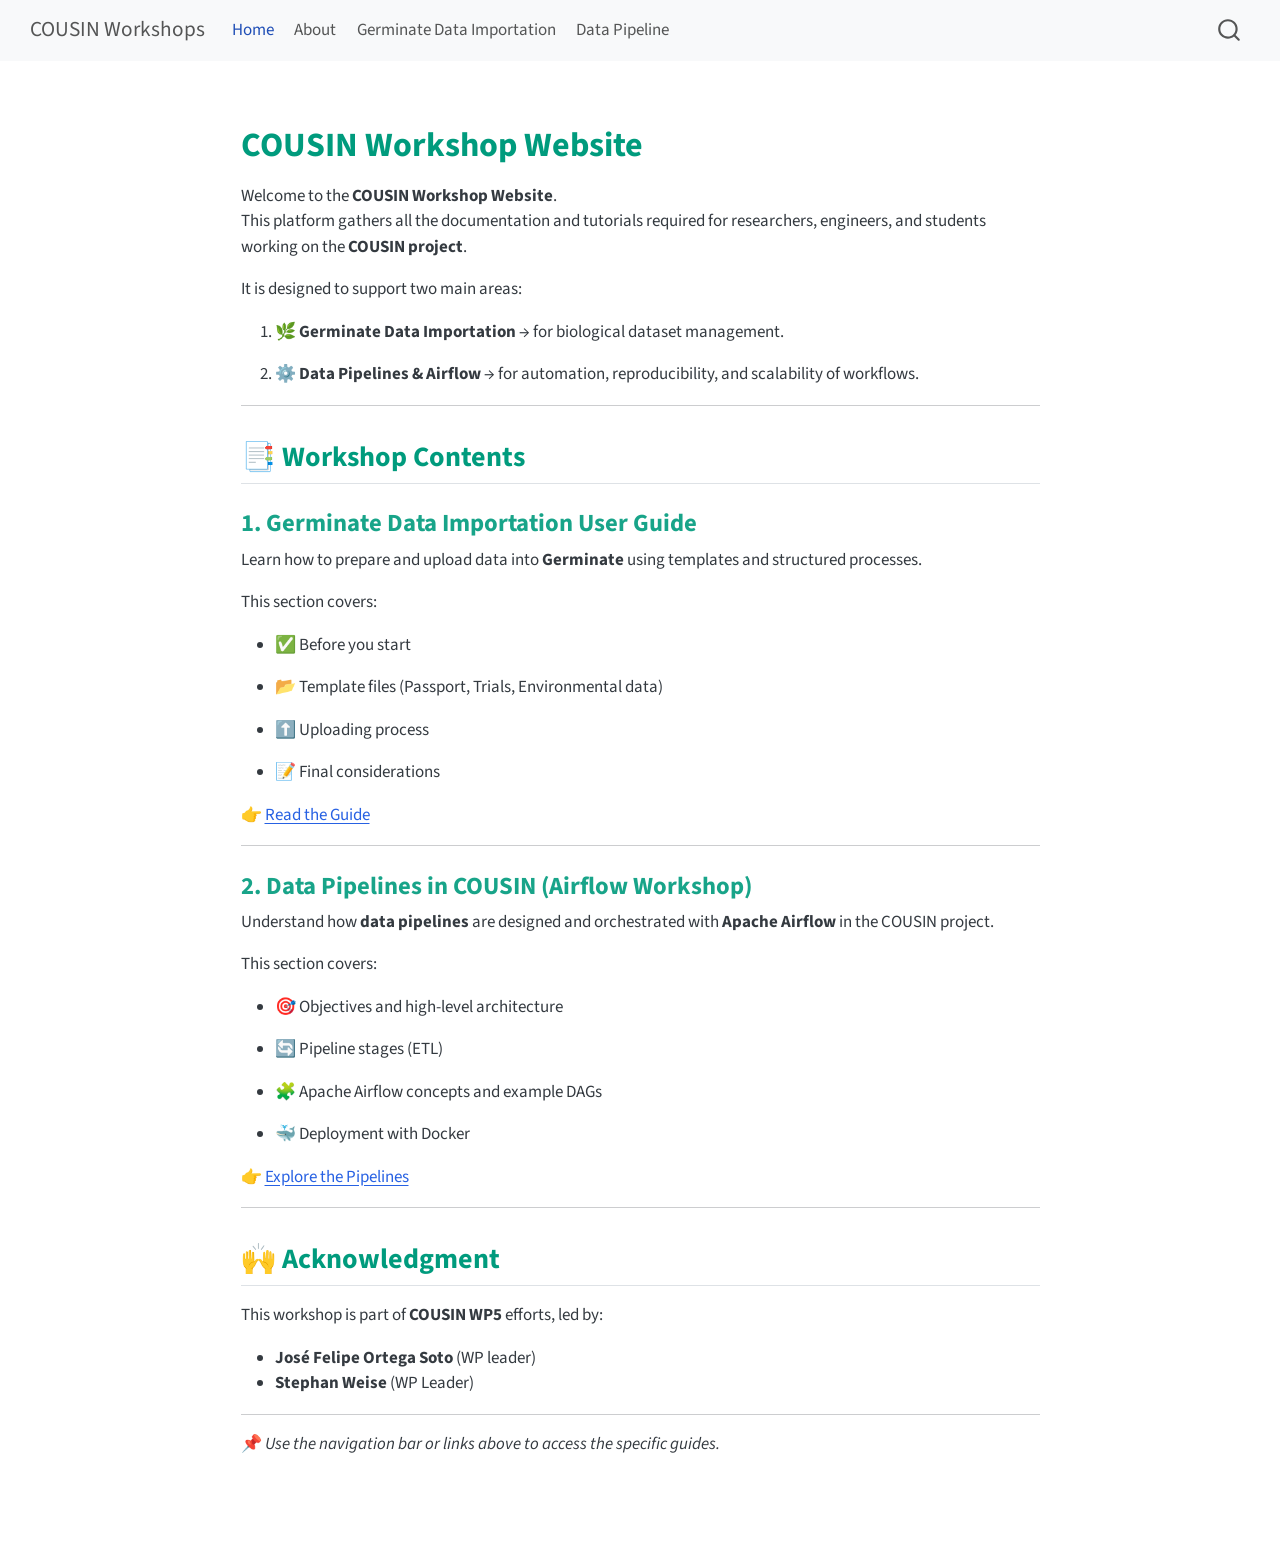
<file: index.html>
<!DOCTYPE html>
<html xmlns="http://www.w3.org/1999/xhtml" lang="en" xml:lang="en"><head>

<meta charset="utf-8">
<meta name="generator" content="quarto-1.4.554">

<meta name="viewport" content="width=device-width, initial-scale=1.0, user-scalable=yes">


<title>COUSIN Workshops -</title>
<style>
code{white-space: pre-wrap;}
span.smallcaps{font-variant: small-caps;}
div.columns{display: flex; gap: min(4vw, 1.5em);}
div.column{flex: auto; overflow-x: auto;}
div.hanging-indent{margin-left: 1.5em; text-indent: -1.5em;}
ul.task-list{list-style: none;}
ul.task-list li input[type="checkbox"] {
  width: 0.8em;
  margin: 0 0.8em 0.2em -1em; /* quarto-specific, see https://github.com/quarto-dev/quarto-cli/issues/4556 */ 
  vertical-align: middle;
}
</style>


<script src="site_libs/quarto-nav/quarto-nav.js"></script>
<script src="site_libs/quarto-nav/headroom.min.js"></script>
<script src="site_libs/clipboard/clipboard.min.js"></script>
<script src="site_libs/quarto-search/autocomplete.umd.js"></script>
<script src="site_libs/quarto-search/fuse.min.js"></script>
<script src="site_libs/quarto-search/quarto-search.js"></script>
<meta name="quarto:offset" content="./">
<script src="site_libs/quarto-html/quarto.js"></script>
<script src="site_libs/quarto-html/popper.min.js"></script>
<script src="site_libs/quarto-html/tippy.umd.min.js"></script>
<script src="site_libs/quarto-html/anchor.min.js"></script>
<link href="site_libs/quarto-html/tippy.css" rel="stylesheet">
<link href="site_libs/quarto-html/quarto-syntax-highlighting.css" rel="stylesheet" id="quarto-text-highlighting-styles">
<script src="site_libs/bootstrap/bootstrap.min.js"></script>
<link href="site_libs/bootstrap/bootstrap-icons.css" rel="stylesheet">
<link href="site_libs/bootstrap/bootstrap.min.css" rel="stylesheet" id="quarto-bootstrap" data-mode="light">
<script id="quarto-search-options" type="application/json">{
  "location": "navbar",
  "copy-button": false,
  "collapse-after": 3,
  "panel-placement": "end",
  "type": "overlay",
  "limit": 50,
  "keyboard-shortcut": [
    "f",
    "/",
    "s"
  ],
  "show-item-context": false,
  "language": {
    "search-no-results-text": "No results",
    "search-matching-documents-text": "matching documents",
    "search-copy-link-title": "Copy link to search",
    "search-hide-matches-text": "Hide additional matches",
    "search-more-match-text": "more match in this document",
    "search-more-matches-text": "more matches in this document",
    "search-clear-button-title": "Clear",
    "search-text-placeholder": "",
    "search-detached-cancel-button-title": "Cancel",
    "search-submit-button-title": "Submit",
    "search-label": "Search"
  }
}</script>


<link rel="stylesheet" href="styles.css">
</head>

<body class="nav-fixed fullcontent">

<div id="quarto-search-results"></div>
  <header id="quarto-header" class="headroom fixed-top">
    <nav class="navbar navbar-expand-lg " data-bs-theme="dark">
      <div class="navbar-container container-fluid">
      <div class="navbar-brand-container mx-auto">
    <a class="navbar-brand" href="./index.html">
    <span class="navbar-title">COUSIN Workshops</span>
    </a>
  </div>
            <div id="quarto-search" class="" title="Search"></div>
          <button class="navbar-toggler" type="button" data-bs-toggle="collapse" data-bs-target="#navbarCollapse" aria-controls="navbarCollapse" aria-expanded="false" aria-label="Toggle navigation" onclick="if (window.quartoToggleHeadroom) { window.quartoToggleHeadroom(); }">
  <span class="navbar-toggler-icon"></span>
</button>
          <div class="collapse navbar-collapse" id="navbarCollapse">
            <ul class="navbar-nav navbar-nav-scroll me-auto">
  <li class="nav-item">
    <a class="nav-link active" href="./index.html" aria-current="page"> 
<span class="menu-text">Home</span></a>
  </li>  
  <li class="nav-item">
    <a class="nav-link" href="./about.html"> 
<span class="menu-text">About</span></a>
  </li>  
  <li class="nav-item">
    <a class="nav-link" href="./germinate/index.html"> 
<span class="menu-text">Germinate Data Importation</span></a>
  </li>  
  <li class="nav-item">
    <a class="nav-link" href="./pipeline/index.html"> 
<span class="menu-text">Data Pipeline</span></a>
  </li>  
</ul>
          </div> <!-- /navcollapse -->
          <div class="quarto-navbar-tools">
</div>
      </div> <!-- /container-fluid -->
    </nav>
</header>
<!-- content -->
<div id="quarto-content" class="quarto-container page-columns page-rows-contents page-layout-article page-navbar">
<!-- sidebar -->
<!-- margin-sidebar -->
    
<!-- main -->
<main class="content" id="quarto-document-content">




<section id="cousin-workshop-website" class="level1">
<h1>COUSIN Workshop Website</h1>
<p>Welcome to the <strong>COUSIN Workshop Website</strong>.<br>
This platform gathers all the documentation and tutorials required for researchers, engineers, and students working on the <strong>COUSIN project</strong>.</p>
<p>It is designed to support two main areas:</p>
<ol type="1">
<li><p>🌿 <strong>Germinate Data Importation</strong> → for biological dataset management.</p></li>
<li><p>⚙️ <strong>Data Pipelines &amp; Airflow</strong> → for automation, reproducibility, and scalability of workflows.</p></li>
</ol>
<hr>
<section id="workshop-contents" class="level2">
<h2 class="anchored" data-anchor-id="workshop-contents">📑 Workshop Contents</h2>
<section id="germinate-data-importation-user-guide" class="level3">
<h3 class="anchored" data-anchor-id="germinate-data-importation-user-guide">1. Germinate Data Importation User Guide</h3>
<p>Learn how to prepare and upload data into <strong>Germinate</strong> using templates and structured processes.</p>
<p>This section covers:</p>
<ul>
<li><p>✅ Before you start</p></li>
<li><p>📂 Template files (Passport, Trials, Environmental data)</p></li>
<li><p>⬆️ Uploading process</p></li>
<li><p>📝 Final considerations</p></li>
</ul>
<p>👉 <a href="https://cousin-he.github.io/data-pipelines/germinate/">Read the Guide</a></p>
<hr>
</section>
<section id="data-pipelines-in-cousin-airflow-workshop" class="level3">
<h3 class="anchored" data-anchor-id="data-pipelines-in-cousin-airflow-workshop">2. Data Pipelines in COUSIN (Airflow Workshop)</h3>
<p>Understand how <strong>data pipelines</strong> are designed and orchestrated with <strong>Apache Airflow</strong> in the COUSIN project.</p>
<p>This section covers:</p>
<ul>
<li><p>🎯 Objectives and high-level architecture</p></li>
<li><p>🔄 Pipeline stages (ETL)</p></li>
<li><p>🧩 Apache Airflow concepts and example DAGs</p></li>
<li><p>🐳 Deployment with Docker</p></li>
</ul>
<p>👉 <a href="https://cousin-he.github.io/data-pipelines/pipeline/">Explore the Pipelines</a></p>
<hr>
</section>
</section>
<section id="acknowledgment" class="level2">
<h2 class="anchored" data-anchor-id="acknowledgment">🙌 Acknowledgment</h2>
<p>This workshop is part of <strong>COUSIN WP5</strong> efforts, led by:</p>
<ul>
<li><strong>José Felipe Ortega Soto</strong> (WP leader)</li>
<li><strong>Stephan Weise</strong> (WP Leader)</li>
</ul>
<hr>
<p>📌 <em>Use the navigation bar or links above to access the specific guides.</em></p>


</section>
</section>

</main> <!-- /main -->
<script id="quarto-html-after-body" type="application/javascript">
window.document.addEventListener("DOMContentLoaded", function (event) {
  const toggleBodyColorMode = (bsSheetEl) => {
    const mode = bsSheetEl.getAttribute("data-mode");
    const bodyEl = window.document.querySelector("body");
    if (mode === "dark") {
      bodyEl.classList.add("quarto-dark");
      bodyEl.classList.remove("quarto-light");
    } else {
      bodyEl.classList.add("quarto-light");
      bodyEl.classList.remove("quarto-dark");
    }
  }
  const toggleBodyColorPrimary = () => {
    const bsSheetEl = window.document.querySelector("link#quarto-bootstrap");
    if (bsSheetEl) {
      toggleBodyColorMode(bsSheetEl);
    }
  }
  toggleBodyColorPrimary();  
  const icon = "";
  const anchorJS = new window.AnchorJS();
  anchorJS.options = {
    placement: 'right',
    icon: icon
  };
  anchorJS.add('.anchored');
  const isCodeAnnotation = (el) => {
    for (const clz of el.classList) {
      if (clz.startsWith('code-annotation-')) {                     
        return true;
      }
    }
    return false;
  }
  const clipboard = new window.ClipboardJS('.code-copy-button', {
    text: function(trigger) {
      const codeEl = trigger.previousElementSibling.cloneNode(true);
      for (const childEl of codeEl.children) {
        if (isCodeAnnotation(childEl)) {
          childEl.remove();
        }
      }
      return codeEl.innerText;
    }
  });
  clipboard.on('success', function(e) {
    // button target
    const button = e.trigger;
    // don't keep focus
    button.blur();
    // flash "checked"
    button.classList.add('code-copy-button-checked');
    var currentTitle = button.getAttribute("title");
    button.setAttribute("title", "Copied!");
    let tooltip;
    if (window.bootstrap) {
      button.setAttribute("data-bs-toggle", "tooltip");
      button.setAttribute("data-bs-placement", "left");
      button.setAttribute("data-bs-title", "Copied!");
      tooltip = new bootstrap.Tooltip(button, 
        { trigger: "manual", 
          customClass: "code-copy-button-tooltip",
          offset: [0, -8]});
      tooltip.show();    
    }
    setTimeout(function() {
      if (tooltip) {
        tooltip.hide();
        button.removeAttribute("data-bs-title");
        button.removeAttribute("data-bs-toggle");
        button.removeAttribute("data-bs-placement");
      }
      button.setAttribute("title", currentTitle);
      button.classList.remove('code-copy-button-checked');
    }, 1000);
    // clear code selection
    e.clearSelection();
  });
    var localhostRegex = new RegExp(/^(?:http|https):\/\/localhost\:?[0-9]*\//);
    var mailtoRegex = new RegExp(/^mailto:/);
      var filterRegex = new RegExp("https:\/\/cousin-he\.github\.io\/data-templates-workshop\/");
    var isInternal = (href) => {
        return filterRegex.test(href) || localhostRegex.test(href) || mailtoRegex.test(href);
    }
    // Inspect non-navigation links and adorn them if external
 	var links = window.document.querySelectorAll('a[href]:not(.nav-link):not(.navbar-brand):not(.toc-action):not(.sidebar-link):not(.sidebar-item-toggle):not(.pagination-link):not(.no-external):not([aria-hidden]):not(.dropdown-item):not(.quarto-navigation-tool)');
    for (var i=0; i<links.length; i++) {
      const link = links[i];
      if (!isInternal(link.href)) {
        // undo the damage that might have been done by quarto-nav.js in the case of
        // links that we want to consider external
        if (link.dataset.originalHref !== undefined) {
          link.href = link.dataset.originalHref;
        }
      }
    }
  function tippyHover(el, contentFn, onTriggerFn, onUntriggerFn) {
    const config = {
      allowHTML: true,
      maxWidth: 500,
      delay: 100,
      arrow: false,
      appendTo: function(el) {
          return el.parentElement;
      },
      interactive: true,
      interactiveBorder: 10,
      theme: 'quarto',
      placement: 'bottom-start',
    };
    if (contentFn) {
      config.content = contentFn;
    }
    if (onTriggerFn) {
      config.onTrigger = onTriggerFn;
    }
    if (onUntriggerFn) {
      config.onUntrigger = onUntriggerFn;
    }
    window.tippy(el, config); 
  }
  const noterefs = window.document.querySelectorAll('a[role="doc-noteref"]');
  for (var i=0; i<noterefs.length; i++) {
    const ref = noterefs[i];
    tippyHover(ref, function() {
      // use id or data attribute instead here
      let href = ref.getAttribute('data-footnote-href') || ref.getAttribute('href');
      try { href = new URL(href).hash; } catch {}
      const id = href.replace(/^#\/?/, "");
      const note = window.document.getElementById(id);
      if (note) {
        return note.innerHTML;
      } else {
        return "";
      }
    });
  }
  const xrefs = window.document.querySelectorAll('a.quarto-xref');
  const processXRef = (id, note) => {
    // Strip column container classes
    const stripColumnClz = (el) => {
      el.classList.remove("page-full", "page-columns");
      if (el.children) {
        for (const child of el.children) {
          stripColumnClz(child);
        }
      }
    }
    stripColumnClz(note)
    if (id === null || id.startsWith('sec-')) {
      // Special case sections, only their first couple elements
      const container = document.createElement("div");
      if (note.children && note.children.length > 2) {
        container.appendChild(note.children[0].cloneNode(true));
        for (let i = 1; i < note.children.length; i++) {
          const child = note.children[i];
          if (child.tagName === "P" && child.innerText === "") {
            continue;
          } else {
            container.appendChild(child.cloneNode(true));
            break;
          }
        }
        if (window.Quarto?.typesetMath) {
          window.Quarto.typesetMath(container);
        }
        return container.innerHTML
      } else {
        if (window.Quarto?.typesetMath) {
          window.Quarto.typesetMath(note);
        }
        return note.innerHTML;
      }
    } else {
      // Remove any anchor links if they are present
      const anchorLink = note.querySelector('a.anchorjs-link');
      if (anchorLink) {
        anchorLink.remove();
      }
      if (window.Quarto?.typesetMath) {
        window.Quarto.typesetMath(note);
      }
      // TODO in 1.5, we should make sure this works without a callout special case
      if (note.classList.contains("callout")) {
        return note.outerHTML;
      } else {
        return note.innerHTML;
      }
    }
  }
  for (var i=0; i<xrefs.length; i++) {
    const xref = xrefs[i];
    tippyHover(xref, undefined, function(instance) {
      instance.disable();
      let url = xref.getAttribute('href');
      let hash = undefined; 
      if (url.startsWith('#')) {
        hash = url;
      } else {
        try { hash = new URL(url).hash; } catch {}
      }
      if (hash) {
        const id = hash.replace(/^#\/?/, "");
        const note = window.document.getElementById(id);
        if (note !== null) {
          try {
            const html = processXRef(id, note.cloneNode(true));
            instance.setContent(html);
          } finally {
            instance.enable();
            instance.show();
          }
        } else {
          // See if we can fetch this
          fetch(url.split('#')[0])
          .then(res => res.text())
          .then(html => {
            const parser = new DOMParser();
            const htmlDoc = parser.parseFromString(html, "text/html");
            const note = htmlDoc.getElementById(id);
            if (note !== null) {
              const html = processXRef(id, note);
              instance.setContent(html);
            } 
          }).finally(() => {
            instance.enable();
            instance.show();
          });
        }
      } else {
        // See if we can fetch a full url (with no hash to target)
        // This is a special case and we should probably do some content thinning / targeting
        fetch(url)
        .then(res => res.text())
        .then(html => {
          const parser = new DOMParser();
          const htmlDoc = parser.parseFromString(html, "text/html");
          const note = htmlDoc.querySelector('main.content');
          if (note !== null) {
            // This should only happen for chapter cross references
            // (since there is no id in the URL)
            // remove the first header
            if (note.children.length > 0 && note.children[0].tagName === "HEADER") {
              note.children[0].remove();
            }
            const html = processXRef(null, note);
            instance.setContent(html);
          } 
        }).finally(() => {
          instance.enable();
          instance.show();
        });
      }
    }, function(instance) {
    });
  }
      let selectedAnnoteEl;
      const selectorForAnnotation = ( cell, annotation) => {
        let cellAttr = 'data-code-cell="' + cell + '"';
        let lineAttr = 'data-code-annotation="' +  annotation + '"';
        const selector = 'span[' + cellAttr + '][' + lineAttr + ']';
        return selector;
      }
      const selectCodeLines = (annoteEl) => {
        const doc = window.document;
        const targetCell = annoteEl.getAttribute("data-target-cell");
        const targetAnnotation = annoteEl.getAttribute("data-target-annotation");
        const annoteSpan = window.document.querySelector(selectorForAnnotation(targetCell, targetAnnotation));
        const lines = annoteSpan.getAttribute("data-code-lines").split(",");
        const lineIds = lines.map((line) => {
          return targetCell + "-" + line;
        })
        let top = null;
        let height = null;
        let parent = null;
        if (lineIds.length > 0) {
            //compute the position of the single el (top and bottom and make a div)
            const el = window.document.getElementById(lineIds[0]);
            top = el.offsetTop;
            height = el.offsetHeight;
            parent = el.parentElement.parentElement;
          if (lineIds.length > 1) {
            const lastEl = window.document.getElementById(lineIds[lineIds.length - 1]);
            const bottom = lastEl.offsetTop + lastEl.offsetHeight;
            height = bottom - top;
          }
          if (top !== null && height !== null && parent !== null) {
            // cook up a div (if necessary) and position it 
            let div = window.document.getElementById("code-annotation-line-highlight");
            if (div === null) {
              div = window.document.createElement("div");
              div.setAttribute("id", "code-annotation-line-highlight");
              div.style.position = 'absolute';
              parent.appendChild(div);
            }
            div.style.top = top - 2 + "px";
            div.style.height = height + 4 + "px";
            div.style.left = 0;
            let gutterDiv = window.document.getElementById("code-annotation-line-highlight-gutter");
            if (gutterDiv === null) {
              gutterDiv = window.document.createElement("div");
              gutterDiv.setAttribute("id", "code-annotation-line-highlight-gutter");
              gutterDiv.style.position = 'absolute';
              const codeCell = window.document.getElementById(targetCell);
              const gutter = codeCell.querySelector('.code-annotation-gutter');
              gutter.appendChild(gutterDiv);
            }
            gutterDiv.style.top = top - 2 + "px";
            gutterDiv.style.height = height + 4 + "px";
          }
          selectedAnnoteEl = annoteEl;
        }
      };
      const unselectCodeLines = () => {
        const elementsIds = ["code-annotation-line-highlight", "code-annotation-line-highlight-gutter"];
        elementsIds.forEach((elId) => {
          const div = window.document.getElementById(elId);
          if (div) {
            div.remove();
          }
        });
        selectedAnnoteEl = undefined;
      };
        // Handle positioning of the toggle
    window.addEventListener(
      "resize",
      throttle(() => {
        elRect = undefined;
        if (selectedAnnoteEl) {
          selectCodeLines(selectedAnnoteEl);
        }
      }, 10)
    );
    function throttle(fn, ms) {
    let throttle = false;
    let timer;
      return (...args) => {
        if(!throttle) { // first call gets through
            fn.apply(this, args);
            throttle = true;
        } else { // all the others get throttled
            if(timer) clearTimeout(timer); // cancel #2
            timer = setTimeout(() => {
              fn.apply(this, args);
              timer = throttle = false;
            }, ms);
        }
      };
    }
      // Attach click handler to the DT
      const annoteDls = window.document.querySelectorAll('dt[data-target-cell]');
      for (const annoteDlNode of annoteDls) {
        annoteDlNode.addEventListener('click', (event) => {
          const clickedEl = event.target;
          if (clickedEl !== selectedAnnoteEl) {
            unselectCodeLines();
            const activeEl = window.document.querySelector('dt[data-target-cell].code-annotation-active');
            if (activeEl) {
              activeEl.classList.remove('code-annotation-active');
            }
            selectCodeLines(clickedEl);
            clickedEl.classList.add('code-annotation-active');
          } else {
            // Unselect the line
            unselectCodeLines();
            clickedEl.classList.remove('code-annotation-active');
          }
        });
      }
  const findCites = (el) => {
    const parentEl = el.parentElement;
    if (parentEl) {
      const cites = parentEl.dataset.cites;
      if (cites) {
        return {
          el,
          cites: cites.split(' ')
        };
      } else {
        return findCites(el.parentElement)
      }
    } else {
      return undefined;
    }
  };
  var bibliorefs = window.document.querySelectorAll('a[role="doc-biblioref"]');
  for (var i=0; i<bibliorefs.length; i++) {
    const ref = bibliorefs[i];
    const citeInfo = findCites(ref);
    if (citeInfo) {
      tippyHover(citeInfo.el, function() {
        var popup = window.document.createElement('div');
        citeInfo.cites.forEach(function(cite) {
          var citeDiv = window.document.createElement('div');
          citeDiv.classList.add('hanging-indent');
          citeDiv.classList.add('csl-entry');
          var biblioDiv = window.document.getElementById('ref-' + cite);
          if (biblioDiv) {
            citeDiv.innerHTML = biblioDiv.innerHTML;
          }
          popup.appendChild(citeDiv);
        });
        return popup.innerHTML;
      });
    }
  }
});
</script>
</div> <!-- /content -->




</body></html>
</file>
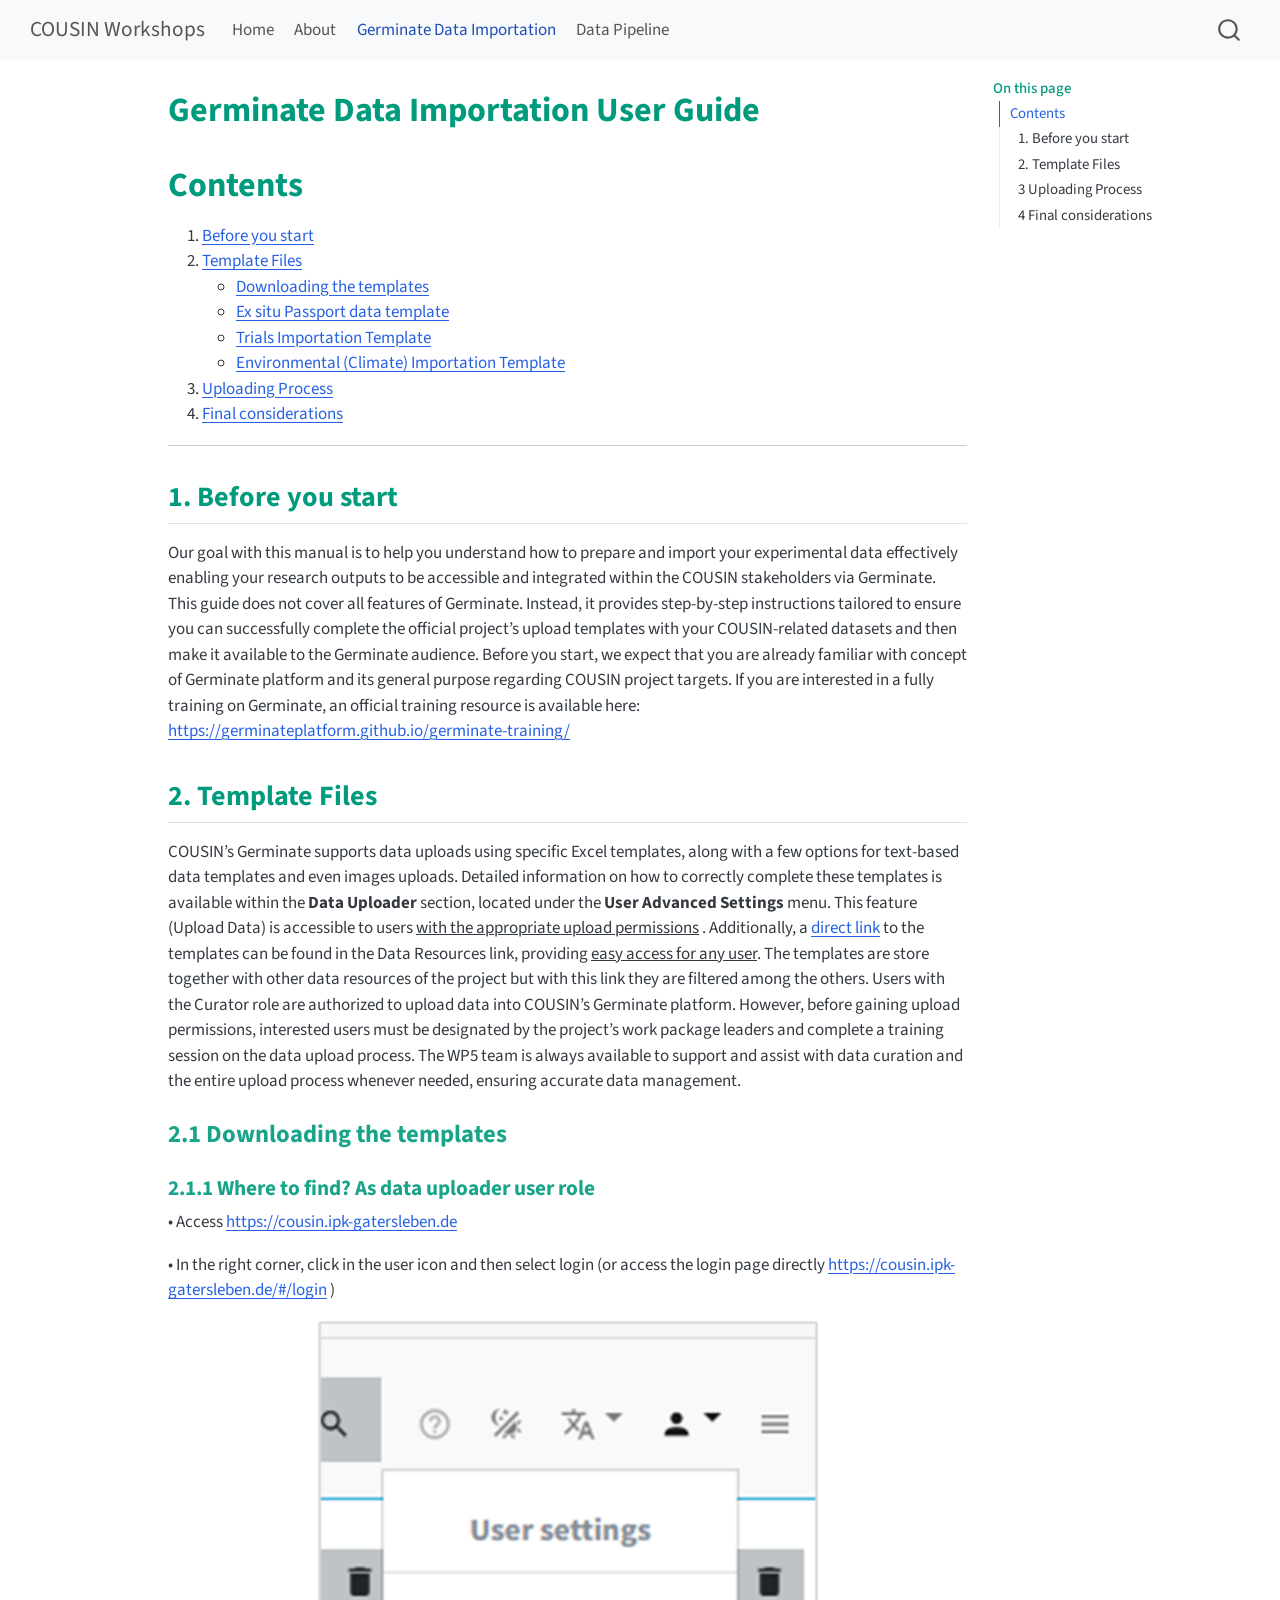
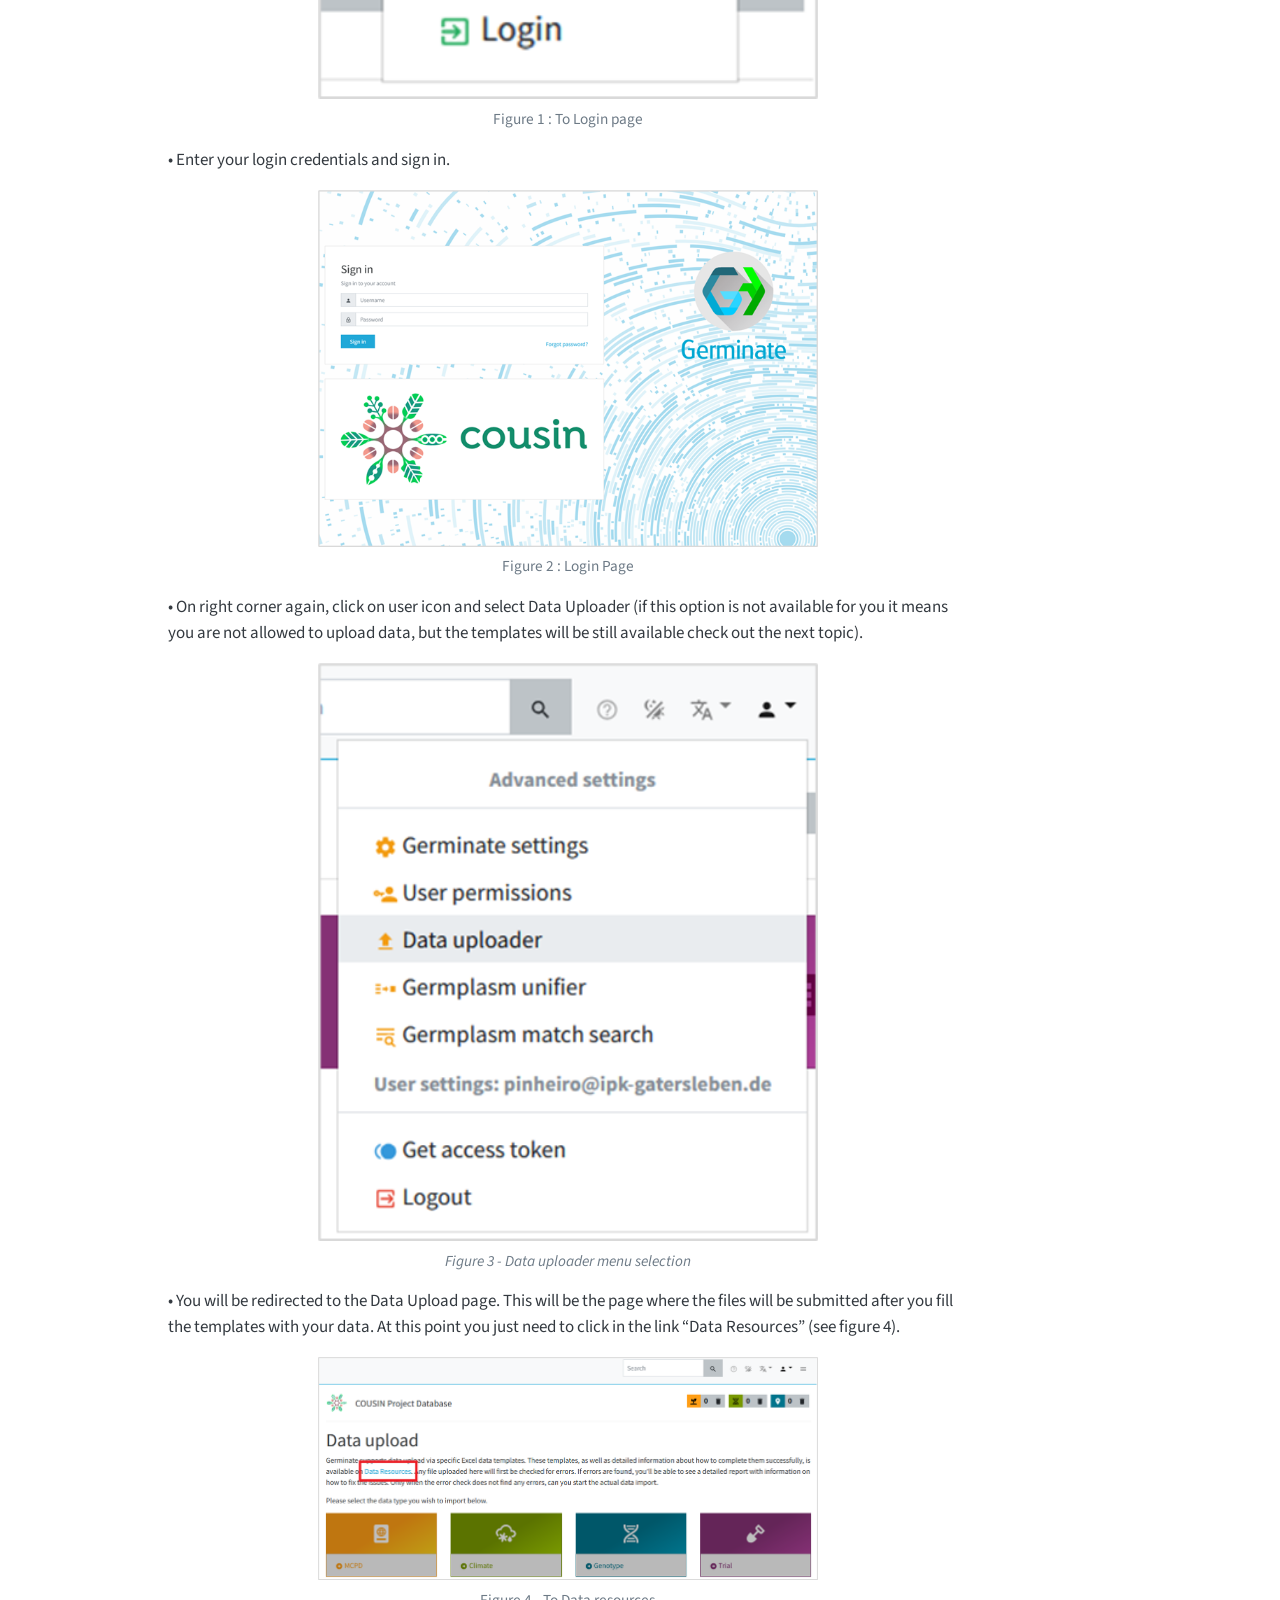
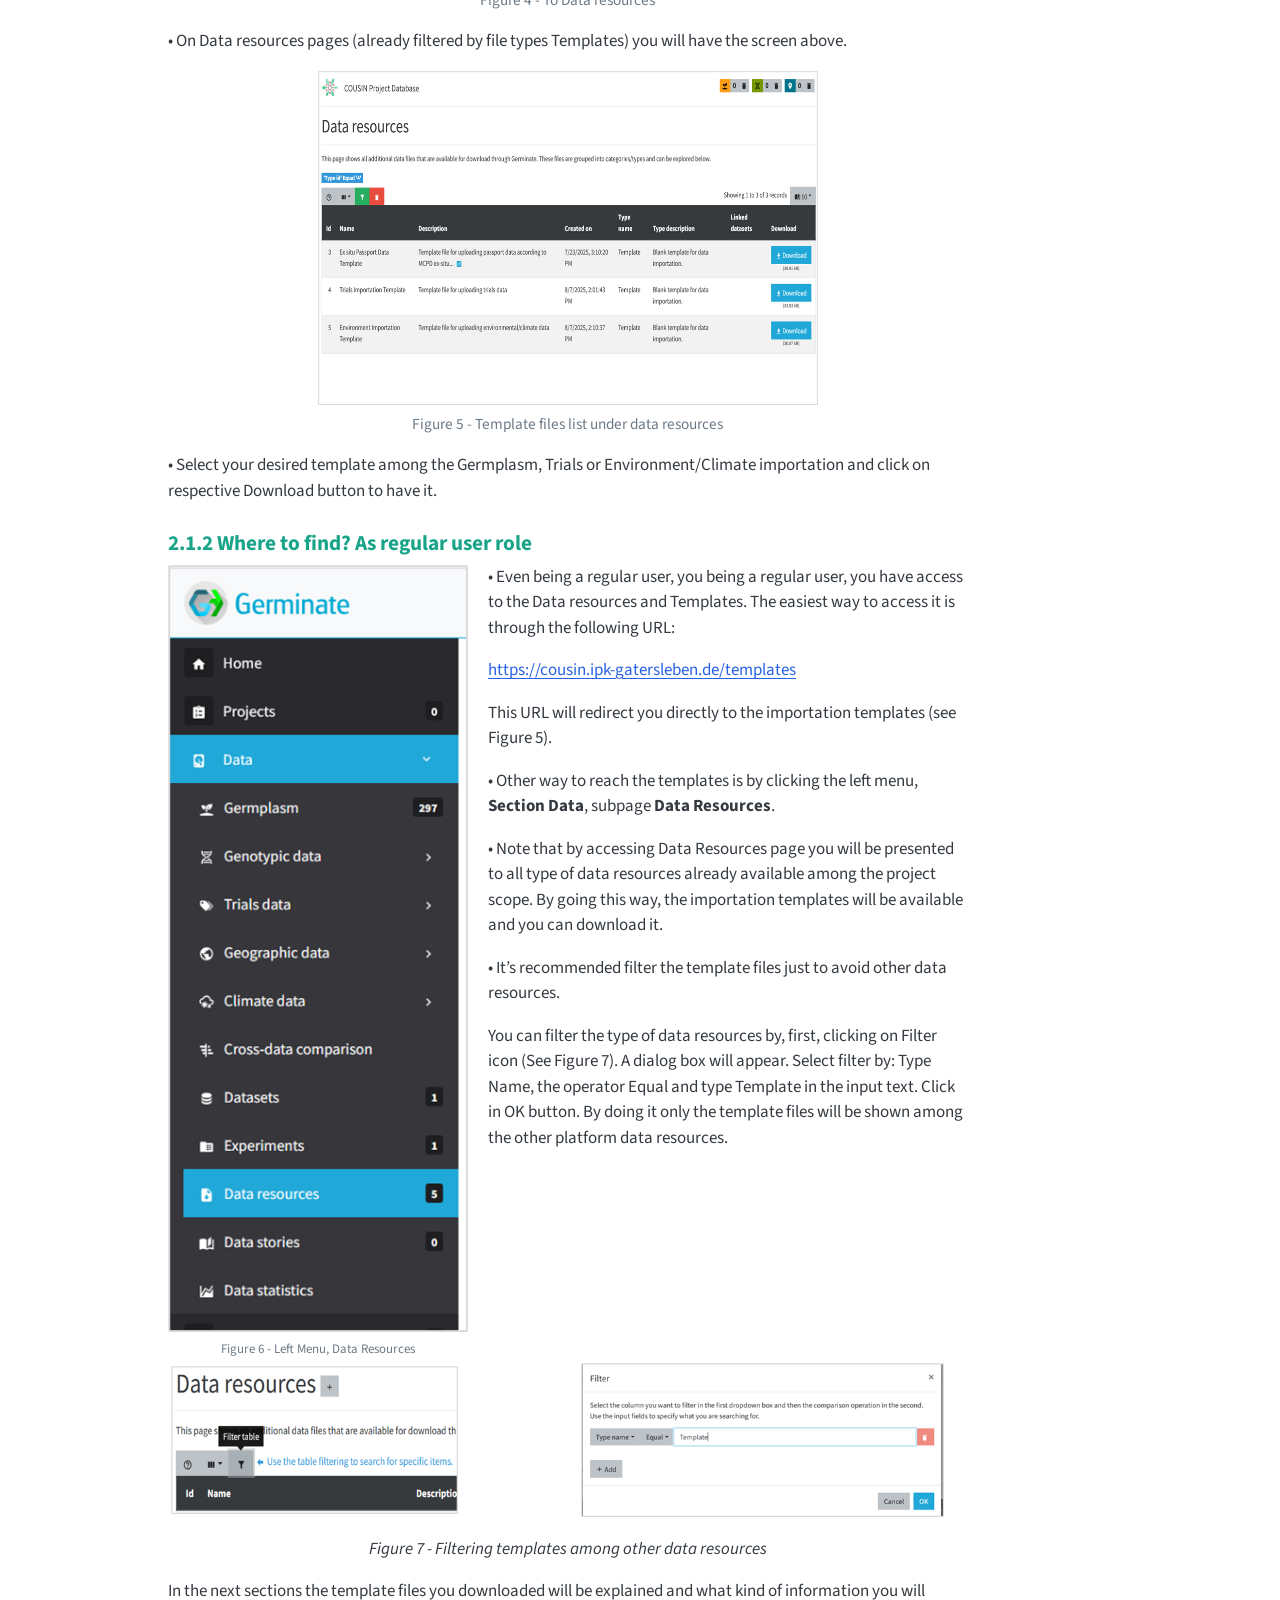
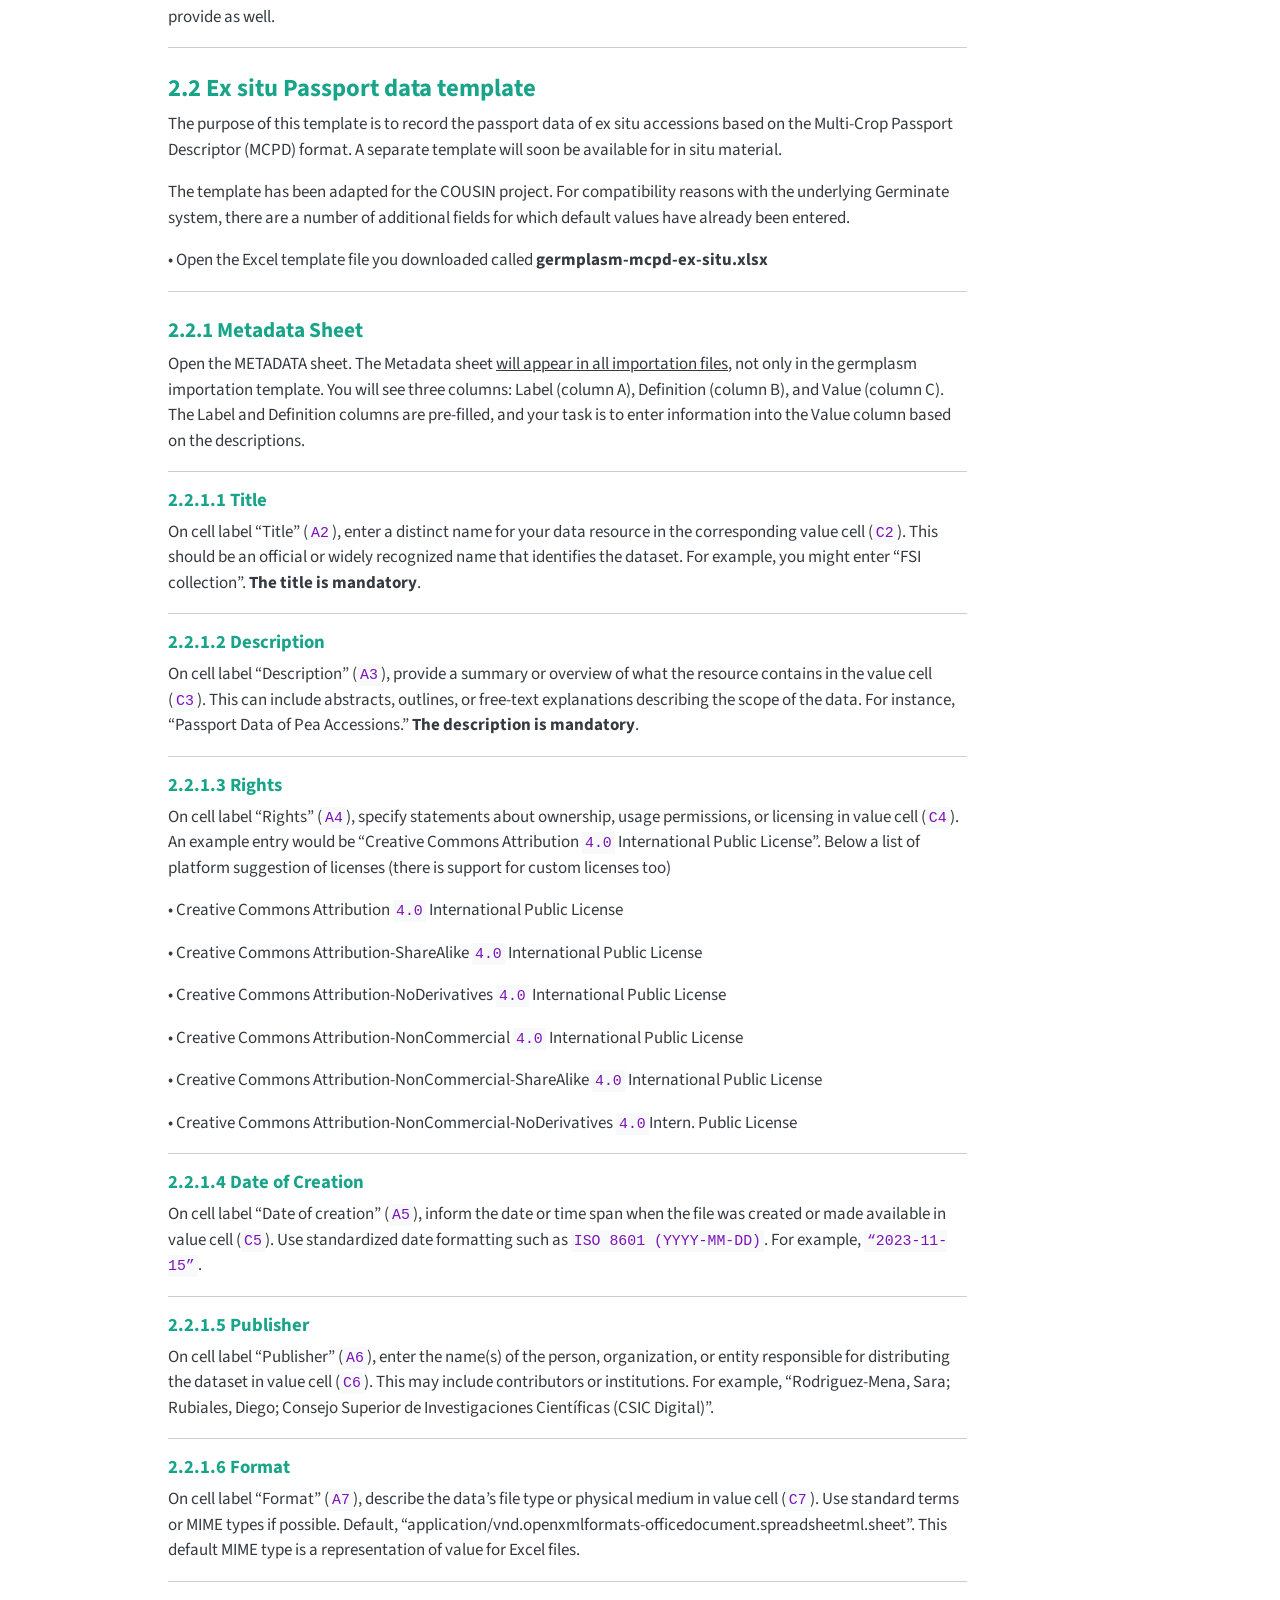
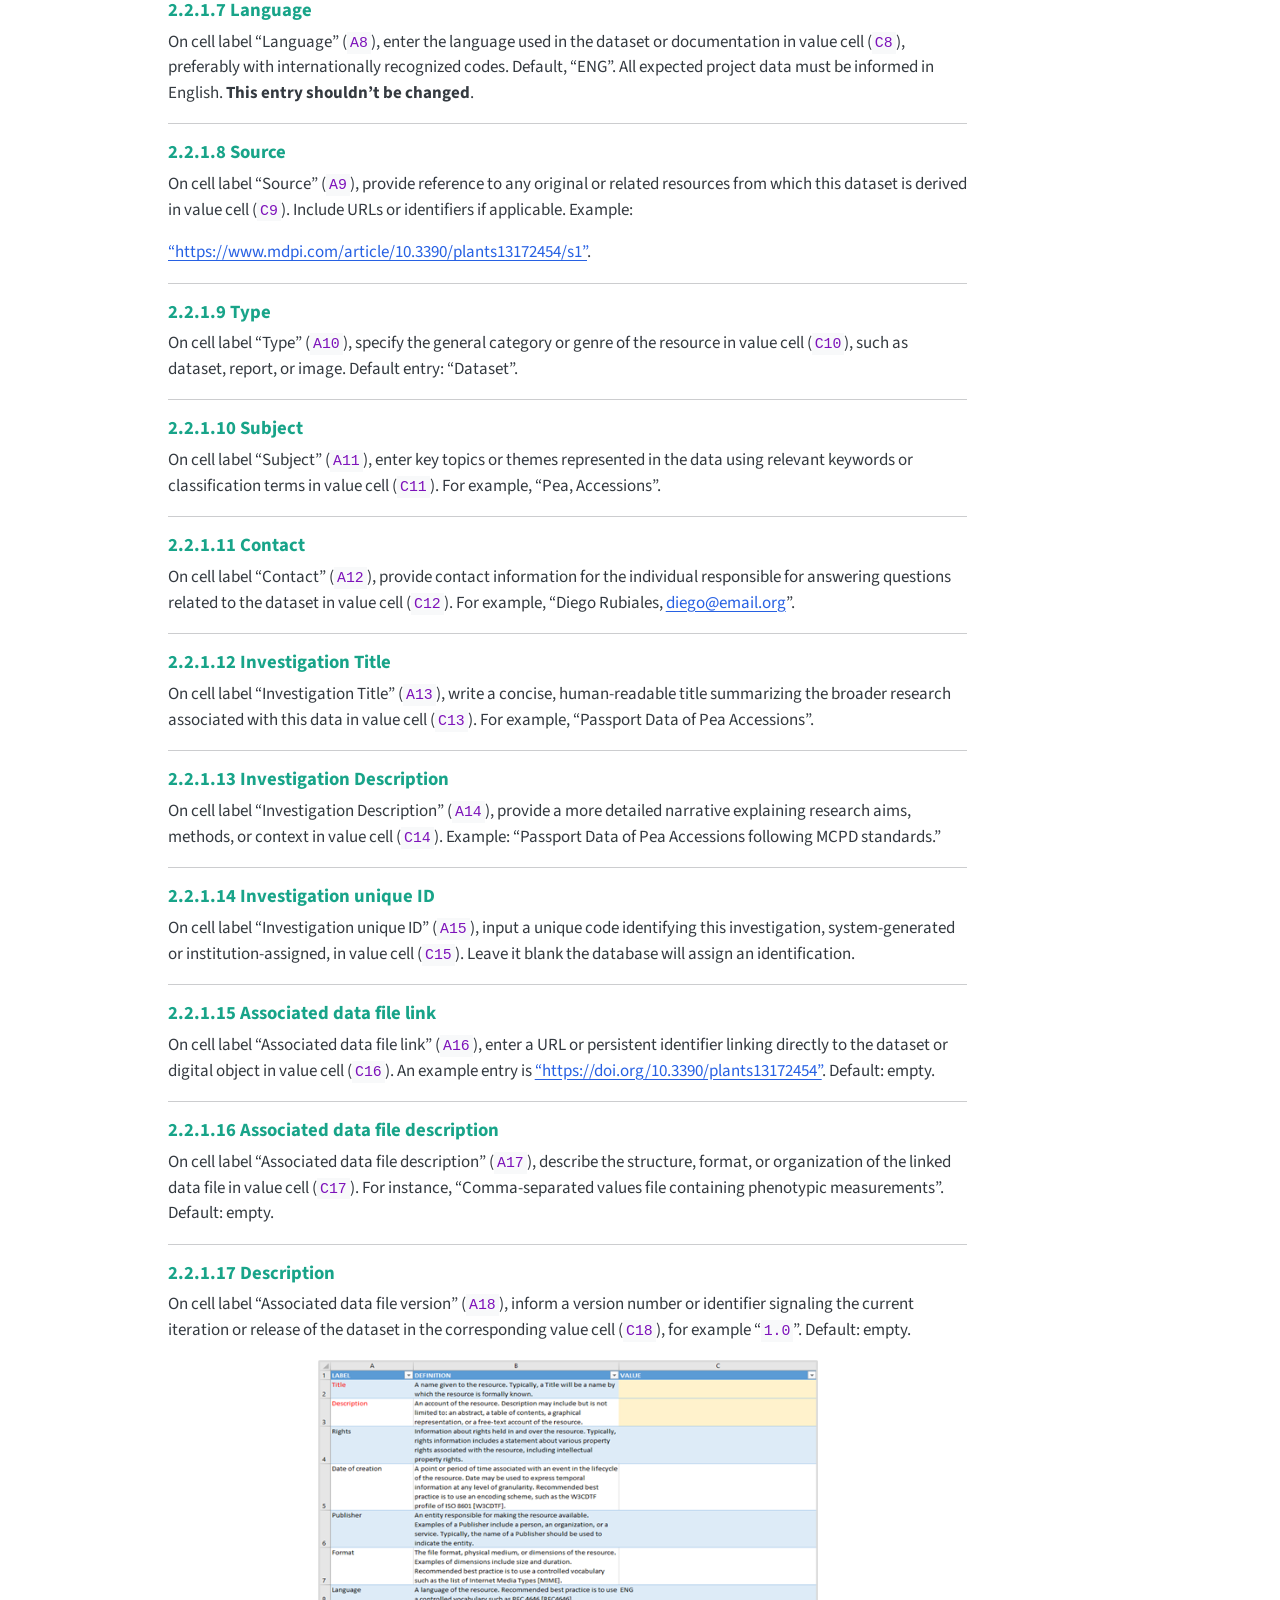
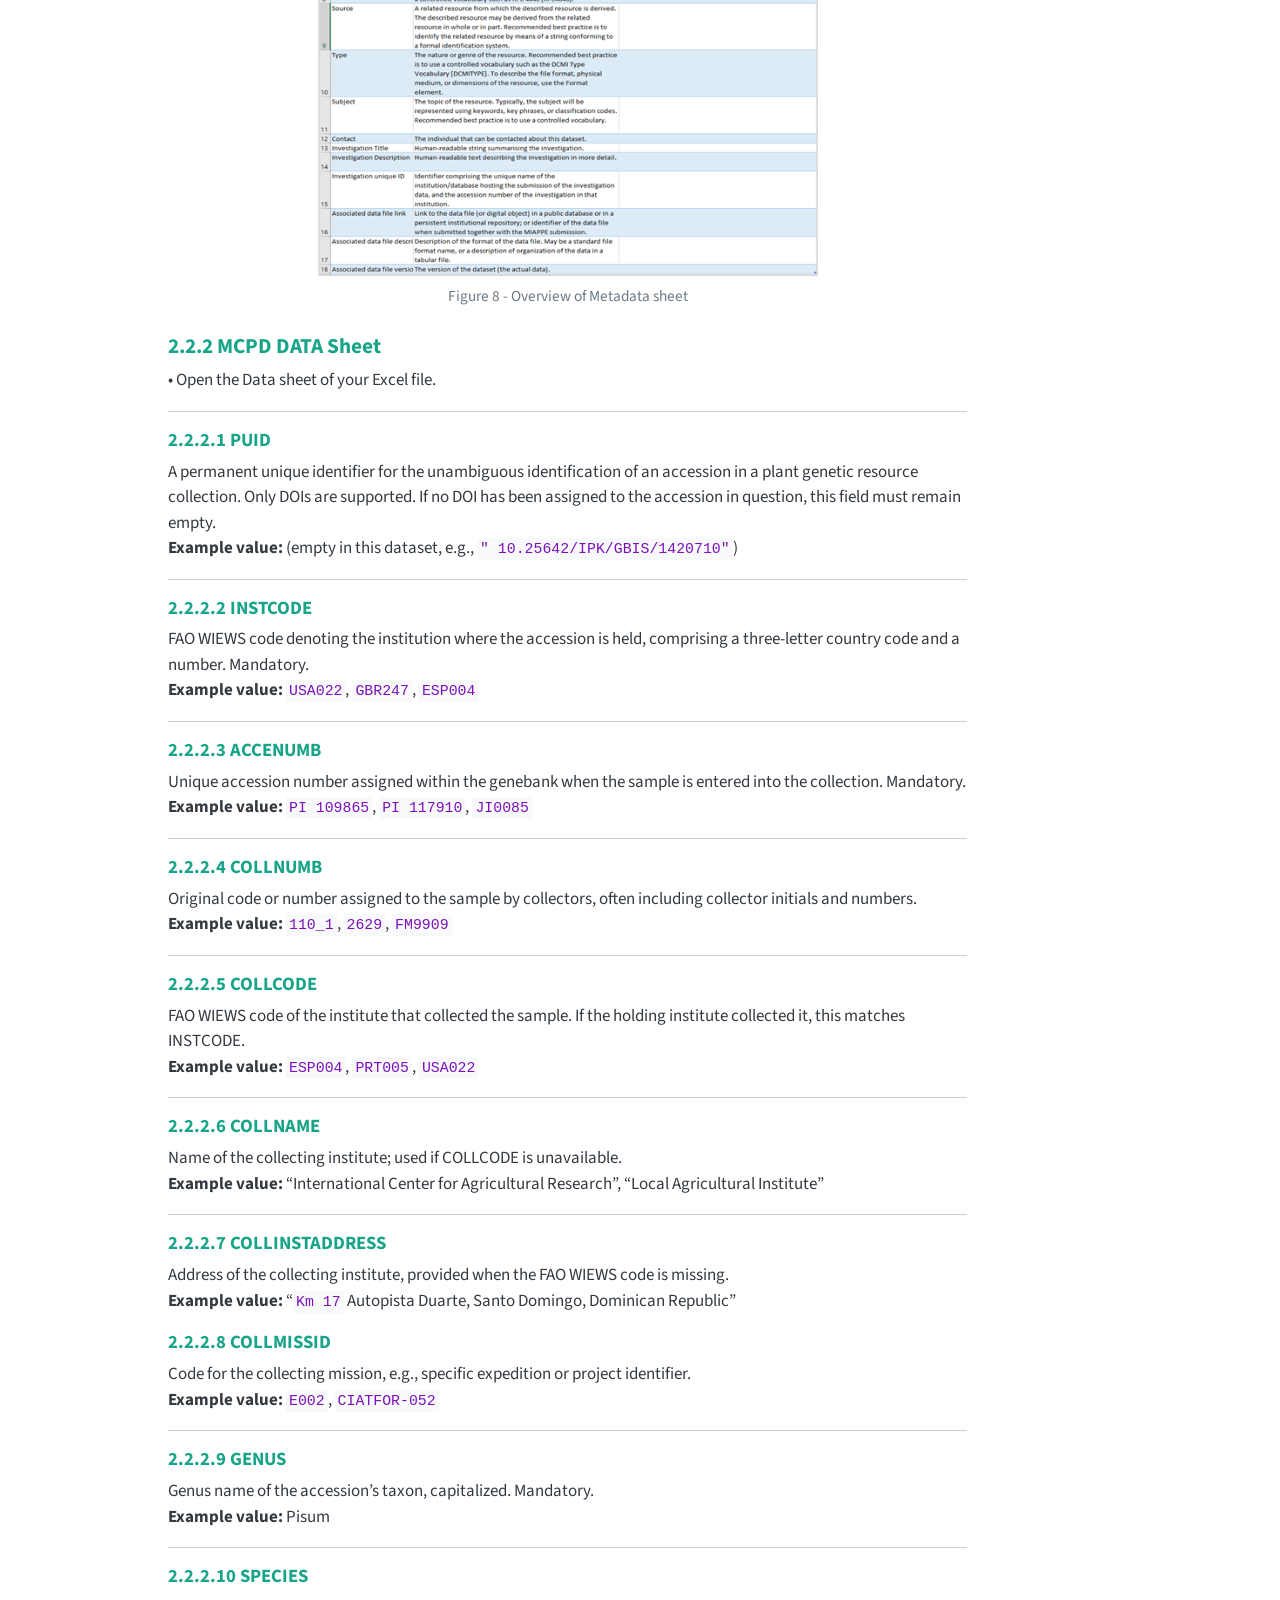
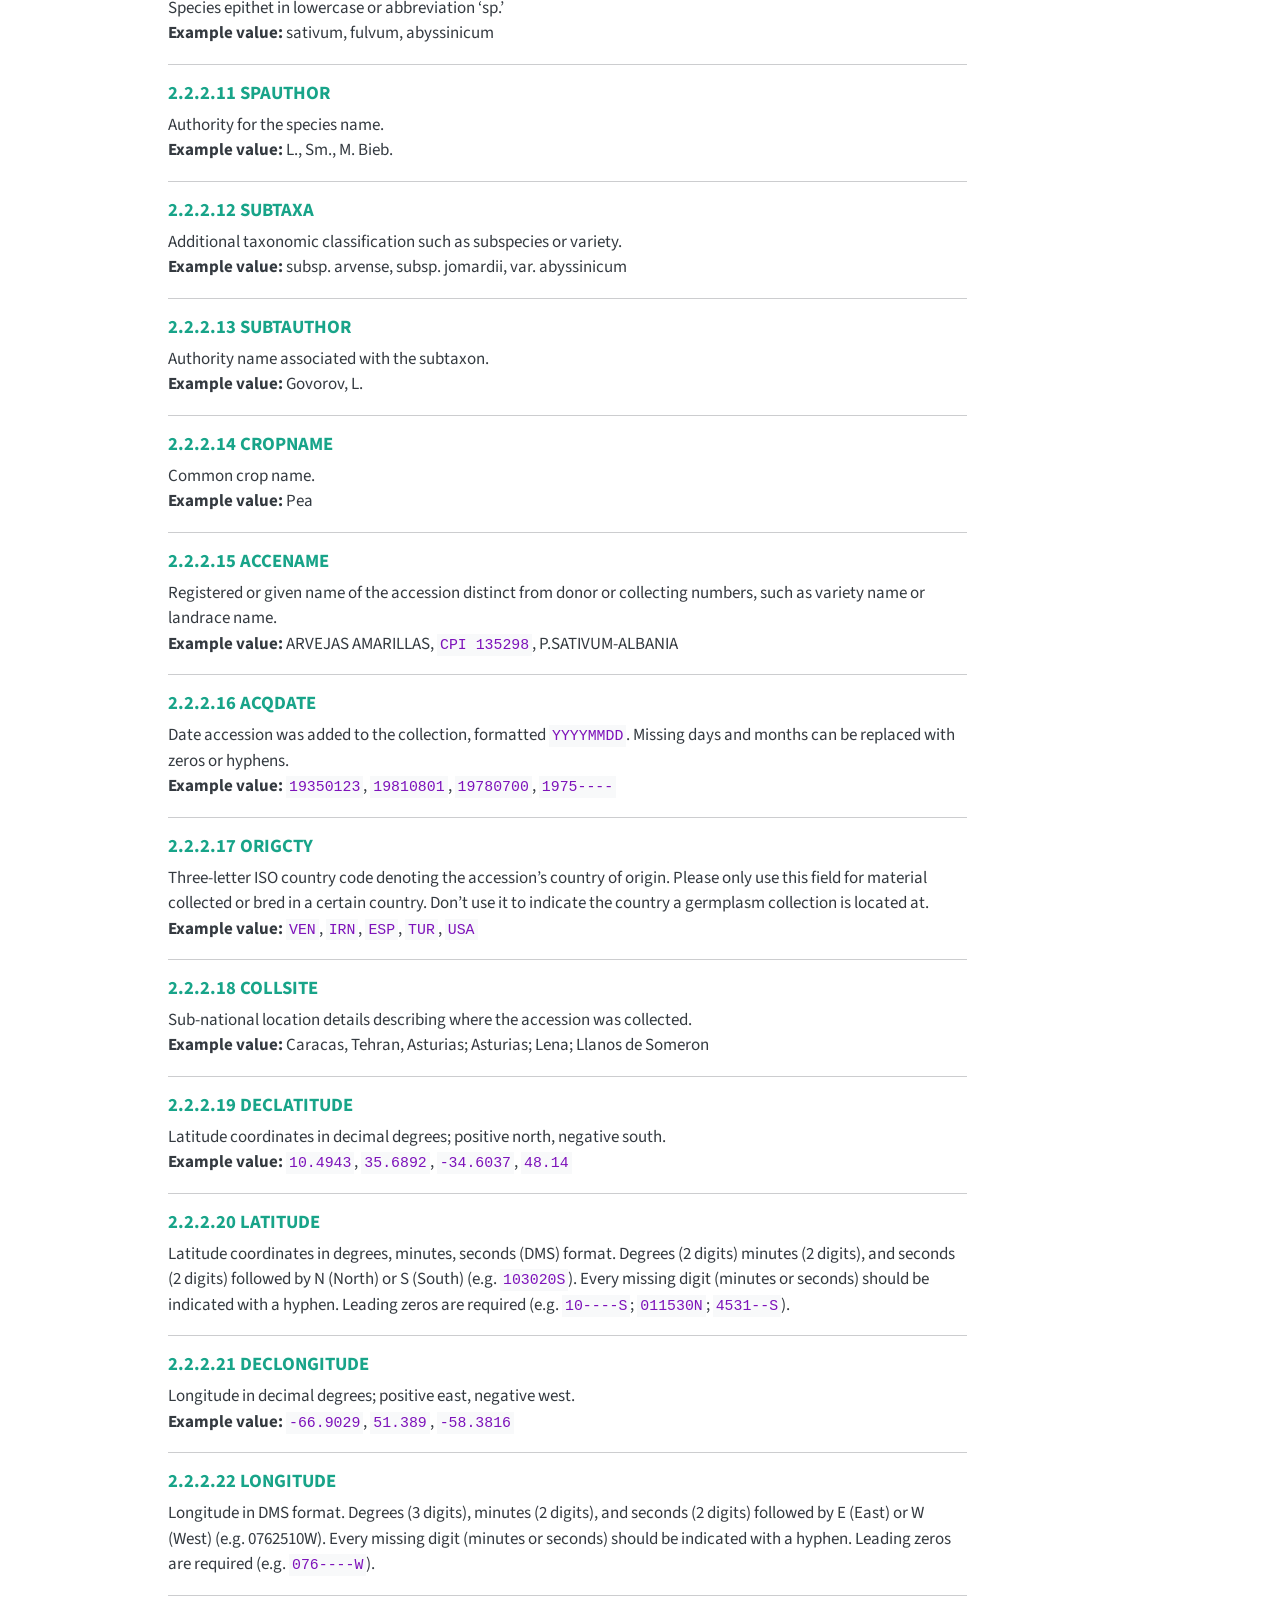
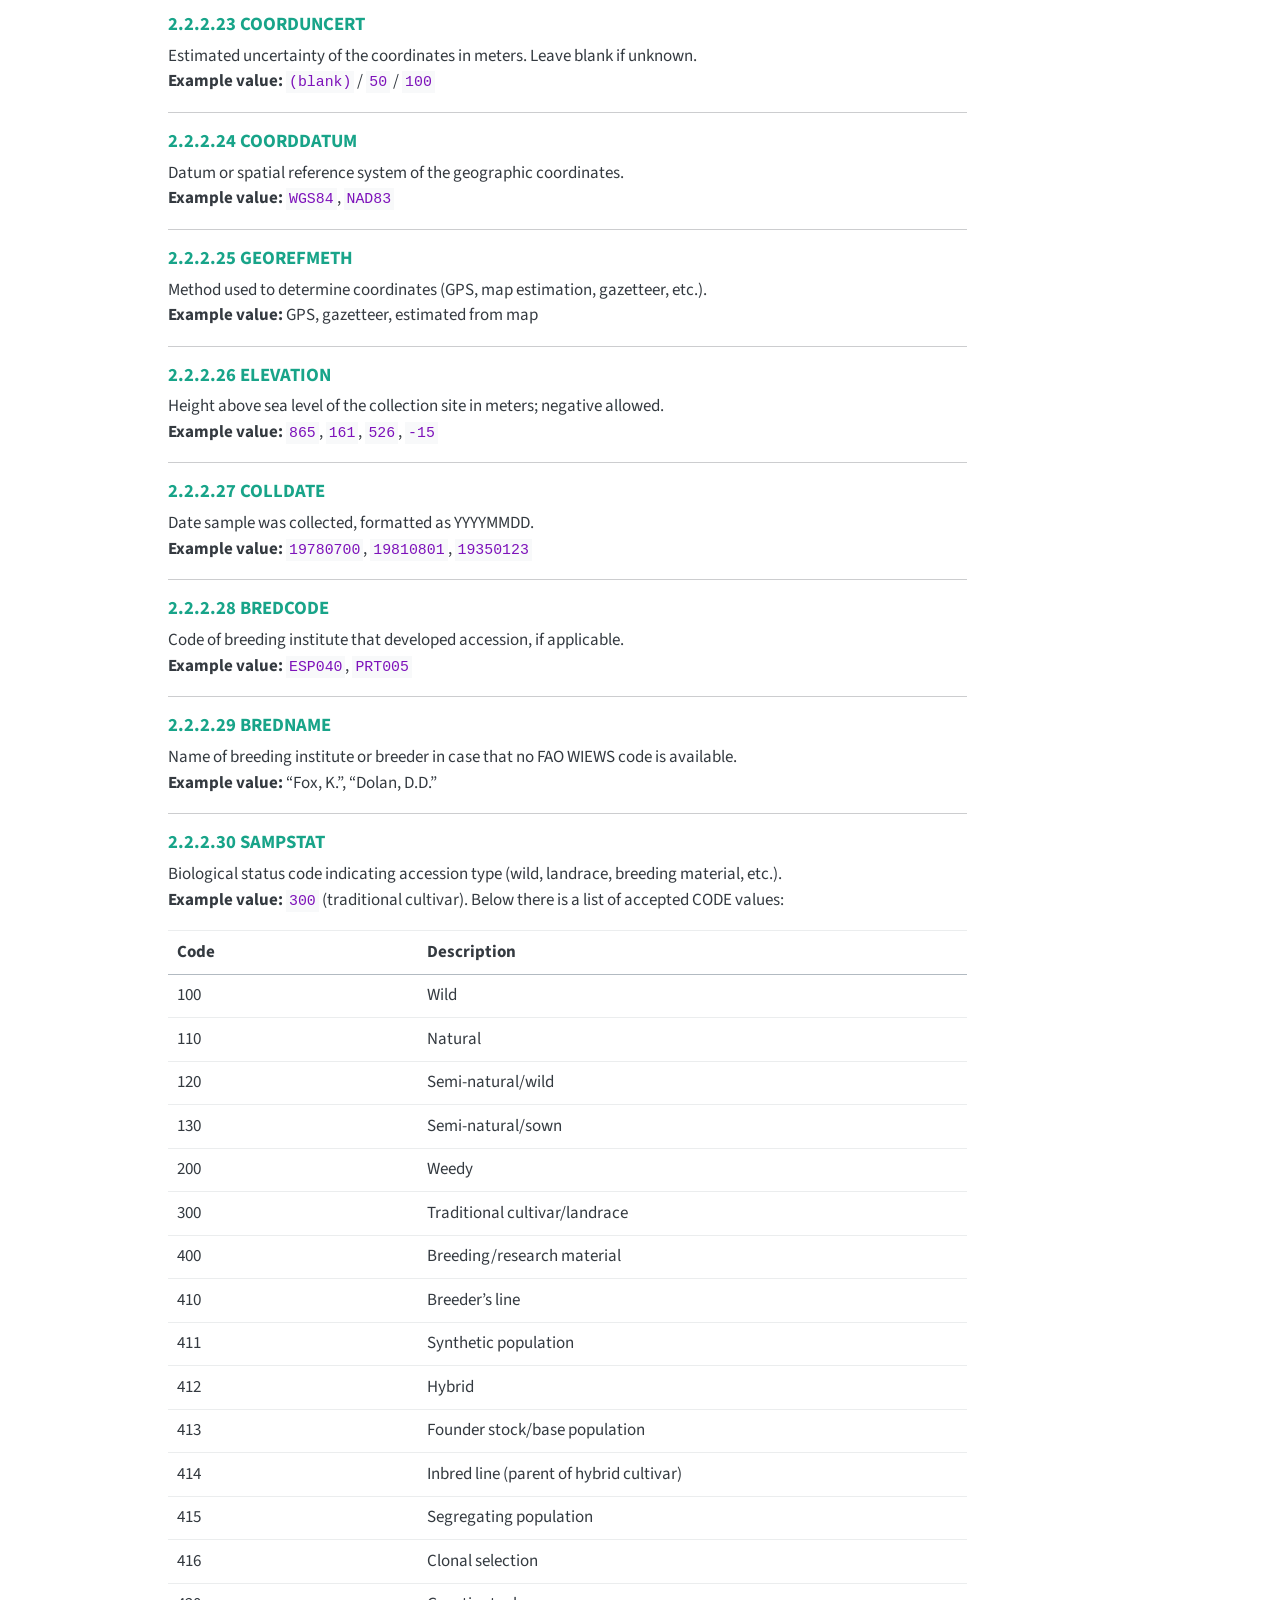
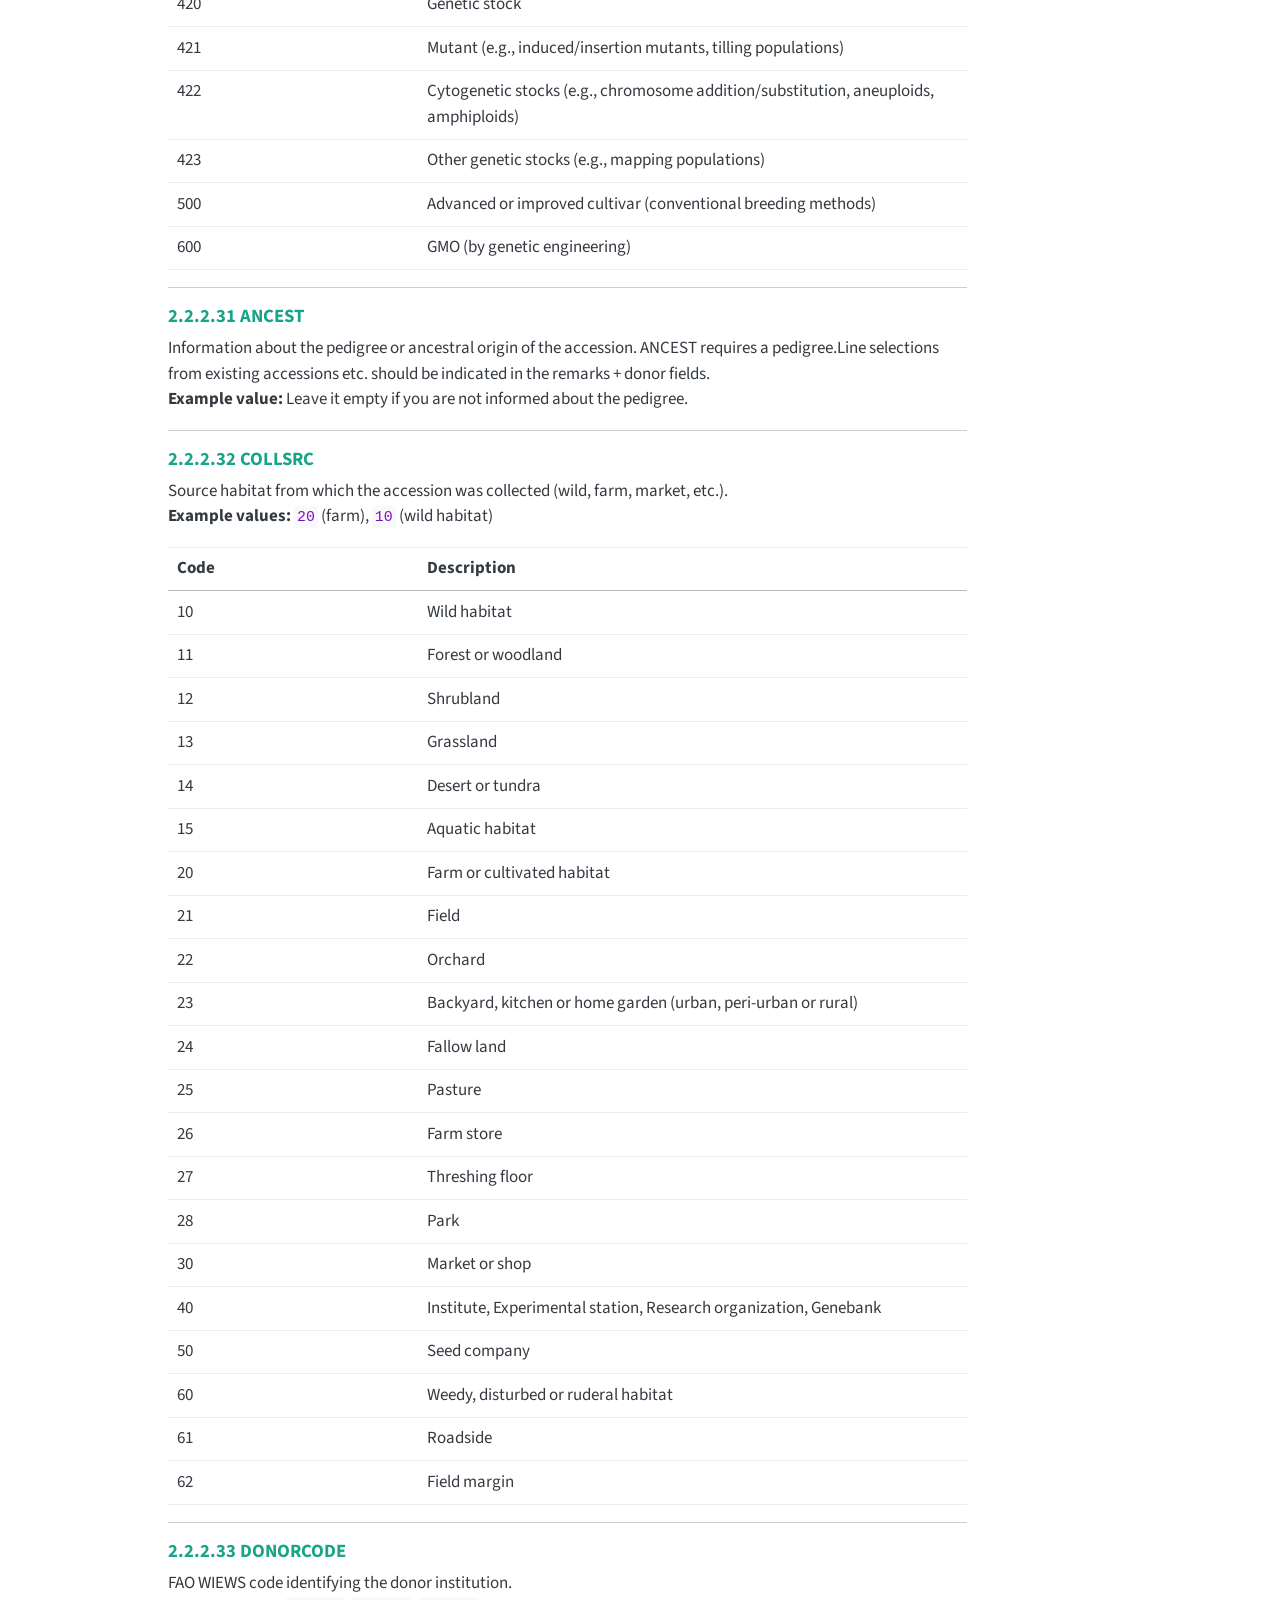
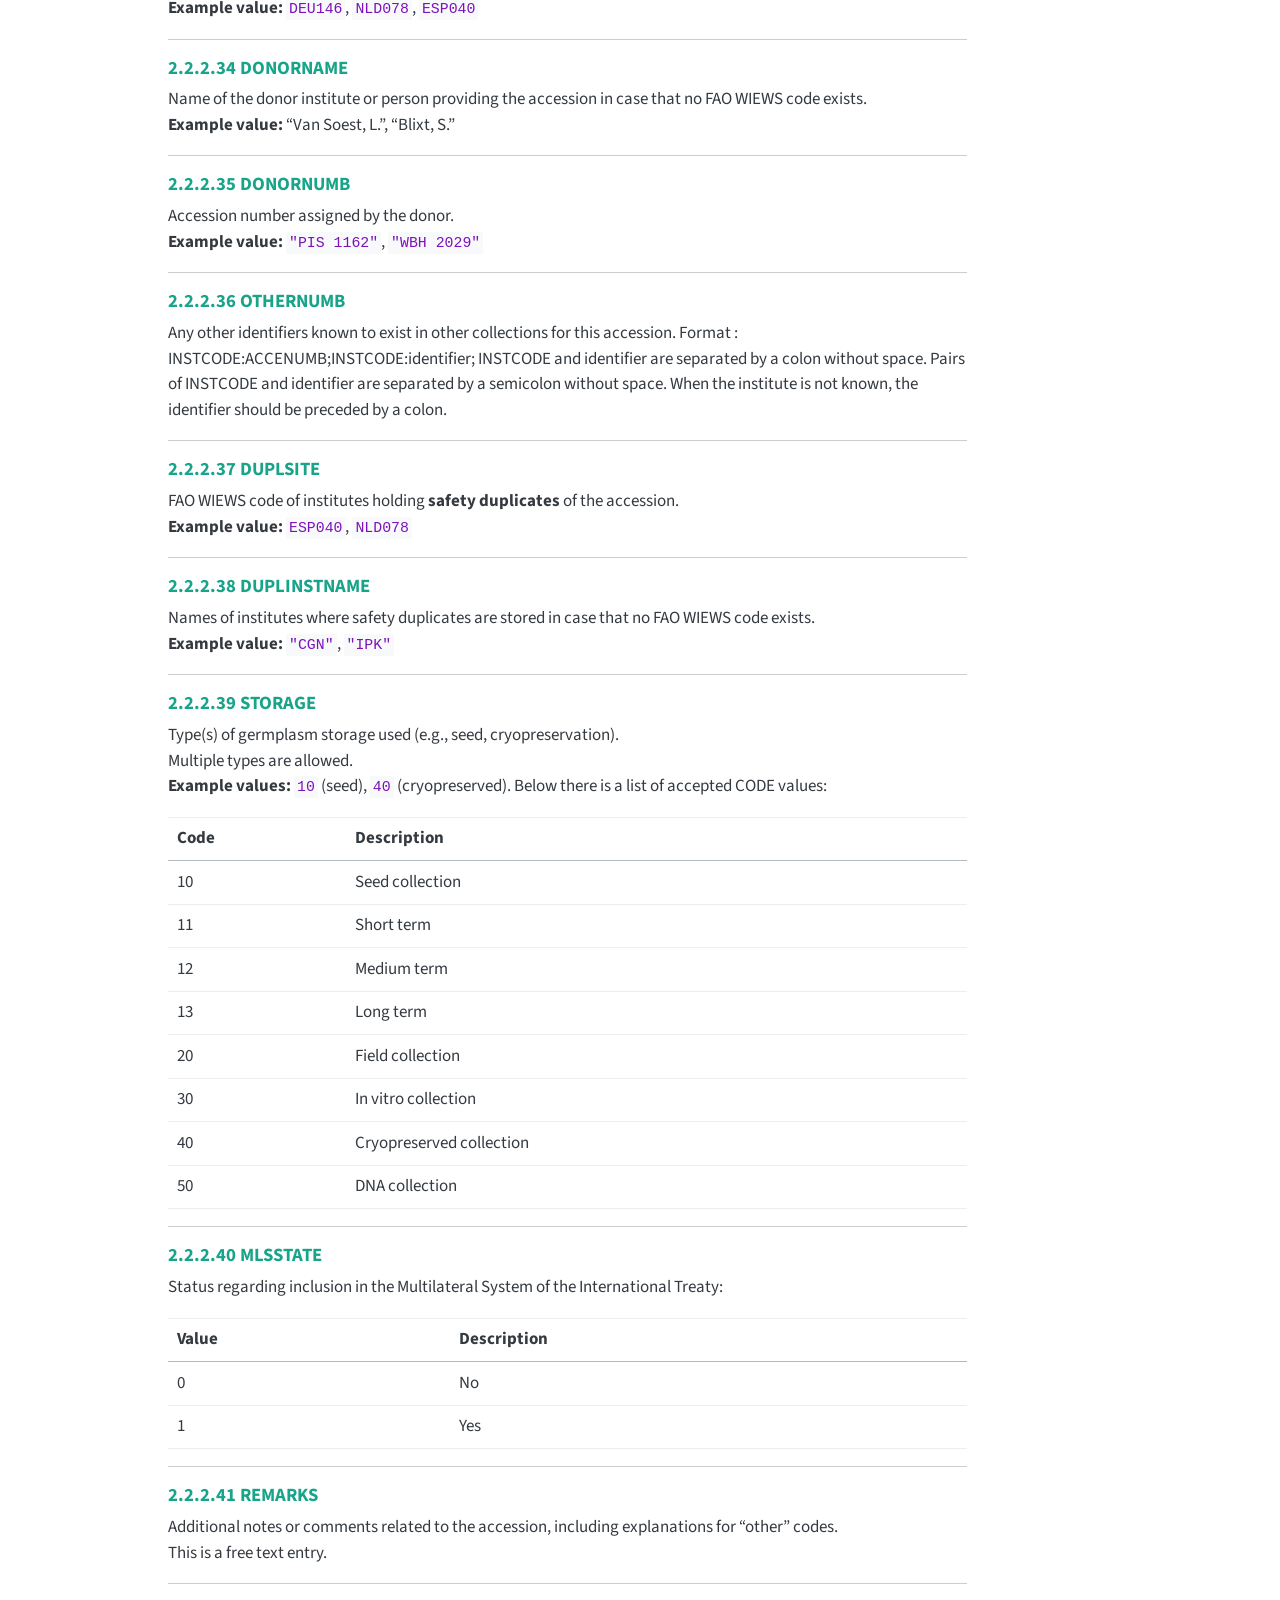
<file: germinate/index.html>
<!DOCTYPE html>
<html xmlns="http://www.w3.org/1999/xhtml" lang="en" xml:lang="en"><head>

<meta charset="utf-8">
<meta name="generator" content="quarto-1.4.554">

<meta name="viewport" content="width=device-width, initial-scale=1.0, user-scalable=yes">


<title>COUSIN Workshops - Germinate Data Importation User Guide</title>
<style>
code{white-space: pre-wrap;}
span.smallcaps{font-variant: small-caps;}
div.columns{display: flex; gap: min(4vw, 1.5em);}
div.column{flex: auto; overflow-x: auto;}
div.hanging-indent{margin-left: 1.5em; text-indent: -1.5em;}
ul.task-list{list-style: none;}
ul.task-list li input[type="checkbox"] {
  width: 0.8em;
  margin: 0 0.8em 0.2em -1em; /* quarto-specific, see https://github.com/quarto-dev/quarto-cli/issues/4556 */ 
  vertical-align: middle;
}
</style>


<script src="../site_libs/quarto-nav/quarto-nav.js"></script>
<script src="../site_libs/quarto-nav/headroom.min.js"></script>
<script src="../site_libs/clipboard/clipboard.min.js"></script>
<script src="../site_libs/quarto-search/autocomplete.umd.js"></script>
<script src="../site_libs/quarto-search/fuse.min.js"></script>
<script src="../site_libs/quarto-search/quarto-search.js"></script>
<meta name="quarto:offset" content="../">
<script src="../site_libs/quarto-html/quarto.js"></script>
<script src="../site_libs/quarto-html/popper.min.js"></script>
<script src="../site_libs/quarto-html/tippy.umd.min.js"></script>
<script src="../site_libs/quarto-html/anchor.min.js"></script>
<link href="../site_libs/quarto-html/tippy.css" rel="stylesheet">
<link href="../site_libs/quarto-html/quarto-syntax-highlighting.css" rel="stylesheet" id="quarto-text-highlighting-styles">
<script src="../site_libs/bootstrap/bootstrap.min.js"></script>
<link href="../site_libs/bootstrap/bootstrap-icons.css" rel="stylesheet">
<link href="../site_libs/bootstrap/bootstrap.min.css" rel="stylesheet" id="quarto-bootstrap" data-mode="light">
<script id="quarto-search-options" type="application/json">{
  "location": "navbar",
  "copy-button": false,
  "collapse-after": 3,
  "panel-placement": "end",
  "type": "overlay",
  "limit": 50,
  "keyboard-shortcut": [
    "f",
    "/",
    "s"
  ],
  "show-item-context": false,
  "language": {
    "search-no-results-text": "No results",
    "search-matching-documents-text": "matching documents",
    "search-copy-link-title": "Copy link to search",
    "search-hide-matches-text": "Hide additional matches",
    "search-more-match-text": "more match in this document",
    "search-more-matches-text": "more matches in this document",
    "search-clear-button-title": "Clear",
    "search-text-placeholder": "",
    "search-detached-cancel-button-title": "Cancel",
    "search-submit-button-title": "Submit",
    "search-label": "Search"
  }
}</script>


<link rel="stylesheet" href="../styles.css">
</head>

<body class="nav-fixed">

<div id="quarto-search-results"></div>
  <header id="quarto-header" class="headroom fixed-top">
    <nav class="navbar navbar-expand-lg " data-bs-theme="dark">
      <div class="navbar-container container-fluid">
      <div class="navbar-brand-container mx-auto">
    <a class="navbar-brand" href="../index.html">
    <span class="navbar-title">COUSIN Workshops</span>
    </a>
  </div>
            <div id="quarto-search" class="" title="Search"></div>
          <button class="navbar-toggler" type="button" data-bs-toggle="collapse" data-bs-target="#navbarCollapse" aria-controls="navbarCollapse" aria-expanded="false" aria-label="Toggle navigation" onclick="if (window.quartoToggleHeadroom) { window.quartoToggleHeadroom(); }">
  <span class="navbar-toggler-icon"></span>
</button>
          <div class="collapse navbar-collapse" id="navbarCollapse">
            <ul class="navbar-nav navbar-nav-scroll me-auto">
  <li class="nav-item">
    <a class="nav-link" href="../index.html"> 
<span class="menu-text">Home</span></a>
  </li>  
  <li class="nav-item">
    <a class="nav-link" href="../about.html"> 
<span class="menu-text">About</span></a>
  </li>  
  <li class="nav-item">
    <a class="nav-link active" href="../germinate/index.html" aria-current="page"> 
<span class="menu-text">Germinate Data Importation</span></a>
  </li>  
  <li class="nav-item">
    <a class="nav-link" href="../pipeline/index.html"> 
<span class="menu-text">Data Pipeline</span></a>
  </li>  
</ul>
          </div> <!-- /navcollapse -->
          <div class="quarto-navbar-tools">
</div>
      </div> <!-- /container-fluid -->
    </nav>
</header>
<!-- content -->
<div id="quarto-content" class="quarto-container page-columns page-rows-contents page-layout-article page-navbar">
<!-- sidebar -->
<!-- margin-sidebar -->
    <div id="quarto-margin-sidebar" class="sidebar margin-sidebar">
        <nav id="TOC" role="doc-toc" class="toc-active">
    <h2 id="toc-title">On this page</h2>
   
  <ul>
  <li><a href="#contents" id="toc-contents" class="nav-link active" data-scroll-target="#contents">Contents</a>
  <ul class="collapse">
  <li><a href="#before-you-start" id="toc-before-you-start" class="nav-link" data-scroll-target="#before-you-start">1. Before you start</a></li>
  <li><a href="#template-files" id="toc-template-files" class="nav-link" data-scroll-target="#template-files">2. Template Files</a>
  <ul class="collapse">
  <li><a href="#downloading-the-templates" id="toc-downloading-the-templates" class="nav-link" data-scroll-target="#downloading-the-templates">2.1 Downloading the templates</a></li>
  <li><a href="#ex-situ-passport-data-template" id="toc-ex-situ-passport-data-template" class="nav-link" data-scroll-target="#ex-situ-passport-data-template">2.2 Ex situ Passport data template</a></li>
  <li><a href="#trials-importation-template" id="toc-trials-importation-template" class="nav-link" data-scroll-target="#trials-importation-template">2.3 Trials Importation Template</a></li>
  <li><a href="#environmental-climate-importation-template" id="toc-environmental-climate-importation-template" class="nav-link" data-scroll-target="#environmental-climate-importation-template">2.4 Environmental (Climate) Importation Template</a></li>
  </ul></li>
  <li><a href="#uploading-process" id="toc-uploading-process" class="nav-link" data-scroll-target="#uploading-process">3 Uploading Process</a>
  <ul class="collapse">
  <li><a href="#data-uploader-page" id="toc-data-uploader-page" class="nav-link" data-scroll-target="#data-uploader-page">3.1 Data Uploader page</a></li>
  <li><a href="#ex-situ-passport-data-upload" id="toc-ex-situ-passport-data-upload" class="nav-link" data-scroll-target="#ex-situ-passport-data-upload">3.3 Ex situ Passport Data Upload</a></li>
  <li><a href="#trialsclimate-data-upload" id="toc-trialsclimate-data-upload" class="nav-link" data-scroll-target="#trialsclimate-data-upload">3.4 Trials/Climate Data Upload</a></li>
  </ul></li>
  <li><a href="#final-considerations" id="toc-final-considerations" class="nav-link" data-scroll-target="#final-considerations">4 Final considerations</a></li>
  </ul></li>
  </ul>
</nav>
    </div>
<!-- main -->
<main class="content" id="quarto-document-content">

<header id="title-block-header" class="quarto-title-block default">
<div class="quarto-title">
<h1 class="title">Germinate Data Importation User Guide</h1>
</div>



<div class="quarto-title-meta">

    
  
    
  </div>
  


</header>


<section id="contents" class="level1">
<h1>Contents</h1>
<ol type="1">
<li><a href="#before-you-start">Before you start</a><br>
</li>
<li><a href="#template-files">Template Files</a>
<ul>
<li><a href="#downloading-the-templates">Downloading the templates</a><br>
</li>
<li><a href="#ex-situ-passport-data-template">Ex situ Passport data template</a><br>
</li>
<li><a href="#trials-importation-template">Trials Importation Template</a><br>
</li>
<li><a href="#environmental-climate-importation-template">Environmental (Climate) Importation Template</a></li>
</ul></li>
<li><a href="#uploading-process">Uploading Process</a><br>
</li>
<li><a href="#final-considerations">Final considerations</a></li>
</ol>
<hr>
<section id="before-you-start" class="level2">
<h2 class="anchored" data-anchor-id="before-you-start">1. Before you start</h2>
<p>Our goal with this manual is to help you understand how to prepare and import your experimental data effectively enabling your research outputs to be accessible and integrated within the COUSIN stakeholders via Germinate. This guide does not cover all features of Germinate. Instead, it provides step-by-step instructions tailored to ensure you can successfully complete the official project’s upload templates with your COUSIN-related datasets and then make it available to the Germinate audience. Before you start, we expect that you are already familiar with concept of Germinate platform and its general purpose regarding COUSIN project targets. If you are interested in a fully training on Germinate, an official training resource is available here: <a href="https://germinateplatform.github.io/germinate-training/">https://germinateplatform.github.io/germinate-training/</a></p>
</section>
<section id="template-files" class="level2">
<h2 class="anchored" data-anchor-id="template-files">2. Template Files</h2>
<p>COUSIN’s Germinate supports data uploads using specific Excel templates, along with a few options for text-based data templates and even images uploads. Detailed information on how to correctly complete these templates is available within the <strong>Data Uploader</strong> section, located under the <strong>User Advanced Settings</strong> menu. This feature (Upload Data) is accessible to users <u>with the appropriate upload permissions</u> . Additionally, a <a href="https://cousin.ipk-gatersleben.de/templates">direct link</a> to the templates can be found in the Data Resources link, providing <u>easy access for any user</u>. The templates are store together with other data resources of the project but with this link they are filtered among the others. Users with the Curator role are authorized to upload data into COUSIN’s Germinate platform. However, before gaining upload permissions, interested users must be designated by the project’s work package leaders and complete a training session on the data upload process. The WP5 team is always available to support and assist with data curation and the entire upload process whenever needed, ensuring accurate data management.</p>
<section id="downloading-the-templates" class="level3">
<h3 class="anchored" data-anchor-id="downloading-the-templates">2.1 Downloading the templates</h3>
<section id="where-to-find-as-data-uploader-user-role" class="level4">
<h4 class="anchored" data-anchor-id="where-to-find-as-data-uploader-user-role">2.1.1 Where to find? As data uploader user role</h4>
<p>• Access <a href="https://cousin.ipk-gatersleben.de">https://cousin.ipk-gatersleben.de</a></p>
<p>• In the right corner, click in the user icon and then select login (or access the login page directly <a href="https://cousin.ipk-gatersleben.de/#/login">https://cousin.ipk-gatersleben.de/#/login</a> )</p>
<figure style="text-align:center;" class="figure">
<img src="Figure 1 - To Login page.png" width="500" class="figure-img">
<figcaption>
Figure 1 : To Login page
</figcaption>
</figure>
<p>• Enter your login credentials and sign in.</p>
<figure style="text-align:center;" class="figure">
<img src="Figure 2 - Login Page.png" width="500" class="figure-img">
<figcaption>
Figure 2 : Login Page
</figcaption>
</figure>
<p>• On right corner again, click on user icon and select Data Uploader (if this option is not available for you it means you are not allowed to upload data, but the templates will be still available check out the next topic).</p>
<figure style="text-align:center;" class="figure">
<img src="Figure 3 - Data uploader menu selection.png" width="500" class="figure-img">
<figcaption>
<em>Figure 3 - Data uploader menu selection</em>
</figcaption>
</figure>
<p>• You will be redirected to the Data Upload page. This will be the page where the files will be submitted after you fill the templates with your data. At this point you just need to click in the link “Data Resources” (see figure 4).</p>
<figure style="text-align:center;" class="figure">
<img src="Figure 4 - To Data resources.png" width="500" class="figure-img">
<figcaption>
Figure 4 - To Data resources
</figcaption>
</figure>
<p>• On Data resources pages (already filtered by file types Templates) you will have the screen above.</p>
<figure style="text-align:center;" class="figure">
<img src="Figure 5 - Template files list under data resources.png" width="500" class="figure-img">
<figcaption>
Figure 5 - Template files list under data resources
</figcaption>
</figure>
<p>• Select your desired template among the Germplasm, Trials or Environment/Climate importation and click on respective Download button to have it.</p>
</section>
<section id="where-to-find-as-regular-user-role" class="level4">
<h4 class="anchored" data-anchor-id="where-to-find-as-regular-user-role">2.1.2 Where to find? As regular user role</h4>
<div style="display: flex; align-items: flex-start; gap: 20px;">
<!-- Image avec légende -->
<figure style="margin: 0; text-align: center;" class="figure">
<img src="Figure 6 - Left Menu, Data Resources.png" width="300" class="figure-img">
<figcaption style="font-size: small;">
Figure 6 - Left Menu, Data Resources
</figcaption>
</figure>
<!-- Texte à côté -->
<div>
<p>• Even being a regular user, you being a regular user, you have access to the Data resources and Templates. The easiest way to access it is through the following URL:</p>
<p><a href="https://cousin.ipk-gatersleben.de/templates">https://cousin.ipk-gatersleben.de/templates</a></p>
<p>This URL will redirect you directly to the importation templates (see Figure 5).</p>
<p>• Other way to reach the templates is by clicking the left menu, <strong>Section Data</strong>, subpage <strong>Data Resources</strong>.</p>
<p>• Note that by accessing Data Resources page you will be presented to all type of data resources already available among the project scope. By going this way, the importation templates will be available and you can download it.</p>
<p>• It’s recommended filter the template files just to avoid other data resources.</p>
You can filter the type of data resources by, first, clicking on Filter icon (See Figure 7). A dialog box will appear. Select filter by: Type Name, the operator Equal and type Template in the input text. Click in OK button. By doing it only the template files will be shown among the other platform data resources.
</div>
</div>
<div>

</div>
<div class="quarto-layout-panel" data-layout-ncol="2">
<div class="quarto-layout-row quarto-layout-valign-center">
<div class="quarto-layout-cell" style="flex-basis: 50.0%;justify-content: center;">
<p><img src="Figure7Filteringtemplatesamongotherdataresources1.png" class="img-fluid" style="width:75.0%"></p>
</div>
<div class="quarto-layout-cell" style="flex-basis: 50.0%;justify-content: center;">
<p><img src="Figure7Filteringtemplatesamongotherdataresources2.png" class="img-fluid" style="width:95.0%"></p>
</div>
</div>
</div>
<div style="text-align: center;">
<p>
<em>Figure 7 - Filtering templates among other data resources</em>
</p>
</div>
<p>In the next sections the template files you downloaded will be explained and what kind of information you will provide as well.</p>
<hr>
</section>
</section>
<section id="ex-situ-passport-data-template" class="level3">
<h3 class="anchored" data-anchor-id="ex-situ-passport-data-template">2.2 Ex situ Passport data template</h3>
<p>The purpose of this template is to record the passport data of ex situ accessions based on the Multi-Crop Passport Descriptor (MCPD) format. A separate template will soon be available for in situ material.</p>
<p>The template has been adapted for the COUSIN project. For compatibility reasons with the underlying Germinate system, there are a number of additional fields for which default values have already been entered.</p>
<p>• Open the Excel template file you downloaded called <strong>germplasm-mcpd-ex-situ.xlsx</strong></p>
<hr>
<section id="metadata-sheet" class="level4">
<h4 class="anchored" data-anchor-id="metadata-sheet">2.2.1 Metadata Sheet</h4>
<p>Open the METADATA sheet. The Metadata sheet <u>will appear in all importation files</u>, not only in the germplasm importation template. You will see three columns: Label (column A), Definition (column B), and Value (column C). The Label and Definition columns are pre-filled, and your task is to enter information into the Value column based on the descriptions.</p>
<hr>
<section id="title" class="level5">
<h5 class="anchored" data-anchor-id="title">2.2.1.1 Title</h5>
<p>On cell label “Title” (<code>A2</code>), enter a distinct name for your data resource in the corresponding value cell (<code>C2</code>). This should be an official or widely recognized name that identifies the dataset. For example, you might enter “FSI collection”. <strong>The title is mandatory</strong>.</p>
<hr>
</section>
<section id="description" class="level5">
<h5 class="anchored" data-anchor-id="description">2.2.1.2 Description</h5>
<p>On cell label “Description” (<code>A3</code>), provide a summary or overview of what the resource contains in the value cell (<code>C3</code>). This can include abstracts, outlines, or free-text explanations describing the scope of the data. For instance, “Passport Data of Pea Accessions.” <strong>The description is mandatory</strong>.</p>
<hr>
</section>
<section id="rights" class="level5">
<h5 class="anchored" data-anchor-id="rights">2.2.1.3 Rights</h5>
<p>On cell label “Rights” (<code>A4</code>), specify statements about ownership, usage permissions, or licensing in value cell (<code>C4</code>). An example entry would be “Creative Commons Attribution <code>4.0</code> International Public License”. Below a list of platform suggestion of licenses (there is support for custom licenses too)</p>
<p>• Creative Commons Attribution <code>4.0</code> International Public License</p>
<p>• Creative Commons Attribution-ShareAlike <code>4.0</code> International Public License</p>
<p>• Creative Commons Attribution-NoDerivatives <code>4.0</code> International Public License</p>
<p>• Creative Commons Attribution-NonCommercial <code>4.0</code> International Public License</p>
<p>• Creative Commons Attribution-NonCommercial-ShareAlike <code>4.0</code> International Public License</p>
<p>• Creative Commons Attribution-NonCommercial-NoDerivatives <code>4.0</code>Intern. Public License</p>
<hr>
</section>
<section id="date-of-creation" class="level5">
<h5 class="anchored" data-anchor-id="date-of-creation">2.2.1.4 Date of Creation</h5>
<p>On cell label “Date of creation” (<code>A5</code>), inform the date or time span when the file was created or made available in value cell (<code>C5</code>). Use standardized date formatting such as <code>ISO 8601 (YYYY-MM-DD)</code>. For example, <code>“2023-11-15”</code>.</p>
<hr>
</section>
<section id="publisher" class="level5">
<h5 class="anchored" data-anchor-id="publisher">2.2.1.5 Publisher</h5>
<p>On cell label “Publisher” (<code>A6</code>), enter the name(s) of the person, organization, or entity responsible for distributing the dataset in value cell (<code>C6</code>). This may include contributors or institutions. For example, “Rodriguez-Mena, Sara; Rubiales, Diego; Consejo Superior de Investigaciones Científicas (CSIC Digital)”.</p>
<hr>
</section>
<section id="format" class="level5">
<h5 class="anchored" data-anchor-id="format">2.2.1.6 Format</h5>
<p>On cell label “Format” (<code>A7</code>), describe the data’s file type or physical medium in value cell (<code>C7</code>). Use standard terms or MIME types if possible. Default, “application/vnd.openxmlformats-officedocument.spreadsheetml.sheet”. This default MIME type is a representation of value for Excel files.</p>
<hr>
</section>
<section id="language" class="level5">
<h5 class="anchored" data-anchor-id="language">2.2.1.7 Language</h5>
<p>On cell label “Language” (<code>A8</code>), enter the language used in the dataset or documentation in value cell (<code>C8</code>), preferably with internationally recognized codes. Default, “ENG”. All expected project data must be informed in English. <strong>This entry shouldn’t be changed</strong>.</p>
<hr>
</section>
<section id="source" class="level5">
<h5 class="anchored" data-anchor-id="source">2.2.1.8 Source</h5>
<p>On cell label “Source” (<code>A9</code>), provide reference to any original or related resources from which this dataset is derived in value cell (<code>C9</code>). Include URLs or identifiers if applicable. Example:</p>
<p><a href="https://www.mdpi.com/article/10.3390/plants13172454/s1”.">“https://www.mdpi.com/article/10.3390/plants13172454/s1”</a>.</p>
<hr>
</section>
<section id="type" class="level5">
<h5 class="anchored" data-anchor-id="type">2.2.1.9 Type</h5>
<p>On cell label “Type” (<code>A10</code>), specify the general category or genre of the resource in value cell (<code>C10</code>), such as dataset, report, or image. Default entry: “Dataset”.</p>
<hr>
</section>
<section id="subject" class="level5">
<h5 class="anchored" data-anchor-id="subject">2.2.1.10 Subject</h5>
<p>On cell label “Subject” (<code>A11</code>), enter key topics or themes represented in the data using relevant keywords or classification terms in value cell (<code>C11</code>). For example, “Pea, Accessions”.</p>
<hr>
</section>
<section id="contact" class="level5">
<h5 class="anchored" data-anchor-id="contact">2.2.1.11 Contact</h5>
<p>On cell label “Contact” (<code>A12</code>), provide contact information for the individual responsible for answering questions related to the dataset in value cell (<code>C12</code>). For example, “Diego Rubiales, <a href="diego@email.org">diego@email.org</a>”.</p>
<hr>
</section>
<section id="investigation-title" class="level5">
<h5 class="anchored" data-anchor-id="investigation-title">2.2.1.12 Investigation Title</h5>
<p>On cell label “Investigation Title” (<code>A13</code>), write a concise, human-readable title summarizing the broader research associated with this data in value cell (<code>C13</code>). For example, “Passport Data of Pea Accessions”.</p>
<hr>
</section>
<section id="investigation-description" class="level5">
<h5 class="anchored" data-anchor-id="investigation-description">2.2.1.13 Investigation Description</h5>
<p>On cell label “Investigation Description” (<code>A14</code>), provide a more detailed narrative explaining research aims, methods, or context in value cell (<code>C14</code>). Example: “Passport Data of Pea Accessions following MCPD standards.”</p>
<hr>
</section>
<section id="investigation-unique-id" class="level5">
<h5 class="anchored" data-anchor-id="investigation-unique-id">2.2.1.14 Investigation unique ID</h5>
<p>On cell label “Investigation unique ID” (<code>A15</code>), input a unique code identifying this investigation, system-generated or institution-assigned, in value cell (<code>C15</code>). Leave it blank the database will assign an identification.</p>
<hr>
</section>
<section id="associated-data-file-link" class="level5">
<h5 class="anchored" data-anchor-id="associated-data-file-link">2.2.1.15 Associated data file link</h5>
<p>On cell label “Associated data file link” (<code>A16</code>), enter a URL or persistent identifier linking directly to the dataset or digital object in value cell (<code>C16</code>). An example entry is <a href="“https://doi.org/10.3390/plants13172454”">“https://doi.org/10.3390/plants13172454”</a>. Default: empty.</p>
<hr>
</section>
<section id="associated-data-file-description" class="level5">
<h5 class="anchored" data-anchor-id="associated-data-file-description">2.2.1.16 Associated data file description</h5>
<p>On cell label “Associated data file description” (<code>A17</code>), describe the structure, format, or organization of the linked data file in value cell (<code>C17</code>). For instance, “Comma-separated values file containing phenotypic measurements”. Default: empty.</p>
<hr>
</section>
<section id="description-1" class="level5">
<h5 class="anchored" data-anchor-id="description-1">2.2.1.17 Description</h5>
<p>On cell label “Associated data file version” (<code>A18</code>), inform a version number or identifier signaling the current iteration or release of the dataset in the corresponding value cell (<code>C18</code>), for example “<code>1.0</code>”. Default: empty.</p>
<figure style="text-align:center;" class="figure">
<img src="Figure 8 - Overview of Metadata sheet.png" width="500" class="figure-img">
<figcaption>
Figure 8 - Overview of Metadata sheet
</figcaption>
</figure>
</section>
</section>
<section id="mcpd-data-sheet" class="level4">
<h4 class="anchored" data-anchor-id="mcpd-data-sheet">2.2.2 MCPD DATA Sheet</h4>
<p>• Open the Data sheet of your Excel file.</p>
<hr>
<section id="puid" class="level5">
<h5 class="anchored" data-anchor-id="puid">2.2.2.1 PUID</h5>
<p>A permanent unique identifier for the unambiguous identification of an accession in a plant genetic resource collection. Only DOIs are supported. If no DOI has been assigned to the accession in question, this field must remain empty.<br>
<strong>Example value:</strong> (empty in this dataset, e.g., <code>" 10.25642/IPK/GBIS/1420710"</code>)</p>
<hr>
</section>
<section id="instcode" class="level5">
<h5 class="anchored" data-anchor-id="instcode">2.2.2.2 INSTCODE</h5>
<p>FAO WIEWS code denoting the institution where the accession is held, comprising a three-letter country code and a number. Mandatory.<br>
<strong>Example value:</strong> <code>USA022</code>, <code>GBR247</code>, <code>ESP004</code></p>
<hr>
</section>
<section id="accenumb" class="level5">
<h5 class="anchored" data-anchor-id="accenumb">2.2.2.3 ACCENUMB</h5>
<p>Unique accession number assigned within the genebank when the sample is entered into the collection. Mandatory.<br>
<strong>Example value:</strong> <code>PI 109865</code>, <code>PI 117910</code>, <code>JI0085</code></p>
<hr>
</section>
<section id="collnumb" class="level5">
<h5 class="anchored" data-anchor-id="collnumb">2.2.2.4 COLLNUMB</h5>
<p>Original code or number assigned to the sample by collectors, often including collector initials and numbers.<br>
<strong>Example value:</strong> <code>110_1</code>, <code>2629</code>, <code>FM9909</code></p>
<hr>
</section>
<section id="collcode" class="level5">
<h5 class="anchored" data-anchor-id="collcode">2.2.2.5 COLLCODE</h5>
<p>FAO WIEWS code of the institute that collected the sample. If the holding institute collected it, this matches INSTCODE.<br>
<strong>Example value:</strong> <code>ESP004</code>, <code>PRT005</code>, <code>USA022</code></p>
<hr>
</section>
<section id="collname" class="level5">
<h5 class="anchored" data-anchor-id="collname">2.2.2.6 COLLNAME</h5>
<p>Name of the collecting institute; used if COLLCODE is unavailable.<br>
<strong>Example value:</strong> “International Center for Agricultural Research”, “Local Agricultural Institute”</p>
<hr>
</section>
<section id="collinstaddress" class="level5">
<h5 class="anchored" data-anchor-id="collinstaddress">2.2.2.7 COLLINSTADDRESS</h5>
<p>Address of the collecting institute, provided when the FAO WIEWS code is missing.<br>
<strong>Example value:</strong> “<code>Km 17</code> Autopista Duarte, Santo Domingo, Dominican Republic”</p>
</section>
<section id="collmissid" class="level5">
<h5 class="anchored" data-anchor-id="collmissid">2.2.2.8 COLLMISSID</h5>
<p>Code for the collecting mission, e.g., specific expedition or project identifier.<br>
<strong>Example value:</strong> <code>E002</code>, <code>CIATFOR-052</code></p>
<hr>
</section>
<section id="genus" class="level5">
<h5 class="anchored" data-anchor-id="genus">2.2.2.9 GENUS</h5>
<p>Genus name of the accession’s taxon, capitalized. Mandatory.<br>
<strong>Example value:</strong> Pisum</p>
<hr>
</section>
<section id="species" class="level5">
<h5 class="anchored" data-anchor-id="species">2.2.2.10 SPECIES</h5>
<p>Species epithet in lowercase or abbreviation ‘sp.’<br>
<strong>Example value:</strong> sativum, fulvum, abyssinicum</p>
<hr>
</section>
<section id="spauthor" class="level5">
<h5 class="anchored" data-anchor-id="spauthor">2.2.2.11 SPAUTHOR</h5>
<p>Authority for the species name.<br>
<strong>Example value:</strong> L., Sm., M. Bieb.</p>
<hr>
</section>
<section id="subtaxa" class="level5">
<h5 class="anchored" data-anchor-id="subtaxa">2.2.2.12 SUBTAXA</h5>
<p>Additional taxonomic classification such as subspecies or variety.<br>
<strong>Example value:</strong> subsp. arvense, subsp. jomardii, var. abyssinicum</p>
<hr>
</section>
<section id="subtauthor" class="level5">
<h5 class="anchored" data-anchor-id="subtauthor">2.2.2.13 SUBTAUTHOR</h5>
<p>Authority name associated with the subtaxon.<br>
<strong>Example value:</strong> Govorov, L.</p>
<hr>
</section>
<section id="cropname" class="level5">
<h5 class="anchored" data-anchor-id="cropname">2.2.2.14 CROPNAME</h5>
<p>Common crop name.<br>
<strong>Example value:</strong> Pea</p>
<hr>
</section>
<section id="accename" class="level5">
<h5 class="anchored" data-anchor-id="accename">2.2.2.15 ACCENAME</h5>
<p>Registered or given name of the accession distinct from donor or collecting numbers, such as variety name or landrace name.<br>
<strong>Example value:</strong> ARVEJAS AMARILLAS, <code>CPI 135298</code>, P.SATIVUM-ALBANIA</p>
<hr>
</section>
<section id="acqdate" class="level5">
<h5 class="anchored" data-anchor-id="acqdate">2.2.2.16 ACQDATE</h5>
<p>Date accession was added to the collection, formatted <code>YYYYMMDD</code>. Missing days and months can be replaced with zeros or hyphens.<br>
<strong>Example value:</strong> <code>19350123</code>, <code>19810801</code>, <code>19780700</code>, <code>1975----</code></p>
<hr>
</section>
<section id="origcty" class="level5">
<h5 class="anchored" data-anchor-id="origcty">2.2.2.17 ORIGCTY</h5>
<p>Three-letter ISO country code denoting the accession’s country of origin. Please only use this field for material collected or bred in a certain country. Don’t use it to indicate the country a germplasm collection is located at.<br>
<strong>Example value:</strong> <code>VEN</code>, <code>IRN</code>, <code>ESP</code>, <code>TUR</code>, <code>USA</code></p>
<hr>
</section>
<section id="collsite" class="level5">
<h5 class="anchored" data-anchor-id="collsite">2.2.2.18 COLLSITE</h5>
<p>Sub-national location details describing where the accession was collected.<br>
<strong>Example value:</strong> Caracas, Tehran, Asturias; Asturias; Lena; Llanos de Someron</p>
<hr>
</section>
<section id="declatitude" class="level5">
<h5 class="anchored" data-anchor-id="declatitude">2.2.2.19 DECLATITUDE</h5>
<p>Latitude coordinates in decimal degrees; positive north, negative south.<br>
<strong>Example value:</strong> <code>10.4943</code>, <code>35.6892</code>, <code>-34.6037</code>, <code>48.14</code></p>
<hr>
</section>
<section id="latitude" class="level5">
<h5 class="anchored" data-anchor-id="latitude">2.2.2.20 LATITUDE</h5>
<p>Latitude coordinates in degrees, minutes, seconds (DMS) format. Degrees (2 digits) minutes (2 digits), and seconds (2 digits) followed by N (North) or S (South) (e.g.&nbsp;<code>103020S</code>). Every missing digit (minutes or seconds) should be indicated with a hyphen. Leading zeros are required (e.g.&nbsp;<code>10----S</code>; <code>011530N</code>; <code>4531--S</code>).</p>
<hr>
</section>
<section id="declongitude" class="level5">
<h5 class="anchored" data-anchor-id="declongitude">2.2.2.21 DECLONGITUDE</h5>
<p>Longitude in decimal degrees; positive east, negative west.<br>
<strong>Example value:</strong> <code>-66.9029</code>, <code>51.389</code>, <code>-58.3816</code></p>
<hr>
</section>
<section id="longitude" class="level5">
<h5 class="anchored" data-anchor-id="longitude">2.2.2.22 LONGITUDE</h5>
<p>Longitude in DMS format. Degrees (3 digits), minutes (2 digits), and seconds (2 digits) followed by E (East) or W (West) (e.g.&nbsp;0762510W). Every missing digit (minutes or seconds) should be indicated with a hyphen. Leading zeros are required (e.g.&nbsp;<code>076----W</code>).</p>
<hr>
</section>
<section id="coorduncert" class="level5">
<h5 class="anchored" data-anchor-id="coorduncert">2.2.2.23 COORDUNCERT</h5>
<p>Estimated uncertainty of the coordinates in meters. Leave blank if unknown.<br>
<strong>Example value:</strong> <code>(blank)</code> / <code>50</code> / <code>100</code></p>
<hr>
</section>
<section id="coorddatum" class="level5">
<h5 class="anchored" data-anchor-id="coorddatum">2.2.2.24 COORDDATUM</h5>
<p>Datum or spatial reference system of the geographic coordinates.<br>
<strong>Example value:</strong> <code>WGS84</code>, <code>NAD83</code></p>
<hr>
</section>
<section id="georefmeth" class="level5">
<h5 class="anchored" data-anchor-id="georefmeth">2.2.2.25 GEOREFMETH</h5>
<p>Method used to determine coordinates (GPS, map estimation, gazetteer, etc.).<br>
<strong>Example value:</strong> GPS, gazetteer, estimated from map</p>
<hr>
</section>
<section id="elevation" class="level5">
<h5 class="anchored" data-anchor-id="elevation">2.2.2.26 ELEVATION</h5>
<p>Height above sea level of the collection site in meters; negative allowed.<br>
<strong>Example value:</strong> <code>865</code>, <code>161</code>, <code>526</code>, <code>-15</code></p>
<hr>
</section>
<section id="colldate" class="level5">
<h5 class="anchored" data-anchor-id="colldate">2.2.2.27 COLLDATE</h5>
<p>Date sample was collected, formatted as YYYYMMDD.<br>
<strong>Example value:</strong> <code>19780700</code>, <code>19810801</code>, <code>19350123</code></p>
<hr>
</section>
<section id="bredcode" class="level5">
<h5 class="anchored" data-anchor-id="bredcode">2.2.2.28 BREDCODE</h5>
<p>Code of breeding institute that developed accession, if applicable.<br>
<strong>Example value:</strong> <code>ESP040</code>, <code>PRT005</code></p>
<hr>
</section>
<section id="bredname" class="level5">
<h5 class="anchored" data-anchor-id="bredname">2.2.2.29 BREDNAME</h5>
<p>Name of breeding institute or breeder in case that no FAO WIEWS code is available.<br>
<strong>Example value:</strong> “Fox, K.”, “Dolan, D.D.”</p>
<hr>
</section>
<section id="sampstat" class="level5">
<h5 class="anchored" data-anchor-id="sampstat">2.2.2.30 SAMPSTAT</h5>
<p>Biological status code indicating accession type (wild, landrace, breeding material, etc.).<br>
<strong>Example value:</strong> <code>300</code> (traditional cultivar). Below there is a list of accepted CODE values:</p>
<table class="table">
<colgroup>
<col style="width: 31%">
<col style="width: 68%">
</colgroup>
<thead>
<tr class="header">
<th>Code</th>
<th>Description</th>
</tr>
</thead>
<tbody>
<tr class="odd">
<td>100</td>
<td>Wild</td>
</tr>
<tr class="even">
<td>110</td>
<td>Natural</td>
</tr>
<tr class="odd">
<td>120</td>
<td>Semi-natural/wild</td>
</tr>
<tr class="even">
<td>130</td>
<td>Semi-natural/sown</td>
</tr>
<tr class="odd">
<td>200</td>
<td>Weedy</td>
</tr>
<tr class="even">
<td>300</td>
<td>Traditional cultivar/landrace</td>
</tr>
<tr class="odd">
<td>400</td>
<td>Breeding/research material</td>
</tr>
<tr class="even">
<td>410</td>
<td>Breeder’s line</td>
</tr>
<tr class="odd">
<td>411</td>
<td>Synthetic population</td>
</tr>
<tr class="even">
<td>412</td>
<td>Hybrid</td>
</tr>
<tr class="odd">
<td>413</td>
<td>Founder stock/base population</td>
</tr>
<tr class="even">
<td>414</td>
<td>Inbred line (parent of hybrid cultivar)</td>
</tr>
<tr class="odd">
<td>415</td>
<td>Segregating population</td>
</tr>
<tr class="even">
<td>416</td>
<td>Clonal selection</td>
</tr>
<tr class="odd">
<td>420</td>
<td>Genetic stock</td>
</tr>
<tr class="even">
<td>421</td>
<td>Mutant (e.g., induced/insertion mutants, tilling populations)</td>
</tr>
<tr class="odd">
<td>422</td>
<td>Cytogenetic stocks (e.g., chromosome addition/substitution, aneuploids, amphiploids)</td>
</tr>
<tr class="even">
<td>423</td>
<td>Other genetic stocks (e.g., mapping populations)</td>
</tr>
<tr class="odd">
<td>500</td>
<td>Advanced or improved cultivar (conventional breeding methods)</td>
</tr>
<tr class="even">
<td>600</td>
<td>GMO (by genetic engineering)</td>
</tr>
</tbody>
</table>
<hr>
</section>
<section id="ancest" class="level5">
<h5 class="anchored" data-anchor-id="ancest">2.2.2.31 ANCEST</h5>
<p>Information about the pedigree or ancestral origin of the accession. ANCEST requires a pedigree.Line selections from existing accessions etc. should be indicated in the remarks + donor fields.<br>
<strong>Example value:</strong> Leave it empty if you are not informed about the pedigree.</p>
<hr>
</section>
<section id="collsrc" class="level5">
<h5 class="anchored" data-anchor-id="collsrc">2.2.2.32 COLLSRC</h5>
<p>Source habitat from which the accession was collected (wild, farm, market, etc.).<br>
<strong>Example values:</strong> <code>20</code> (farm), <code>10</code> (wild habitat)</p>
<table class="table">
<colgroup>
<col style="width: 31%">
<col style="width: 68%">
</colgroup>
<thead>
<tr class="header">
<th>Code</th>
<th>Description</th>
</tr>
</thead>
<tbody>
<tr class="odd">
<td>10</td>
<td>Wild habitat</td>
</tr>
<tr class="even">
<td>11</td>
<td>Forest or woodland</td>
</tr>
<tr class="odd">
<td>12</td>
<td>Shrubland</td>
</tr>
<tr class="even">
<td>13</td>
<td>Grassland</td>
</tr>
<tr class="odd">
<td>14</td>
<td>Desert or tundra</td>
</tr>
<tr class="even">
<td>15</td>
<td>Aquatic habitat</td>
</tr>
<tr class="odd">
<td>20</td>
<td>Farm or cultivated habitat</td>
</tr>
<tr class="even">
<td>21</td>
<td>Field</td>
</tr>
<tr class="odd">
<td>22</td>
<td>Orchard</td>
</tr>
<tr class="even">
<td>23</td>
<td>Backyard, kitchen or home garden (urban, peri-urban or rural)</td>
</tr>
<tr class="odd">
<td>24</td>
<td>Fallow land</td>
</tr>
<tr class="even">
<td>25</td>
<td>Pasture</td>
</tr>
<tr class="odd">
<td>26</td>
<td>Farm store</td>
</tr>
<tr class="even">
<td>27</td>
<td>Threshing floor</td>
</tr>
<tr class="odd">
<td>28</td>
<td>Park</td>
</tr>
<tr class="even">
<td>30</td>
<td>Market or shop</td>
</tr>
<tr class="odd">
<td>40</td>
<td>Institute, Experimental station, Research organization, Genebank</td>
</tr>
<tr class="even">
<td>50</td>
<td>Seed company</td>
</tr>
<tr class="odd">
<td>60</td>
<td>Weedy, disturbed or ruderal habitat</td>
</tr>
<tr class="even">
<td>61</td>
<td>Roadside</td>
</tr>
<tr class="odd">
<td>62</td>
<td>Field margin</td>
</tr>
</tbody>
</table>
<hr>
</section>
<section id="donorcode" class="level5">
<h5 class="anchored" data-anchor-id="donorcode">2.2.2.33 DONORCODE</h5>
<p>FAO WIEWS code identifying the donor institution.<br>
<strong>Example value:</strong> <code>DEU146</code>, <code>NLD078</code>, <code>ESP040</code></p>
<hr>
</section>
<section id="donorname" class="level5">
<h5 class="anchored" data-anchor-id="donorname">2.2.2.34 DONORNAME</h5>
<p>Name of the donor institute or person providing the accession in case that no FAO WIEWS code exists.<br>
<strong>Example value:</strong> “Van Soest, L.”, “Blixt, S.”</p>
<hr>
</section>
<section id="donornumb" class="level5">
<h5 class="anchored" data-anchor-id="donornumb">2.2.2.35 DONORNUMB</h5>
<p>Accession number assigned by the donor.<br>
<strong>Example value:</strong> <code>"PIS 1162"</code>, <code>"WBH 2029"</code></p>
<hr>
</section>
<section id="othernumb" class="level5">
<h5 class="anchored" data-anchor-id="othernumb">2.2.2.36 OTHERNUMB</h5>
<p>Any other identifiers known to exist in other collections for this accession. Format : INSTCODE:ACCENUMB;INSTCODE:identifier; INSTCODE and identifier are separated by a colon without space. Pairs of INSTCODE and identifier are separated by a semicolon without space. When the institute is not known, the identifier should be preceded by a colon.</p>
<hr>
</section>
<section id="duplsite" class="level5">
<h5 class="anchored" data-anchor-id="duplsite">2.2.2.37 DUPLSITE</h5>
<p>FAO WIEWS code of institutes holding <strong>safety duplicates</strong> of the accession.<br>
<strong>Example value:</strong> <code>ESP040</code>, <code>NLD078</code></p>
<hr>
</section>
<section id="duplinstname" class="level5">
<h5 class="anchored" data-anchor-id="duplinstname">2.2.2.38 DUPLINSTNAME</h5>
<p>Names of institutes where safety duplicates are stored in case that no FAO WIEWS code exists.<br>
<strong>Example value:</strong> <code>"CGN"</code>, <code>"IPK"</code></p>
<hr>
</section>
<section id="storage" class="level5">
<h5 class="anchored" data-anchor-id="storage">2.2.2.39 STORAGE</h5>
<p>Type(s) of germplasm storage used (e.g., seed, cryopreservation).<br>
Multiple types are allowed.<br>
<strong>Example values:</strong> <code>10</code> (seed), <code>40</code> (cryopreserved). Below there is a list of accepted CODE values:</p>
<table class="table">
<thead>
<tr class="header">
<th>Code</th>
<th>Description</th>
</tr>
</thead>
<tbody>
<tr class="odd">
<td>10</td>
<td>Seed collection</td>
</tr>
<tr class="even">
<td>11</td>
<td>Short term</td>
</tr>
<tr class="odd">
<td>12</td>
<td>Medium term</td>
</tr>
<tr class="even">
<td>13</td>
<td>Long term</td>
</tr>
<tr class="odd">
<td>20</td>
<td>Field collection</td>
</tr>
<tr class="even">
<td>30</td>
<td>In vitro collection</td>
</tr>
<tr class="odd">
<td>40</td>
<td>Cryopreserved collection</td>
</tr>
<tr class="even">
<td>50</td>
<td>DNA collection</td>
</tr>
</tbody>
</table>
<hr>
</section>
<section id="mlsstate" class="level5">
<h5 class="anchored" data-anchor-id="mlsstate">2.2.2.40 MLSSTATE</h5>
<p>Status regarding inclusion in the Multilateral System of the International Treaty:</p>
<table class="table">
<thead>
<tr class="header">
<th>Value</th>
<th>Description</th>
</tr>
</thead>
<tbody>
<tr class="odd">
<td>0</td>
<td>No</td>
</tr>
<tr class="even">
<td>1</td>
<td>Yes</td>
</tr>
</tbody>
</table>
<hr>
</section>
<section id="remarks" class="level5">
<h5 class="anchored" data-anchor-id="remarks">2.2.2.41 REMARKS</h5>
<p>Additional notes or comments related to the accession, including explanations for “other” codes.<br>
This is a free text entry.</p>
<hr>
</section>
</section>
<section id="info-sheet" class="level4">
<h4 class="anchored" data-anchor-id="info-sheet">2.2.3 Info Sheet</h4>
<p>• This is an informational sheet detailing the MCPD data standard. You will find on this sheet the same information as presented here above covering the Multi Crop Passport Data entries. This sheet will not receive any data, is just for user reference.</p>
<hr>
</section>
</section>
<section id="trials-importation-template" class="level3">
<h3 class="anchored" data-anchor-id="trials-importation-template">2.3 Trials Importation Template</h3>
<p>The purpose of this template is recording standardized plant trial information alongside measurements and other important data for plant material (accessions) used in the trial.</p>
<p>• Open the excel template file you downloaded called <strong>trials-data.xlsx</strong></p>
<section id="trials-metadata-sheet" class="level4">
<h4 class="anchored" data-anchor-id="trials-metadata-sheet">2.3.1 Trials Metadata Sheet</h4>
<p>• Please refer to the Metadata information on MCPD file template. As mentioned before on this guide the Metadata sheet of the templates is the same.</p>
<hr>
</section>
<section id="phenotypes-sheet" class="level4">
<h4 class="anchored" data-anchor-id="phenotypes-sheet">2.3.2 Phenotypes Sheet</h4>
<p>• Here is the sheet where you register the trait variables (phenotypes) that you are observing</p>
<figure style="text-align:center;" class="figure">
<img src="Figure 9 - Phenotypes sheet of Trials.png" width="500" class="figure-img">
<figcaption>
Figure 9 - Phenotypes sheet of Trials
</figcaption>
</figure>
<hr>
<section id="name" class="level5">
<h5 class="anchored" data-anchor-id="name">2.3.2.1 NAME</h5>
<p>This is the full name or identifier of the trait variable used in the experiment. It typically uniquely identifies each trait (Column A).<br>
<strong>Example value:</strong> Plant height</p>
<hr>
</section>
<section id="short-name" class="level5">
<h5 class="anchored" data-anchor-id="short-name">2.3.2.2 SHORT NAME</h5>
<p>A shorter or abbreviated name for the phenotype variable, useful for compact display or referencing (Column B).<br>
<strong>Example value:</strong> <code>PH</code></p>
<hr>
</section>
<section id="description-2" class="level5">
<h5 class="anchored" data-anchor-id="description-2">2.3.2.3 DESCRIPTION</h5>
<p>A detailed explanation of what the phenotype variable represents or measures in the experiment (Column C).<br>
<strong>Example value:</strong> Vertical measurement of a plant from its base to its highest point</p>
<hr>
</section>
<section id="data-type" class="level5">
<h5 class="anchored" data-anchor-id="data-type">2.3.2.4 DATA TYPE</h5>
<p>The type of data the phenotype variable holds, such as text, date, numeric or categorical – domain like (Column D).<br>
<strong>Example value:</strong> numeric</p>
<table class="table">
<colgroup>
<col style="width: 48%">
<col style="width: 51%">
</colgroup>
<thead>
<tr class="header">
<th><strong>Data Type</strong></th>
<th><strong>Definition</strong></th>
</tr>
</thead>
<tbody>
<tr class="odd">
<td>Text</td>
<td>Data representing textual content</td>
</tr>
<tr class="even">
<td>Numeric</td>
<td>Data representing numbers <em>(integers, decimals, etc.)</em></td>
</tr>
<tr class="odd">
<td>Date</td>
<td>Data representing points or intervals in time <em>(e.g., date DD-MM-YYYY)</em></td>
</tr>
<tr class="even">
<td>Categorical</td>
<td>Data representing distinct groups or categories <em>(e.g., colors: red, green, …)</em></td>
</tr>
</tbody>
</table>
<hr>
</section>
<section id="unit-name" class="level5">
<h5 class="anchored" data-anchor-id="unit-name">2.3.2.5 UNIT NAME</h5>
<p>The full name of the unit of measurement for the variable, if applicable (Column E).<br>
<strong>Example value:</strong> centimeter</p>
<hr>
</section>
<section id="unit-abbreviation" class="level5">
<h5 class="anchored" data-anchor-id="unit-abbreviation">2.3.2.6 UNIT ABBREVIATION</h5>
<p>The abbreviated symbol for the measurement unit, if applicable (Column F).<br>
<strong>Example value:</strong> <code>cm</code></p>
<hr>
</section>
<section id="unit-descriptions" class="level5">
<h5 class="anchored" data-anchor-id="unit-descriptions">2.3.2.7 UNIT DESCRIPTIONS</h5>
<p>Additional information or clarifications about the units used. (Column G).<br>
<strong>Example value:</strong> Used to measure the plant height</p>
<hr>
</section>
<section id="traits-categories" class="level5">
<h5 class="anchored" data-anchor-id="traits-categories">2.3.2.8 TRAITS CATEGORIES</h5>
<p>Categories or groups that the trait belongs to, especially important for categorical variables, listing possible values (Column H). It means that if you have a trait with data type categorical and controlled values in a list you must set here the allowed values.<br>
<strong>Example value:</strong> Colors of plant pods: “Red, Green, White”…</p>
<hr>
</section>
<section id="min-only-for-numeric-traits-values" class="level5">
<h5 class="anchored" data-anchor-id="min-only-for-numeric-traits-values">2.3.2.9 MIN (only for numeric traits values)</h5>
<p>The minimum expected or allowed numeric value for the trait. This field is empty if not specified (Column I).<br>
<strong>Example value:</strong> <code>0</code></p>
<hr>
</section>
<section id="maxonly-for-numeric-traits-values" class="level5">
<h5 class="anchored" data-anchor-id="maxonly-for-numeric-traits-values">2.3.2.10 MAX(only for numeric traits values)</h5>
<p>The maximum expected or allowed numeric value for the trait. This field is empty if not specified (Column J).<br>
<strong>Example value:</strong> <code>10</code></p>
<hr>
</section>
<section id="size" class="level5">
<h5 class="anchored" data-anchor-id="size">2.3.2.11 SIZE</h5>
<p>The number of elements returned for each observation of the trait. This is the trait’s dimensionality. For the project will be using <code>1</code> for single-value phenotypes (Column K).<br>
<strong>Example value:</strong> <code>1</code></p>
<hr>
</section>
<section id="is-timeseries" class="level5">
<h5 class="anchored" data-anchor-id="is-timeseries">2.3.2.12 IS TIMESERIES</h5>
<p>Indicates whether the trait is part of a timeseries dataset to be shown on Germinate (boolean-like). (Column L).<br>
<strong>Example value:</strong> FALSE</p>
<hr>
</section>
</section>
<section id="attributes-sheet" class="level4">
<h4 class="anchored" data-anchor-id="attributes-sheet">2.3.3 Attributes Sheet</h4>
<p>• This sheet contains meta data information about the covering whole experiment and applies to every trait (without individual variation values). Inform the attribute name, data type and value (see image below)</p>
<figure style="text-align:center;" class="figure">
<img src="Figure 10 - Additional attributes of germplasm.png" width="500" class="figure-img">
<figcaption>
Figure 10 - Additional attributes of germplasm
</figcaption>
</figure>
</section>
<section id="trials-data-sheet" class="level4">
<h4 class="anchored" data-anchor-id="trials-data-sheet">2.3.4 Trials Data Sheet</h4>
<figure style="text-align:center;" class="figure">
<img src="Figure 11 - Data sheet of trials.png" width="500" class="figure-img">
<figcaption>
Figure 11 - Data sheet of trials
</figcaption>
</figure>
<p>• This sheet contains information about the observed trials data. The dynamic content columns start by column K, that means the trials variables from sheet Phenotypes should be listed from column K and then.</p>
<p>• The most important on this sheet is the usage of accession numbers of registered material (germplasm) on MCPD passport data (column Line/Phenotype).</p>
<hr>
<section id="linephenotype" class="level5">
<h5 class="anchored" data-anchor-id="linephenotype">2.3.4.1 LINE/PHENOTYPE</h5>
<p>The identifier or name of the genetic line or phenotype under study. Must be an accession number referenced on database/MCPD uploaded data. Mandatory column. (Column A).<br>
<strong>Example value:</strong> <code>PI 204305</code></p>
<hr>
</section>
<section id="rep" class="level5">
<h5 class="anchored" data-anchor-id="rep">2.3.4.2 REP</h5>
<p>The replicate number indicating the repetition of the experimental unit (Column B).<br>
<strong>Example value:</strong> <code>1</code></p>
<hr>
</section>
<section id="block" class="level5">
<h5 class="anchored" data-anchor-id="block">2.3.4.3 BLOCK</h5>
<p>The block number in which the experimental unit is placed (Column C).<br>
<strong>Example value:</strong> <code>2</code></p>
<hr>
</section>
<section id="row" class="level5">
<h5 class="anchored" data-anchor-id="row">2.3.4.4 ROW</h5>
<p>The row number of the experimental unit within the block or field layout (Column D).<br>
<strong>Example value:</strong> <code>5</code></p>
<hr>
</section>
<section id="column" class="level5">
<h5 class="anchored" data-anchor-id="column">2.3.4.5 COLUMN</h5>
<p>The column number of the experimental unit within the block or field layout (Column E).<br>
<strong>Example value:</strong> <code>3</code></p>
<hr>
</section>
<section id="treatment" class="level5">
<h5 class="anchored" data-anchor-id="treatment">2.3.4.6 TREATMENT</h5>
<p>The experimental or specific treatment assigned to this unit (Column F). This column represent a previous conception of trait data with fixed column refering the treatment. This column should be leave empty.</p>
<hr>
</section>
<section id="location" class="level5">
<h5 class="anchored" data-anchor-id="location">2.3.4.7 LOCATION</h5>
<p>The name or description of the location where the experiment is conducted (Column G). This information is only needed if more than one sites/location was used in the experiment, otherwise just use the sheet Location.<br>
<strong>Example value:</strong> <code>Field Station 01</code></p>
<hr>
</section>
<section id="latitude-1" class="level5">
<h5 class="anchored" data-anchor-id="latitude-1">2.3.4.8 LATITUDE</h5>
<p>The geographic coordinate specifying the north-south position of the experimental location (Column H). Like location is only needed if more than one sites/location was used in the experiment, otherwise just use the sheet Location.<br>
<strong>Example value:</strong> <code>45.123456</code></p>
<hr>
</section>
<section id="longitude-1" class="level5">
<h5 class="anchored" data-anchor-id="longitude-1">2.3.4.9 LONGITUDE</h5>
<p>The geographic coordinate specifying the east-west position of the experimental location (Column I). Like location is only needed if more than one sites/location was used in the experiment, otherwise just use the sheet Location.<br>
<strong>Example value:</strong> <code>-120.654321</code></p>
<hr>
</section>
<section id="elevation-1" class="level5">
<h5 class="anchored" data-anchor-id="elevation-1">2.3.4.10 ELEVATION</h5>
<p>The height above sea level of the experimental location, typically in meters (Column J). Like location is only needed if more than one sites/location was used in the experiment, otherwise just use the sheet Location.<br>
<strong>Example value:</strong> <code>250</code></p>
<hr>
</section>
<section id="experiment-id-first-column-with-trait-variables-and-values" class="level5">
<h5 class="anchored" data-anchor-id="experiment-id-first-column-with-trait-variables-and-values">2.3.4.11 EXPERIMENT ID (FIRST COLUMN WITH TRAIT VARIABLES AND VALUES) …</h5>
<p>Variable: A numeric identifier referring to the specific experiment (Column K). From column K and beyond you will enter your variables and respective values. The variables must be the same stated on Phenotype sheet.<br>
<strong>Example value:</strong> <code>EXP 21</code></p>
<hr>
</section>
</section>
<section id="recording-dates-sheet" class="level4">
<h4 class="anchored" data-anchor-id="recording-dates-sheet">2.3.5 Recording Dates Sheet</h4>
<p>• This sheet can still blank. In this stage of the project we choose not use the records of observed dates of variables individually on this sheet. The idea is to have the observed dates directly as variables on data sheet and avoid duplication of information.</p>
<hr>
</section>
<section id="attributes-sheet-1" class="level4">
<h4 class="anchored" data-anchor-id="attributes-sheet-1">2.3.6 Attributes Sheet</h4>
<p>• This sheet contains information about the trial as a whole. This information is customizable and will set the data for all entries observed. Example: During the trials there was daily irrigation at <code>8am</code> independent of the other trials measured or a specific treatment.</p>
<hr>
<section id="attribute" class="level5">
<h5 class="anchored" data-anchor-id="attribute">2.3.6.1 ATTRIBUTE</h5>
<p>The name or label of the specific characteristic or feature being described (Column A).<br>
<strong>Example value:</strong> Irrigation</p>
<hr>
</section>
<section id="type-1" class="level5">
<h5 class="anchored" data-anchor-id="type-1">2.3.6.2 TYPE</h5>
<p>The data type describing the kind of information the attribute holds, such as text, numeric, or categorical (Column B).<br>
<strong>Example value:</strong> text</p>
<hr>
</section>
<section id="value" class="level5">
<h5 class="anchored" data-anchor-id="value">2.3.6.3 VALUE</h5>
<p>The content or measurement corresponding to the attribute, providing the specific details or data (Column C).<br>
<strong>Example value:</strong> Daily irrigation at <code>8am</code>, <code>200ml</code> per square metre</p>
<hr>
</section>
</section>
<section id="collaborators-sheet" class="level4">
<h4 class="anchored" data-anchor-id="collaborators-sheet">2.3.7 Collaborators Sheet</h4>
<p>• This sheet contains information about the owners/creators of the dataset/experiment and all collaborators references.</p>
<hr>
<section id="last-name" class="level5">
<h5 class="anchored" data-anchor-id="last-name">2.3.7.1 LAST NAME</h5>
<p>Last name (surname) of the author(s), researcher(s), scientist(s), or student(s) responsible for producing the information product (Column A).<br>
<strong>Example value:</strong> Rubiales</p>
<hr>
</section>
<section id="first-name" class="level5">
<h5 class="anchored" data-anchor-id="first-name">2.3.7.2 FIRST NAME</h5>
<p>First name (and middle name if available) of the author(s), researcher(s), scientist(s), or student(s) responsible for producing the information product (Column B).<br>
<strong>Example value:</strong> Diego</p>
<hr>
</section>
<section id="contributor-role" class="level5">
<h5 class="anchored" data-anchor-id="contributor-role">2.3.7.3 CONTRIBUTOR ROLE</h5>
<p>Type of contribution of the person to the investigation (e.g., data submitter, author, corresponding author) (Column C).<br>
<strong>Example value:</strong> Author</p>
<hr>
</section>
<section id="contributor-id" class="level5">
<h5 class="anchored" data-anchor-id="contributor-id">2.3.7.4 CONTRIBUTOR ID</h5>
<p>An identifier for the data submitter. If the submitter is an individual, ORCID identifiers are recommended (Column D).<br>
<strong>Example value:</strong> <code>0000-0001-9644-8616</code></p>
<hr>
</section>
<section id="email" class="level5">
<h5 class="anchored" data-anchor-id="email">2.3.7.5 EMAIL</h5>
<p>E-mail address of the author(s), researcher(s), scientist(s), or student(s) responsible for producing the information product (Column E).<br>
<strong>Example value:</strong> <code>diego.rubiales@...</code></p>
<hr>
</section>
<section id="phone" class="level5">
<h5 class="anchored" data-anchor-id="phone">2.3.7.6 PHONE</h5>
<p>Phone number of the author(s), researcher(s), scientist(s), or student(s) responsible for producing the information product (Column F).<br>
<strong>Example value:</strong> <code>+34-555-123-456</code></p>
<hr>
</section>
<section id="contributor-institution" class="level5">
<h5 class="anchored" data-anchor-id="contributor-institution">2.3.7.7 CONTRIBUTOR (INSTITUTION)</h5>
<p>Author’s affiliation when the resource was created (Column G).<br>
<strong>Example value:</strong> <code>Institute for Sustainable Agriculture (CSIC)</code></p>
<hr>
</section>
<section id="address" class="level5">
<h5 class="anchored" data-anchor-id="address">2.3.7.8 ADDRESS</h5>
<p>Address of the institution of affiliation when the resource was created (Column H).<br>
<strong>Example value:</strong> Avenida Alcalde Conde Mayalde, <code>14004</code> Córdoba</p>
<hr>
</section>
<section id="country" class="level5">
<h5 class="anchored" data-anchor-id="country">2.3.7.9 COUNTRY</h5>
<p>The two-letter country code of the institution (<code>ISO 3166-1 alpha-2</code>) (Column I).<br>
<strong>Example value:</strong> <code>ES</code></p>
<hr>
</section>
</section>
<section id="location-sheet" class="level4">
<h4 class="anchored" data-anchor-id="location-sheet">2.3.8 Location Sheet</h4>
<p>• This sheet has the information about the location where the experiment occurred. This information is mandatory (Location name), but just if only one location is recorded. If the trials experiment belongs to more than one site/place this information should be informed on separate importation files for each location.</p>
<hr>
<section id="name-1" class="level5">
<h5 class="anchored" data-anchor-id="name-1">2.3.8.1 NAME</h5>
<p>This is the full name or identifier of the location or site (Column A).<br>
<strong>Example value:</strong> Balruddery Farm</p>
<hr>
</section>
<section id="short-name-1" class="level5">
<h5 class="anchored" data-anchor-id="short-name-1">2.3.8.2 SHORT NAME</h5>
<p>A shorter or abbreviated name for the location or site (Column B).<br>
<strong>Example value:</strong> Balruddery</p>
<hr>
</section>
<section id="country-1" class="level5">
<h5 class="anchored" data-anchor-id="country-1">2.3.8.3 COUNTRY</h5>
<p>The two-letter country code representing the country where the location is situated (Column C).<br>
<strong>Example value:</strong> GB</p>
<hr>
</section>
<section id="elevation-2" class="level5">
<h5 class="anchored" data-anchor-id="elevation-2">2.3.8.4 ELEVATION</h5>
<p>The height above sea level of the location, typically measured in meters (Column D).<br>
<strong>Example value:</strong> <code>110</code></p>
<hr>
</section>
<section id="latitude-2" class="level5">
<h5 class="anchored" data-anchor-id="latitude-2">2.3.8.5 LATITUDE</h5>
<p>The north-south geographic coordinate of the location, given in decimal degrees (Column E).<br>
<strong>Example value:</strong> <code>56.481156</code></p>
<hr>
</section>
<section id="longitude-2" class="level5">
<h5 class="anchored" data-anchor-id="longitude-2">2.3.8.6 LONGITUDE</h5>
<p>The east-west geographic coordinate of the location, given in decimal degrees (Column F).</p>
<p><strong>Example value:</strong> <code>-3.1279887</code></p>
<hr>
</section>
</section>
</section>
<section id="environmental-climate-importation-template" class="level3">
<h3 class="anchored" data-anchor-id="environmental-climate-importation-template">2.4 Environmental (Climate) Importation Template</h3>
<p>The purpose of this template is to record environmental data capturing specific information about the experiment location such as climate, applied treatments, and related contextual variables and event dates.</p>
<figure style="text-align:center;" class="figure">
<img src="Figura 12 - Environmental Data and Variables examples.png" width="500" class="figure-img">
<figcaption>
Figura 12 - Environmental Data and Variables examples
</figcaption>
</figure>
<p>• Open the Excel template file you downloaded called <strong>environmental-data.xlsx</strong></p>
<section id="environmental-climate-metadata-sheet" class="level4">
<h4 class="anchored" data-anchor-id="environmental-climate-metadata-sheet">2.4.1 Environmental (Climate) Metadata Sheet</h4>
<p>• Please refer to the Metadata information on MCPD file template. As mentioned before on this guide the Metadata sheet of the templates is the same.</p>
</section>
<section id="environmental-variables-sheet" class="level4">
<h4 class="anchored" data-anchor-id="environmental-variables-sheet">2.4.2 Environmental Variables Sheet</h4>
<p>• Like the traits variables, here you will set the environmental variables. This information belongs to the location. While the traits are related to the accessions, the environment (climate) variables are linked to the location.</p>
<hr>
<section id="name-2" class="level5">
<h5 class="anchored" data-anchor-id="name-2">2.4.2.1 NAME</h5>
<p>This is the full name or identifier of the environment variable used in the experiment. It typically uniquely identifies each enviroment variable (Column A).<br>
<strong>Example value:</strong> Longterm Mean of Temperature</p>
<hr>
</section>
<section id="short-name-2" class="level5">
<h5 class="anchored" data-anchor-id="short-name-2">2.4.2.2 SHORT NAME</h5>
<p>A shorter or abbreviated name for the environment variable, useful for compact display or referencing (Column B).<br>
<strong>Example value:</strong> long_mean_temp</p>
<hr>
</section>
<section id="description-3" class="level5">
<h5 class="anchored" data-anchor-id="description-3">2.4.2.3 DESCRIPTION</h5>
<p>A detailed explanation of what the environmental variable represents or measures in the experiment (Column C).<br>
<strong>Example value:</strong> Average temperature over multiple years at the location.</p>
<hr>
</section>
<section id="data-type-1" class="level5">
<h5 class="anchored" data-anchor-id="data-type-1">2.4.2.4 DATA TYPE</h5>
<p>The type of data the phenotype variable holds, such as date, numeric or categorical – domain like (Column D).<br>
<strong>Example value:</strong> numeric</p>
<hr>
</section>
<section id="unit-name-1" class="level5">
<h5 class="anchored" data-anchor-id="unit-name-1">2.4.2.5 UNIT NAME</h5>
<p>The full name of the unit of measurement for the variable, if applicable. (Column E).<br>
<strong>Example value:</strong> Celsius</p>
<hr>
</section>
<section id="unit-abbreviation-1" class="level5">
<h5 class="anchored" data-anchor-id="unit-abbreviation-1">2.4.2.6 UNIT ABBREVIATION</h5>
<p>The abbreviated symbol for the measurement unit, if applicable (Column F).<br>
<strong>Example value:</strong> ℃</p>
<hr>
</section>
<section id="unit-descriptions-1" class="level5">
<h5 class="anchored" data-anchor-id="unit-descriptions-1">2.4.2.7 UNIT DESCRIPTIONS</h5>
<p>Additional information or clarifications about the units used (Column G).<br>
<strong>Example value:</strong> Temperature in Celsius.</p>
<hr>
</section>
</section>
<section id="environmental-climate-data-sheet" class="level4">
<h4 class="anchored" data-anchor-id="environmental-climate-data-sheet">2.4.3 Environmental (Climate) Data Sheet</h4>
<p>• For the environmental (climate) data you will need to attach the variables to the location and a date of observation (column A and B respectively). From column C and beyond you should enter your variables.</p>
<hr>
<section id="locationclimate" class="level5">
<h5 class="anchored" data-anchor-id="locationclimate">2.4.3.1 LOCATION/CLIMATE</h5>
<p>The identifier or name of the location of the study. (Column A)<br>
<strong>Example value:</strong> Balruddery</p>
<hr>
</section>
<section id="date" class="level5">
<h5 class="anchored" data-anchor-id="date">2.4.3.2 DATE</h5>
<p>Date the environmental variable was observed, formatted <code>YYYYMMDD</code> (Column B).<br>
<strong>Example value:</strong> <code>1</code></p>
<hr>
</section>
</section>
<section id="attributes-sheet-2" class="level4">
<h4 class="anchored" data-anchor-id="attributes-sheet-2">2.4.4 Attributes Sheet</h4>
<p>This sheet contains information about the environment(location) as a whole. This information is customizable and will set the data for all entries observed. Same approach as Trials attribute sheet.</p>
<hr>
</section>
<section id="location-sheet-1" class="level4">
<h4 class="anchored" data-anchor-id="location-sheet-1">2.4.5 Location Sheet</h4>
<p>This sheet has the information about the location where the experiment occurred. This information is mandatory (Location name). Same approach as Trials attribute sheet.</p>
<hr>
</section>
</section>
</section>
<section id="uploading-process" class="level2">
<h2 class="anchored" data-anchor-id="uploading-process">3 Uploading Process</h2>
<section id="data-uploader-page" class="level3">
<h3 class="anchored" data-anchor-id="data-uploader-page">3.1 Data Uploader page</h3>
<p>• After login, go right corner, click on user icon and select Data Uploader (See figure 3).</p>
<p>• You will be presented to several options of data upload (Figure 8). This version of the user guide will cover and explain the upload process of <strong>Climate (Environmental), MCPD (Germplasm material) and Trials data</strong>. The foundation of upload process is the same for every data type, but there are some details that will be observed.</p>
<p>• The upload system has a data checking feature that will analyze your data searching for missing or incorrect data considering the templates requirements.</p>
<p>• Sometimes, the files to be uploaded have a huge amount of information and are big file sized. The Germinate platform is prepared to deal with it by uploading and checking data in the background without blocking or interrupting the user interaction.</p>
<figure style="text-align:center;" class="figure">
<img src="Figure 13 - Data upload options on Germinate.png" width="500" class="figure-img">
<figcaption>
Figure 13 - Data upload options on Germinate
</figcaption>
</figure>
<div style="display: flex; align-items: flex-start; gap: 20px;">
<!-- Image avec légende -->
<figure style="margin: 0; text-align: center;" class="figure">
<img src="Figure 14 - Asynchronous bar view.png" width="300" class="figure-img">
<figcaption style="font-size: small;">
Figure 14 - Asynchronous bar view.png
</figcaption>
</figure>
<!-- Texte à côté -->
<section id="the-downloadupload-asynchronous-bar" class="level3">
<h3 class="anchored" data-anchor-id="the-downloadupload-asynchronous-bar">3.2 The Download/Upload Asynchronous Bar</h3>
Certain importations using Germinate might require a few minutes to complete, especially since some datasets contain millions of genetic markers and hundreds of thousands of germplasm entries. The asynchronous downloads/uploads, allows you to submit a data request and continue using the platform while the query processes. Once the data is prepared, the interface will notify you eliminating the need to wait idly. You will be familiarized with this side bar since all information about the upload of data will be shown here.
</section>
</div>
</section>
<section id="ex-situ-passport-data-upload" class="level3">
<h3 class="anchored" data-anchor-id="ex-situ-passport-data-upload">3.3 Ex situ Passport Data Upload</h3>
<p>The very first data upload will be the information about the material you used on your experiments. The germplasm information follows the Multi-Crop Passport Descriptors (MCPD).</p>
<p>• On uploader page click the MCPD box (Fig. 12).</p>
<p>• In the bottom of the page an input file element will be available. Select your germplasm data importation file and click on Upload and Check button.</p>
<figure style="text-align:center;" class="figure">
<img src="Figure 15 - Uploading MCPD data.png" width="500" class="figure-img">
<figcaption>
Figure 15 - Uploading MCPD data
</figcaption>
</figure>
<p>• You will notice that you have a selection button to choose between insert new data (default) or in case you need to update information about any germplasm, and knowing the former accession number, you can pick the update option.</p>
<p>• Click on Upload and Check.</p>
<section id="got-an-error" class="level4">
<h4 class="anchored" data-anchor-id="got-an-error">3.3.1 Got an error?</h4>
<div style="display: flex; align-items: flex-start; gap: 20px;">
<!-- Image avec légende -->
<figure style="margin: 0; text-align: center;" class="figure">
<img src="Figure 16 - upload status on asynchronous box.png" width="300" class="figure-img">
<figcaption style="font-size: small;">
Figure 16 - upload status on asynchronous box
</figcaption>
</figure>
<!-- Texte à côté -->
<div>
<p>After uploading your data, the asynchronous box will display the processing status. If an error occurs during the upload, an error message will appear in this box,(<code>View Feedback</code>) informing you that there is an issue with the submitted data.</p>
<p>You can review the details provided to identify which parts of the template contain incorrect or missing information. This allows you to quickly pinpoint and correct the errors before attempting to upload the data again. If any help is needed you can contact the WP5 team and send the error report (fig.&nbsp;15) to allow our analyzes.</p>
</div>
</div>
<p><br></p>
<figure style="text-align:center;" class="figure">
<img src="Figure 17 - Error report visualization.png" width="500" class="figure-img">
<figcaption>
Figure 17 - Error report visualization
</figcaption>
</figure>
</section>
</section>
<section id="trialsclimate-data-upload" class="level3">
<h3 class="anchored" data-anchor-id="trialsclimate-data-upload">3.4 Trials/Climate Data Upload</h3>
<p>On trials upload there is a difference from MCPD. The “Dataset state” indicate the accessibility level of the dataset:</p>
<p>• <strong>Public</strong> (blue button with an open lock icon): This setting means the dataset is accessible to all users without restrictions.</p>
<p>• <strong>Private</strong> (blue button with a locked padlock icon): This restricts access to authorized users only, keeping the dataset confidential.</p>
<p>• <strong>Hidden</strong> (blue button with an eye and strike-through icon): The dataset is concealed from general view and only accessible by specific users or administrators.</p>
<p>Below these options, the green Upload and check button allows you to upload your dataset file and automatically verify its contents for errors or inconsistencies before making it available. The process is the same as MCPD.</p>
</section>
</section>
<section id="final-considerations" class="level2">
<h2 class="anchored" data-anchor-id="final-considerations">4 Final considerations</h2>
<p>This user guide has introduced the three main templates used for uploading data, each designed to capture specific types of information critical to your project. Ensuring the correctness and completeness of data entered into each template is essential for successful processing and analysis. Carefully review the required fields and adhere to the specified formats to avoid errors during upload. When uploading your data, use the provided interface tools to submit your files. The system includes validation checks to identify any inconsistencies or missing information, which will be communicated back through error messages or notifications. Pay close attention to these messages and make any necessary corrections before re-uploading.</p>
<p>Following these guidelines will help ensure that your data is accurately incorporated into the COUSIN Germinate platform facilitating smooth workflows and reliable results. Should you encounter any difficulties, refer back to this manual or seek assistance from WP5 project’s representants.</p>


</section>
</section>

</main> <!-- /main -->
<script id="quarto-html-after-body" type="application/javascript">
window.document.addEventListener("DOMContentLoaded", function (event) {
  const toggleBodyColorMode = (bsSheetEl) => {
    const mode = bsSheetEl.getAttribute("data-mode");
    const bodyEl = window.document.querySelector("body");
    if (mode === "dark") {
      bodyEl.classList.add("quarto-dark");
      bodyEl.classList.remove("quarto-light");
    } else {
      bodyEl.classList.add("quarto-light");
      bodyEl.classList.remove("quarto-dark");
    }
  }
  const toggleBodyColorPrimary = () => {
    const bsSheetEl = window.document.querySelector("link#quarto-bootstrap");
    if (bsSheetEl) {
      toggleBodyColorMode(bsSheetEl);
    }
  }
  toggleBodyColorPrimary();  
  const icon = "";
  const anchorJS = new window.AnchorJS();
  anchorJS.options = {
    placement: 'right',
    icon: icon
  };
  anchorJS.add('.anchored');
  const isCodeAnnotation = (el) => {
    for (const clz of el.classList) {
      if (clz.startsWith('code-annotation-')) {                     
        return true;
      }
    }
    return false;
  }
  const clipboard = new window.ClipboardJS('.code-copy-button', {
    text: function(trigger) {
      const codeEl = trigger.previousElementSibling.cloneNode(true);
      for (const childEl of codeEl.children) {
        if (isCodeAnnotation(childEl)) {
          childEl.remove();
        }
      }
      return codeEl.innerText;
    }
  });
  clipboard.on('success', function(e) {
    // button target
    const button = e.trigger;
    // don't keep focus
    button.blur();
    // flash "checked"
    button.classList.add('code-copy-button-checked');
    var currentTitle = button.getAttribute("title");
    button.setAttribute("title", "Copied!");
    let tooltip;
    if (window.bootstrap) {
      button.setAttribute("data-bs-toggle", "tooltip");
      button.setAttribute("data-bs-placement", "left");
      button.setAttribute("data-bs-title", "Copied!");
      tooltip = new bootstrap.Tooltip(button, 
        { trigger: "manual", 
          customClass: "code-copy-button-tooltip",
          offset: [0, -8]});
      tooltip.show();    
    }
    setTimeout(function() {
      if (tooltip) {
        tooltip.hide();
        button.removeAttribute("data-bs-title");
        button.removeAttribute("data-bs-toggle");
        button.removeAttribute("data-bs-placement");
      }
      button.setAttribute("title", currentTitle);
      button.classList.remove('code-copy-button-checked');
    }, 1000);
    // clear code selection
    e.clearSelection();
  });
    var localhostRegex = new RegExp(/^(?:http|https):\/\/localhost\:?[0-9]*\//);
    var mailtoRegex = new RegExp(/^mailto:/);
      var filterRegex = new RegExp("https:\/\/cousin-he\.github\.io\/data-templates-workshop\/");
    var isInternal = (href) => {
        return filterRegex.test(href) || localhostRegex.test(href) || mailtoRegex.test(href);
    }
    // Inspect non-navigation links and adorn them if external
 	var links = window.document.querySelectorAll('a[href]:not(.nav-link):not(.navbar-brand):not(.toc-action):not(.sidebar-link):not(.sidebar-item-toggle):not(.pagination-link):not(.no-external):not([aria-hidden]):not(.dropdown-item):not(.quarto-navigation-tool)');
    for (var i=0; i<links.length; i++) {
      const link = links[i];
      if (!isInternal(link.href)) {
        // undo the damage that might have been done by quarto-nav.js in the case of
        // links that we want to consider external
        if (link.dataset.originalHref !== undefined) {
          link.href = link.dataset.originalHref;
        }
      }
    }
  function tippyHover(el, contentFn, onTriggerFn, onUntriggerFn) {
    const config = {
      allowHTML: true,
      maxWidth: 500,
      delay: 100,
      arrow: false,
      appendTo: function(el) {
          return el.parentElement;
      },
      interactive: true,
      interactiveBorder: 10,
      theme: 'quarto',
      placement: 'bottom-start',
    };
    if (contentFn) {
      config.content = contentFn;
    }
    if (onTriggerFn) {
      config.onTrigger = onTriggerFn;
    }
    if (onUntriggerFn) {
      config.onUntrigger = onUntriggerFn;
    }
    window.tippy(el, config); 
  }
  const noterefs = window.document.querySelectorAll('a[role="doc-noteref"]');
  for (var i=0; i<noterefs.length; i++) {
    const ref = noterefs[i];
    tippyHover(ref, function() {
      // use id or data attribute instead here
      let href = ref.getAttribute('data-footnote-href') || ref.getAttribute('href');
      try { href = new URL(href).hash; } catch {}
      const id = href.replace(/^#\/?/, "");
      const note = window.document.getElementById(id);
      if (note) {
        return note.innerHTML;
      } else {
        return "";
      }
    });
  }
  const xrefs = window.document.querySelectorAll('a.quarto-xref');
  const processXRef = (id, note) => {
    // Strip column container classes
    const stripColumnClz = (el) => {
      el.classList.remove("page-full", "page-columns");
      if (el.children) {
        for (const child of el.children) {
          stripColumnClz(child);
        }
      }
    }
    stripColumnClz(note)
    if (id === null || id.startsWith('sec-')) {
      // Special case sections, only their first couple elements
      const container = document.createElement("div");
      if (note.children && note.children.length > 2) {
        container.appendChild(note.children[0].cloneNode(true));
        for (let i = 1; i < note.children.length; i++) {
          const child = note.children[i];
          if (child.tagName === "P" && child.innerText === "") {
            continue;
          } else {
            container.appendChild(child.cloneNode(true));
            break;
          }
        }
        if (window.Quarto?.typesetMath) {
          window.Quarto.typesetMath(container);
        }
        return container.innerHTML
      } else {
        if (window.Quarto?.typesetMath) {
          window.Quarto.typesetMath(note);
        }
        return note.innerHTML;
      }
    } else {
      // Remove any anchor links if they are present
      const anchorLink = note.querySelector('a.anchorjs-link');
      if (anchorLink) {
        anchorLink.remove();
      }
      if (window.Quarto?.typesetMath) {
        window.Quarto.typesetMath(note);
      }
      // TODO in 1.5, we should make sure this works without a callout special case
      if (note.classList.contains("callout")) {
        return note.outerHTML;
      } else {
        return note.innerHTML;
      }
    }
  }
  for (var i=0; i<xrefs.length; i++) {
    const xref = xrefs[i];
    tippyHover(xref, undefined, function(instance) {
      instance.disable();
      let url = xref.getAttribute('href');
      let hash = undefined; 
      if (url.startsWith('#')) {
        hash = url;
      } else {
        try { hash = new URL(url).hash; } catch {}
      }
      if (hash) {
        const id = hash.replace(/^#\/?/, "");
        const note = window.document.getElementById(id);
        if (note !== null) {
          try {
            const html = processXRef(id, note.cloneNode(true));
            instance.setContent(html);
          } finally {
            instance.enable();
            instance.show();
          }
        } else {
          // See if we can fetch this
          fetch(url.split('#')[0])
          .then(res => res.text())
          .then(html => {
            const parser = new DOMParser();
            const htmlDoc = parser.parseFromString(html, "text/html");
            const note = htmlDoc.getElementById(id);
            if (note !== null) {
              const html = processXRef(id, note);
              instance.setContent(html);
            } 
          }).finally(() => {
            instance.enable();
            instance.show();
          });
        }
      } else {
        // See if we can fetch a full url (with no hash to target)
        // This is a special case and we should probably do some content thinning / targeting
        fetch(url)
        .then(res => res.text())
        .then(html => {
          const parser = new DOMParser();
          const htmlDoc = parser.parseFromString(html, "text/html");
          const note = htmlDoc.querySelector('main.content');
          if (note !== null) {
            // This should only happen for chapter cross references
            // (since there is no id in the URL)
            // remove the first header
            if (note.children.length > 0 && note.children[0].tagName === "HEADER") {
              note.children[0].remove();
            }
            const html = processXRef(null, note);
            instance.setContent(html);
          } 
        }).finally(() => {
          instance.enable();
          instance.show();
        });
      }
    }, function(instance) {
    });
  }
      let selectedAnnoteEl;
      const selectorForAnnotation = ( cell, annotation) => {
        let cellAttr = 'data-code-cell="' + cell + '"';
        let lineAttr = 'data-code-annotation="' +  annotation + '"';
        const selector = 'span[' + cellAttr + '][' + lineAttr + ']';
        return selector;
      }
      const selectCodeLines = (annoteEl) => {
        const doc = window.document;
        const targetCell = annoteEl.getAttribute("data-target-cell");
        const targetAnnotation = annoteEl.getAttribute("data-target-annotation");
        const annoteSpan = window.document.querySelector(selectorForAnnotation(targetCell, targetAnnotation));
        const lines = annoteSpan.getAttribute("data-code-lines").split(",");
        const lineIds = lines.map((line) => {
          return targetCell + "-" + line;
        })
        let top = null;
        let height = null;
        let parent = null;
        if (lineIds.length > 0) {
            //compute the position of the single el (top and bottom and make a div)
            const el = window.document.getElementById(lineIds[0]);
            top = el.offsetTop;
            height = el.offsetHeight;
            parent = el.parentElement.parentElement;
          if (lineIds.length > 1) {
            const lastEl = window.document.getElementById(lineIds[lineIds.length - 1]);
            const bottom = lastEl.offsetTop + lastEl.offsetHeight;
            height = bottom - top;
          }
          if (top !== null && height !== null && parent !== null) {
            // cook up a div (if necessary) and position it 
            let div = window.document.getElementById("code-annotation-line-highlight");
            if (div === null) {
              div = window.document.createElement("div");
              div.setAttribute("id", "code-annotation-line-highlight");
              div.style.position = 'absolute';
              parent.appendChild(div);
            }
            div.style.top = top - 2 + "px";
            div.style.height = height + 4 + "px";
            div.style.left = 0;
            let gutterDiv = window.document.getElementById("code-annotation-line-highlight-gutter");
            if (gutterDiv === null) {
              gutterDiv = window.document.createElement("div");
              gutterDiv.setAttribute("id", "code-annotation-line-highlight-gutter");
              gutterDiv.style.position = 'absolute';
              const codeCell = window.document.getElementById(targetCell);
              const gutter = codeCell.querySelector('.code-annotation-gutter');
              gutter.appendChild(gutterDiv);
            }
            gutterDiv.style.top = top - 2 + "px";
            gutterDiv.style.height = height + 4 + "px";
          }
          selectedAnnoteEl = annoteEl;
        }
      };
      const unselectCodeLines = () => {
        const elementsIds = ["code-annotation-line-highlight", "code-annotation-line-highlight-gutter"];
        elementsIds.forEach((elId) => {
          const div = window.document.getElementById(elId);
          if (div) {
            div.remove();
          }
        });
        selectedAnnoteEl = undefined;
      };
        // Handle positioning of the toggle
    window.addEventListener(
      "resize",
      throttle(() => {
        elRect = undefined;
        if (selectedAnnoteEl) {
          selectCodeLines(selectedAnnoteEl);
        }
      }, 10)
    );
    function throttle(fn, ms) {
    let throttle = false;
    let timer;
      return (...args) => {
        if(!throttle) { // first call gets through
            fn.apply(this, args);
            throttle = true;
        } else { // all the others get throttled
            if(timer) clearTimeout(timer); // cancel #2
            timer = setTimeout(() => {
              fn.apply(this, args);
              timer = throttle = false;
            }, ms);
        }
      };
    }
      // Attach click handler to the DT
      const annoteDls = window.document.querySelectorAll('dt[data-target-cell]');
      for (const annoteDlNode of annoteDls) {
        annoteDlNode.addEventListener('click', (event) => {
          const clickedEl = event.target;
          if (clickedEl !== selectedAnnoteEl) {
            unselectCodeLines();
            const activeEl = window.document.querySelector('dt[data-target-cell].code-annotation-active');
            if (activeEl) {
              activeEl.classList.remove('code-annotation-active');
            }
            selectCodeLines(clickedEl);
            clickedEl.classList.add('code-annotation-active');
          } else {
            // Unselect the line
            unselectCodeLines();
            clickedEl.classList.remove('code-annotation-active');
          }
        });
      }
  const findCites = (el) => {
    const parentEl = el.parentElement;
    if (parentEl) {
      const cites = parentEl.dataset.cites;
      if (cites) {
        return {
          el,
          cites: cites.split(' ')
        };
      } else {
        return findCites(el.parentElement)
      }
    } else {
      return undefined;
    }
  };
  var bibliorefs = window.document.querySelectorAll('a[role="doc-biblioref"]');
  for (var i=0; i<bibliorefs.length; i++) {
    const ref = bibliorefs[i];
    const citeInfo = findCites(ref);
    if (citeInfo) {
      tippyHover(citeInfo.el, function() {
        var popup = window.document.createElement('div');
        citeInfo.cites.forEach(function(cite) {
          var citeDiv = window.document.createElement('div');
          citeDiv.classList.add('hanging-indent');
          citeDiv.classList.add('csl-entry');
          var biblioDiv = window.document.getElementById('ref-' + cite);
          if (biblioDiv) {
            citeDiv.innerHTML = biblioDiv.innerHTML;
          }
          popup.appendChild(citeDiv);
        });
        return popup.innerHTML;
      });
    }
  }
});
</script>
</div> <!-- /content -->




</body></html>
</file>
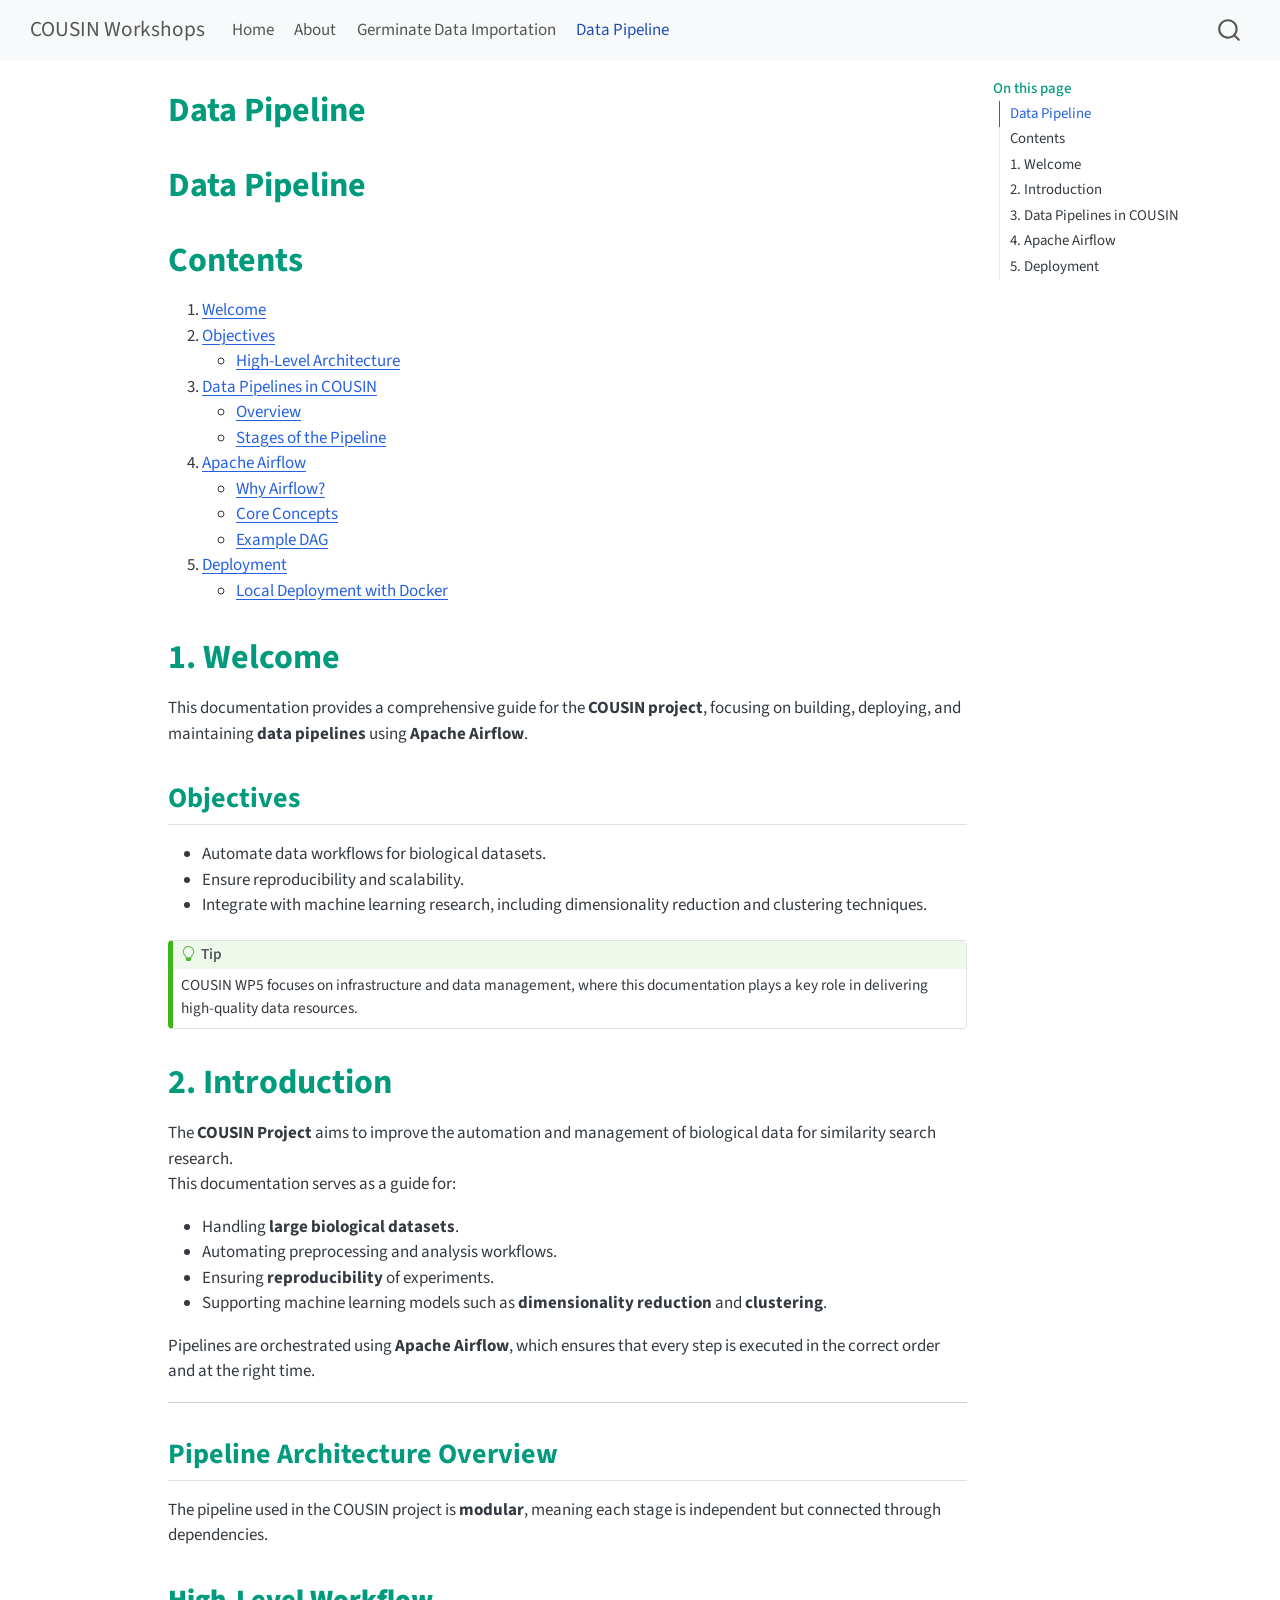
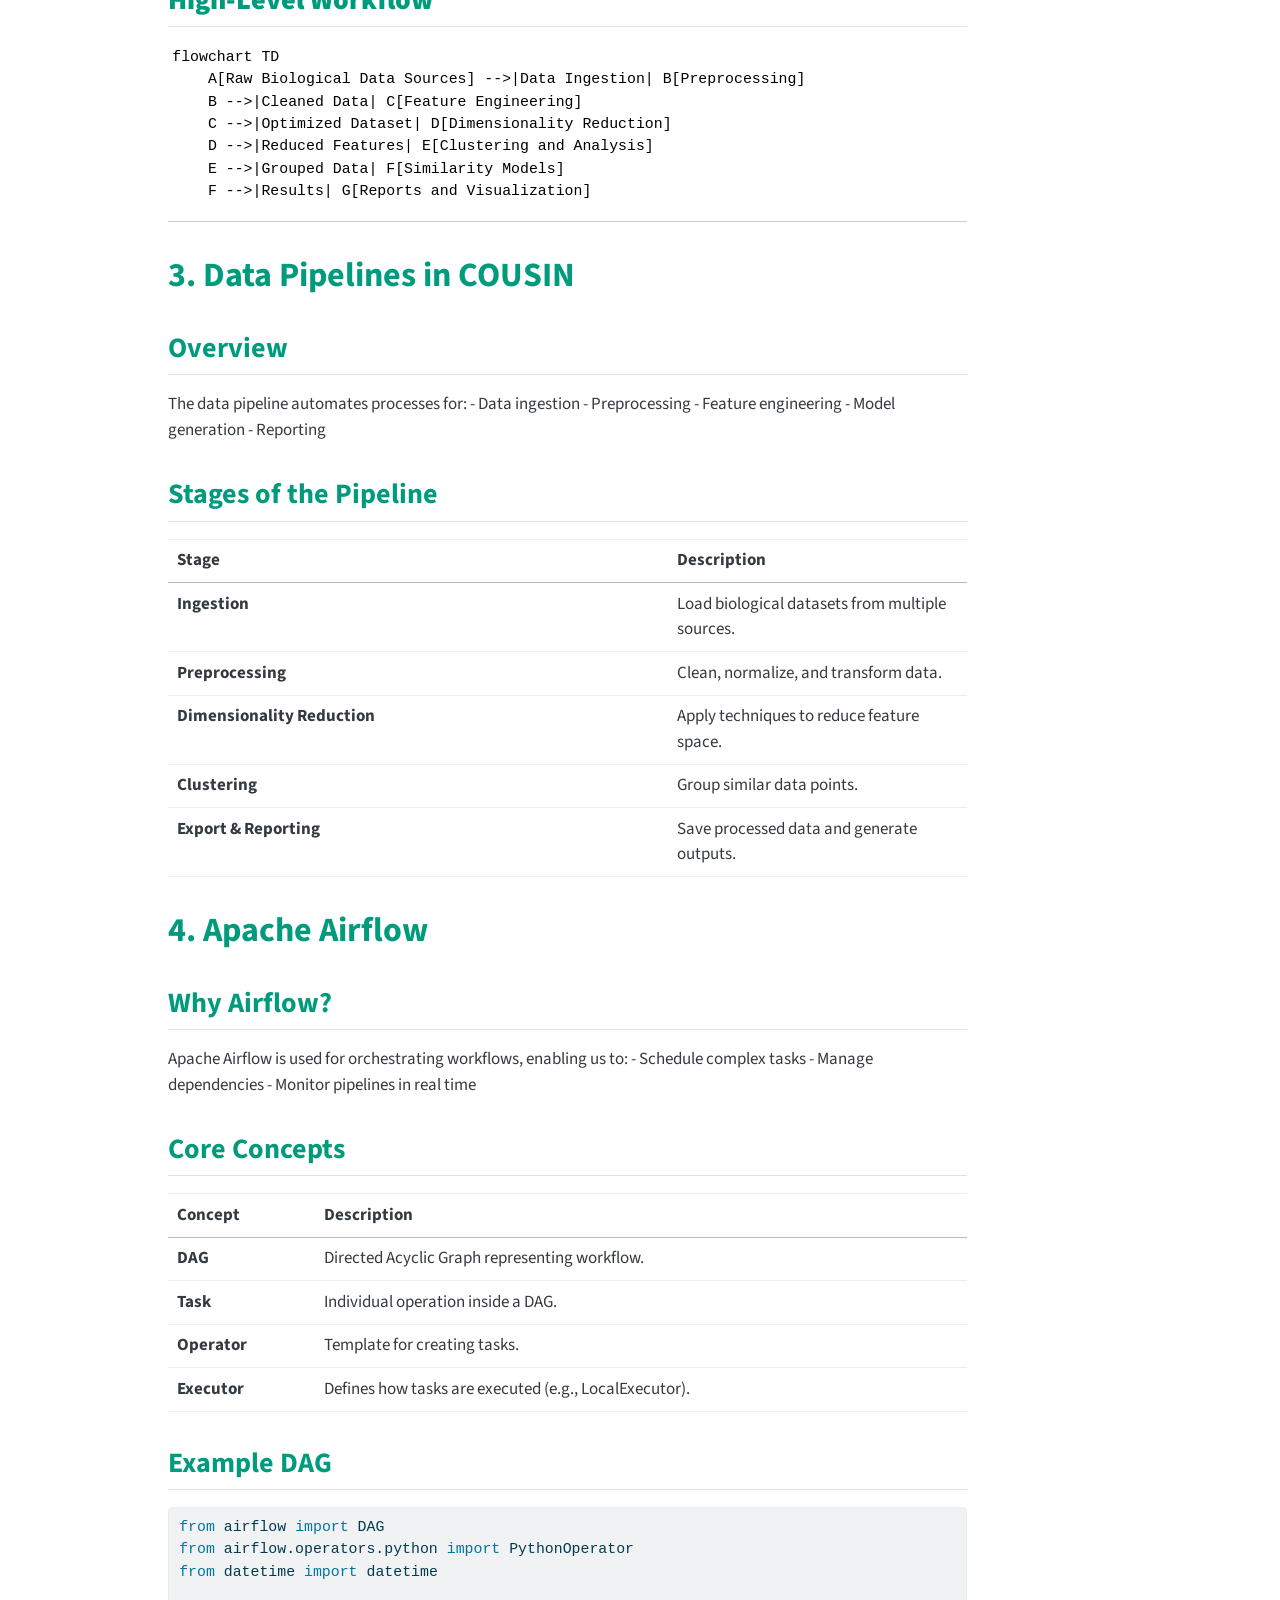
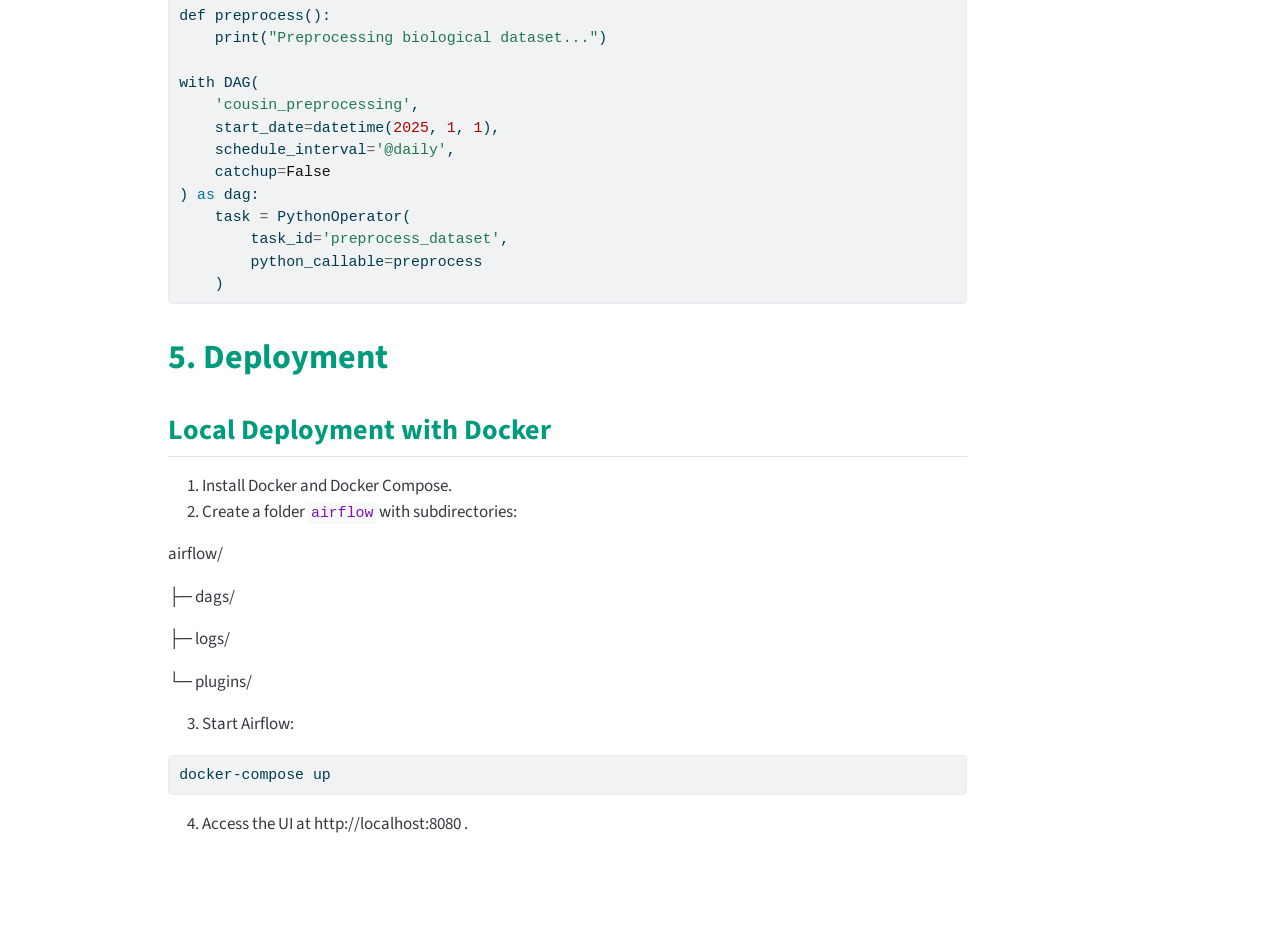
<file: pipeline/index.html>
<!DOCTYPE html>
<html xmlns="http://www.w3.org/1999/xhtml" lang="en" xml:lang="en"><head>

<meta charset="utf-8">
<meta name="generator" content="quarto-1.4.554">

<meta name="viewport" content="width=device-width, initial-scale=1.0, user-scalable=yes">


<title>COUSIN Workshops - Data Pipeline</title>
<style>
code{white-space: pre-wrap;}
span.smallcaps{font-variant: small-caps;}
div.columns{display: flex; gap: min(4vw, 1.5em);}
div.column{flex: auto; overflow-x: auto;}
div.hanging-indent{margin-left: 1.5em; text-indent: -1.5em;}
ul.task-list{list-style: none;}
ul.task-list li input[type="checkbox"] {
  width: 0.8em;
  margin: 0 0.8em 0.2em -1em; /* quarto-specific, see https://github.com/quarto-dev/quarto-cli/issues/4556 */ 
  vertical-align: middle;
}
/* CSS for syntax highlighting */
pre > code.sourceCode { white-space: pre; position: relative; }
pre > code.sourceCode > span { line-height: 1.25; }
pre > code.sourceCode > span:empty { height: 1.2em; }
.sourceCode { overflow: visible; }
code.sourceCode > span { color: inherit; text-decoration: inherit; }
div.sourceCode { margin: 1em 0; }
pre.sourceCode { margin: 0; }
@media screen {
div.sourceCode { overflow: auto; }
}
@media print {
pre > code.sourceCode { white-space: pre-wrap; }
pre > code.sourceCode > span { text-indent: -5em; padding-left: 5em; }
}
pre.numberSource code
  { counter-reset: source-line 0; }
pre.numberSource code > span
  { position: relative; left: -4em; counter-increment: source-line; }
pre.numberSource code > span > a:first-child::before
  { content: counter(source-line);
    position: relative; left: -1em; text-align: right; vertical-align: baseline;
    border: none; display: inline-block;
    -webkit-touch-callout: none; -webkit-user-select: none;
    -khtml-user-select: none; -moz-user-select: none;
    -ms-user-select: none; user-select: none;
    padding: 0 4px; width: 4em;
  }
pre.numberSource { margin-left: 3em;  padding-left: 4px; }
div.sourceCode
  {   }
@media screen {
pre > code.sourceCode > span > a:first-child::before { text-decoration: underline; }
}
</style>


<script src="../site_libs/quarto-nav/quarto-nav.js"></script>
<script src="../site_libs/quarto-nav/headroom.min.js"></script>
<script src="../site_libs/clipboard/clipboard.min.js"></script>
<script src="../site_libs/quarto-search/autocomplete.umd.js"></script>
<script src="../site_libs/quarto-search/fuse.min.js"></script>
<script src="../site_libs/quarto-search/quarto-search.js"></script>
<meta name="quarto:offset" content="../">
<script src="../site_libs/quarto-html/quarto.js"></script>
<script src="../site_libs/quarto-html/popper.min.js"></script>
<script src="../site_libs/quarto-html/tippy.umd.min.js"></script>
<script src="../site_libs/quarto-html/anchor.min.js"></script>
<link href="../site_libs/quarto-html/tippy.css" rel="stylesheet">
<link href="../site_libs/quarto-html/quarto-syntax-highlighting.css" rel="stylesheet" id="quarto-text-highlighting-styles">
<script src="../site_libs/bootstrap/bootstrap.min.js"></script>
<link href="../site_libs/bootstrap/bootstrap-icons.css" rel="stylesheet">
<link href="../site_libs/bootstrap/bootstrap.min.css" rel="stylesheet" id="quarto-bootstrap" data-mode="light">
<script id="quarto-search-options" type="application/json">{
  "location": "navbar",
  "copy-button": false,
  "collapse-after": 3,
  "panel-placement": "end",
  "type": "overlay",
  "limit": 50,
  "keyboard-shortcut": [
    "f",
    "/",
    "s"
  ],
  "show-item-context": false,
  "language": {
    "search-no-results-text": "No results",
    "search-matching-documents-text": "matching documents",
    "search-copy-link-title": "Copy link to search",
    "search-hide-matches-text": "Hide additional matches",
    "search-more-match-text": "more match in this document",
    "search-more-matches-text": "more matches in this document",
    "search-clear-button-title": "Clear",
    "search-text-placeholder": "",
    "search-detached-cancel-button-title": "Cancel",
    "search-submit-button-title": "Submit",
    "search-label": "Search"
  }
}</script>


<link rel="stylesheet" href="../styles.css">
</head>

<body class="nav-fixed">

<div id="quarto-search-results"></div>
  <header id="quarto-header" class="headroom fixed-top">
    <nav class="navbar navbar-expand-lg " data-bs-theme="dark">
      <div class="navbar-container container-fluid">
      <div class="navbar-brand-container mx-auto">
    <a class="navbar-brand" href="../index.html">
    <span class="navbar-title">COUSIN Workshops</span>
    </a>
  </div>
            <div id="quarto-search" class="" title="Search"></div>
          <button class="navbar-toggler" type="button" data-bs-toggle="collapse" data-bs-target="#navbarCollapse" aria-controls="navbarCollapse" aria-expanded="false" aria-label="Toggle navigation" onclick="if (window.quartoToggleHeadroom) { window.quartoToggleHeadroom(); }">
  <span class="navbar-toggler-icon"></span>
</button>
          <div class="collapse navbar-collapse" id="navbarCollapse">
            <ul class="navbar-nav navbar-nav-scroll me-auto">
  <li class="nav-item">
    <a class="nav-link" href="../index.html"> 
<span class="menu-text">Home</span></a>
  </li>  
  <li class="nav-item">
    <a class="nav-link" href="../about.html"> 
<span class="menu-text">About</span></a>
  </li>  
  <li class="nav-item">
    <a class="nav-link" href="../germinate/index.html"> 
<span class="menu-text">Germinate Data Importation</span></a>
  </li>  
  <li class="nav-item">
    <a class="nav-link active" href="../pipeline/index.html" aria-current="page"> 
<span class="menu-text">Data Pipeline</span></a>
  </li>  
</ul>
          </div> <!-- /navcollapse -->
          <div class="quarto-navbar-tools">
</div>
      </div> <!-- /container-fluid -->
    </nav>
</header>
<!-- content -->
<div id="quarto-content" class="quarto-container page-columns page-rows-contents page-layout-article page-navbar">
<!-- sidebar -->
<!-- margin-sidebar -->
    <div id="quarto-margin-sidebar" class="sidebar margin-sidebar">
        <nav id="TOC" role="doc-toc" class="toc-active">
    <h2 id="toc-title">On this page</h2>
   
  <ul>
  <li><a href="#data-pipeline" id="toc-data-pipeline" class="nav-link active" data-scroll-target="#data-pipeline">Data Pipeline</a></li>
  <li><a href="#contents" id="toc-contents" class="nav-link" data-scroll-target="#contents">Contents</a></li>
  <li><a href="#welcome" id="toc-welcome" class="nav-link" data-scroll-target="#welcome">1. Welcome</a>
  <ul class="collapse">
  <li><a href="#objectives" id="toc-objectives" class="nav-link" data-scroll-target="#objectives">Objectives</a></li>
  </ul></li>
  <li><a href="#introduction" id="toc-introduction" class="nav-link" data-scroll-target="#introduction">2. Introduction</a>
  <ul class="collapse">
  <li><a href="#pipeline-architecture-overview" id="toc-pipeline-architecture-overview" class="nav-link" data-scroll-target="#pipeline-architecture-overview">Pipeline Architecture Overview</a></li>
  <li><a href="#high-level-workflow" id="toc-high-level-workflow" class="nav-link" data-scroll-target="#high-level-workflow"><strong>High-Level Workflow</strong></a></li>
  </ul></li>
  <li><a href="#data-pipelines-in-cousin" id="toc-data-pipelines-in-cousin" class="nav-link" data-scroll-target="#data-pipelines-in-cousin">3. Data Pipelines in COUSIN</a>
  <ul class="collapse">
  <li><a href="#overview" id="toc-overview" class="nav-link" data-scroll-target="#overview">Overview</a></li>
  <li><a href="#stages-of-the-pipeline" id="toc-stages-of-the-pipeline" class="nav-link" data-scroll-target="#stages-of-the-pipeline">Stages of the Pipeline</a></li>
  </ul></li>
  <li><a href="#apache-airflow" id="toc-apache-airflow" class="nav-link" data-scroll-target="#apache-airflow">4. Apache Airflow</a>
  <ul class="collapse">
  <li><a href="#why-airflow" id="toc-why-airflow" class="nav-link" data-scroll-target="#why-airflow">Why Airflow?</a></li>
  <li><a href="#core-concepts" id="toc-core-concepts" class="nav-link" data-scroll-target="#core-concepts">Core Concepts</a></li>
  <li><a href="#example-dag" id="toc-example-dag" class="nav-link" data-scroll-target="#example-dag">Example DAG</a></li>
  </ul></li>
  <li><a href="#deployment" id="toc-deployment" class="nav-link" data-scroll-target="#deployment">5. Deployment</a>
  <ul class="collapse">
  <li><a href="#local-deployment-with-docker" id="toc-local-deployment-with-docker" class="nav-link" data-scroll-target="#local-deployment-with-docker">Local Deployment with Docker</a></li>
  </ul></li>
  </ul>
</nav>
    </div>
<!-- main -->
<main class="content" id="quarto-document-content">

<header id="title-block-header" class="quarto-title-block default">
<div class="quarto-title">
<h1 class="title">Data Pipeline</h1>
</div>



<div class="quarto-title-meta">

    
  
    
  </div>
  


</header>


<section id="data-pipeline" class="level1">
<h1>Data Pipeline</h1>
</section>
<section id="contents" class="level1">
<h1>Contents</h1>
<ol type="1">
<li><a href="#Welcome">Welcome</a><br>
</li>
<li><a href="#Objectives">Objectives</a>
<ul>
<li><a href="#high-level-architecture">High-Level Architecture</a><br>
</li>
</ul></li>
<li><a href="#data-pipelines-in-cousin">Data Pipelines in COUSIN</a>
<ul>
<li><a href="#Overview">Overview</a><br>
</li>
<li><a href="#stages-of-the-pipeline">Stages of the Pipeline</a><br>
</li>
</ul></li>
<li><a href="#apache-airflow">Apache Airflow</a>
<ul>
<li><a href="#why-airflow">Why Airflow?</a><br>
</li>
<li><a href="#core-concepts">Core Concepts</a><br>
</li>
<li><a href="#example-dag">Example DAG</a></li>
</ul></li>
<li><a href="#deployment">Deployment</a>
<ul>
<li><a href="#local-deployment-with-docker">Local Deployment with Docker</a></li>
</ul></li>
</ol>
</section>
<section id="welcome" class="level1">
<h1>1. Welcome</h1>
<p>This documentation provides a comprehensive guide for the <strong>COUSIN project</strong>, focusing on building, deploying, and maintaining <strong>data pipelines</strong> using <strong>Apache Airflow</strong>.</p>
<section id="objectives" class="level2">
<h2 class="anchored" data-anchor-id="objectives">Objectives</h2>
<ul>
<li>Automate data workflows for biological datasets.</li>
<li>Ensure reproducibility and scalability.</li>
<li>Integrate with machine learning research, including dimensionality reduction and clustering techniques.</li>
</ul>
<div class="callout callout-style-default callout-tip callout-titled">
<div class="callout-header d-flex align-content-center">
<div class="callout-icon-container">
<i class="callout-icon"></i>
</div>
<div class="callout-title-container flex-fill">
Tip
</div>
</div>
<div class="callout-body-container callout-body">
<p>COUSIN WP5 focuses on infrastructure and data management, where this documentation plays a key role in delivering high-quality data resources.</p>
</div>
</div>
</section>
</section>
<section id="introduction" class="level1">
<h1>2. Introduction</h1>
<p>The <strong>COUSIN Project</strong> aims to improve the automation and management of biological data for similarity search research.<br>
This documentation serves as a guide for:</p>
<ul>
<li>Handling <strong>large biological datasets</strong>.</li>
<li>Automating preprocessing and analysis workflows.</li>
<li>Ensuring <strong>reproducibility</strong> of experiments.</li>
<li>Supporting machine learning models such as <strong>dimensionality reduction</strong> and <strong>clustering</strong>.</li>
</ul>
<p>Pipelines are orchestrated using <strong>Apache Airflow</strong>, which ensures that every step is executed in the correct order and at the right time.</p>
<hr>
<section id="pipeline-architecture-overview" class="level2">
<h2 class="anchored" data-anchor-id="pipeline-architecture-overview">Pipeline Architecture Overview</h2>
<p>The pipeline used in the COUSIN project is <strong>modular</strong>, meaning each stage is independent but connected through dependencies.</p>
</section>
<section id="high-level-workflow" class="level2">
<h2 class="anchored" data-anchor-id="high-level-workflow"><strong>High-Level Workflow</strong></h2>
<pre class="mermaid"><code>flowchart TD
    A[Raw Biological Data Sources] --&gt;|Data Ingestion| B[Preprocessing]
    B --&gt;|Cleaned Data| C[Feature Engineering]
    C --&gt;|Optimized Dataset| D[Dimensionality Reduction]
    D --&gt;|Reduced Features| E[Clustering and Analysis]
    E --&gt;|Grouped Data| F[Similarity Models]
    F --&gt;|Results| G[Reports and Visualization]</code></pre>
<hr>
</section>
</section>
<section id="data-pipelines-in-cousin" class="level1">
<h1>3. Data Pipelines in COUSIN</h1>
<section id="overview" class="level2">
<h2 class="anchored" data-anchor-id="overview">Overview</h2>
<p>The data pipeline automates processes for: - Data ingestion - Preprocessing - Feature engineering - Model generation - Reporting</p>
</section>
<section id="stages-of-the-pipeline" class="level2">
<h2 class="anchored" data-anchor-id="stages-of-the-pipeline">Stages of the Pipeline</h2>
<table class="table">
<colgroup>
<col style="width: 62%">
<col style="width: 37%">
</colgroup>
<thead>
<tr class="header">
<th>Stage</th>
<th>Description</th>
</tr>
</thead>
<tbody>
<tr class="odd">
<td><strong>Ingestion</strong></td>
<td>Load biological datasets from multiple sources.</td>
</tr>
<tr class="even">
<td><strong>Preprocessing</strong></td>
<td>Clean, normalize, and transform data.</td>
</tr>
<tr class="odd">
<td><strong>Dimensionality Reduction</strong></td>
<td>Apply techniques to reduce feature space.</td>
</tr>
<tr class="even">
<td><strong>Clustering</strong></td>
<td>Group similar data points.</td>
</tr>
<tr class="odd">
<td><strong>Export &amp; Reporting</strong></td>
<td>Save processed data and generate outputs.</td>
</tr>
</tbody>
</table>
</section>
</section>
<section id="apache-airflow" class="level1">
<h1>4. Apache Airflow</h1>
<section id="why-airflow" class="level2">
<h2 class="anchored" data-anchor-id="why-airflow">Why Airflow?</h2>
<p>Apache Airflow is used for orchestrating workflows, enabling us to: - Schedule complex tasks - Manage dependencies - Monitor pipelines in real time</p>
</section>
<section id="core-concepts" class="level2">
<h2 class="anchored" data-anchor-id="core-concepts">Core Concepts</h2>
<table class="table">
<thead>
<tr class="header">
<th>Concept</th>
<th>Description</th>
</tr>
</thead>
<tbody>
<tr class="odd">
<td><strong>DAG</strong></td>
<td>Directed Acyclic Graph representing workflow.</td>
</tr>
<tr class="even">
<td><strong>Task</strong></td>
<td>Individual operation inside a DAG.</td>
</tr>
<tr class="odd">
<td><strong>Operator</strong></td>
<td>Template for creating tasks.</td>
</tr>
<tr class="even">
<td><strong>Executor</strong></td>
<td>Defines how tasks are executed (e.g., LocalExecutor).</td>
</tr>
</tbody>
</table>
</section>
<section id="example-dag" class="level2">
<h2 class="anchored" data-anchor-id="example-dag">Example DAG</h2>
<div class="sourceCode" id="cb2"><pre class="sourceCode python code-with-copy"><code class="sourceCode python"><span id="cb2-1"><a href="#cb2-1" aria-hidden="true" tabindex="-1"></a><span class="im">from</span> airflow <span class="im">import</span> DAG</span>
<span id="cb2-2"><a href="#cb2-2" aria-hidden="true" tabindex="-1"></a><span class="im">from</span> airflow.operators.python <span class="im">import</span> PythonOperator</span>
<span id="cb2-3"><a href="#cb2-3" aria-hidden="true" tabindex="-1"></a><span class="im">from</span> datetime <span class="im">import</span> datetime</span>
<span id="cb2-4"><a href="#cb2-4" aria-hidden="true" tabindex="-1"></a></span>
<span id="cb2-5"><a href="#cb2-5" aria-hidden="true" tabindex="-1"></a><span class="kw">def</span> preprocess():</span>
<span id="cb2-6"><a href="#cb2-6" aria-hidden="true" tabindex="-1"></a>    <span class="bu">print</span>(<span class="st">"Preprocessing biological dataset..."</span>)</span>
<span id="cb2-7"><a href="#cb2-7" aria-hidden="true" tabindex="-1"></a></span>
<span id="cb2-8"><a href="#cb2-8" aria-hidden="true" tabindex="-1"></a><span class="cf">with</span> DAG(</span>
<span id="cb2-9"><a href="#cb2-9" aria-hidden="true" tabindex="-1"></a>    <span class="st">'cousin_preprocessing'</span>,</span>
<span id="cb2-10"><a href="#cb2-10" aria-hidden="true" tabindex="-1"></a>    start_date<span class="op">=</span>datetime(<span class="dv">2025</span>, <span class="dv">1</span>, <span class="dv">1</span>),</span>
<span id="cb2-11"><a href="#cb2-11" aria-hidden="true" tabindex="-1"></a>    schedule_interval<span class="op">=</span><span class="st">'@daily'</span>,</span>
<span id="cb2-12"><a href="#cb2-12" aria-hidden="true" tabindex="-1"></a>    catchup<span class="op">=</span><span class="va">False</span></span>
<span id="cb2-13"><a href="#cb2-13" aria-hidden="true" tabindex="-1"></a>) <span class="im">as</span> dag:</span>
<span id="cb2-14"><a href="#cb2-14" aria-hidden="true" tabindex="-1"></a>    task <span class="op">=</span> PythonOperator(</span>
<span id="cb2-15"><a href="#cb2-15" aria-hidden="true" tabindex="-1"></a>        task_id<span class="op">=</span><span class="st">'preprocess_dataset'</span>,</span>
<span id="cb2-16"><a href="#cb2-16" aria-hidden="true" tabindex="-1"></a>        python_callable<span class="op">=</span>preprocess</span>
<span id="cb2-17"><a href="#cb2-17" aria-hidden="true" tabindex="-1"></a>    )</span></code><button title="Copy to Clipboard" class="code-copy-button"><i class="bi"></i></button></pre></div>
</section>
</section>
<section id="deployment" class="level1">
<h1>5. Deployment</h1>
<section id="local-deployment-with-docker" class="level2">
<h2 class="anchored" data-anchor-id="local-deployment-with-docker">Local Deployment with Docker</h2>
<ol type="1">
<li>Install Docker and Docker Compose.</li>
<li>Create a folder <code>airflow</code> with subdirectories:</li>
</ol>
<p>airflow/</p>
<p>├─ dags/</p>
<p>├─ logs/</p>
<p>└─ plugins/</p>
<ol start="3" type="1">
<li>Start Airflow:</li>
</ol>
<div class="sourceCode" id="cb3"><pre class="sourceCode bash code-with-copy"><code class="sourceCode bash"><span id="cb3-1"><a href="#cb3-1" aria-hidden="true" tabindex="-1"></a><span class="ex">docker-compose</span> up</span></code><button title="Copy to Clipboard" class="code-copy-button"><i class="bi"></i></button></pre></div>
<ol start="4" type="1">
<li>Access the UI at http://localhost:8080 .</li>
</ol>


</section>
</section>

</main> <!-- /main -->
<script id="quarto-html-after-body" type="application/javascript">
window.document.addEventListener("DOMContentLoaded", function (event) {
  const toggleBodyColorMode = (bsSheetEl) => {
    const mode = bsSheetEl.getAttribute("data-mode");
    const bodyEl = window.document.querySelector("body");
    if (mode === "dark") {
      bodyEl.classList.add("quarto-dark");
      bodyEl.classList.remove("quarto-light");
    } else {
      bodyEl.classList.add("quarto-light");
      bodyEl.classList.remove("quarto-dark");
    }
  }
  const toggleBodyColorPrimary = () => {
    const bsSheetEl = window.document.querySelector("link#quarto-bootstrap");
    if (bsSheetEl) {
      toggleBodyColorMode(bsSheetEl);
    }
  }
  toggleBodyColorPrimary();  
  const icon = "";
  const anchorJS = new window.AnchorJS();
  anchorJS.options = {
    placement: 'right',
    icon: icon
  };
  anchorJS.add('.anchored');
  const isCodeAnnotation = (el) => {
    for (const clz of el.classList) {
      if (clz.startsWith('code-annotation-')) {                     
        return true;
      }
    }
    return false;
  }
  const clipboard = new window.ClipboardJS('.code-copy-button', {
    text: function(trigger) {
      const codeEl = trigger.previousElementSibling.cloneNode(true);
      for (const childEl of codeEl.children) {
        if (isCodeAnnotation(childEl)) {
          childEl.remove();
        }
      }
      return codeEl.innerText;
    }
  });
  clipboard.on('success', function(e) {
    // button target
    const button = e.trigger;
    // don't keep focus
    button.blur();
    // flash "checked"
    button.classList.add('code-copy-button-checked');
    var currentTitle = button.getAttribute("title");
    button.setAttribute("title", "Copied!");
    let tooltip;
    if (window.bootstrap) {
      button.setAttribute("data-bs-toggle", "tooltip");
      button.setAttribute("data-bs-placement", "left");
      button.setAttribute("data-bs-title", "Copied!");
      tooltip = new bootstrap.Tooltip(button, 
        { trigger: "manual", 
          customClass: "code-copy-button-tooltip",
          offset: [0, -8]});
      tooltip.show();    
    }
    setTimeout(function() {
      if (tooltip) {
        tooltip.hide();
        button.removeAttribute("data-bs-title");
        button.removeAttribute("data-bs-toggle");
        button.removeAttribute("data-bs-placement");
      }
      button.setAttribute("title", currentTitle);
      button.classList.remove('code-copy-button-checked');
    }, 1000);
    // clear code selection
    e.clearSelection();
  });
    var localhostRegex = new RegExp(/^(?:http|https):\/\/localhost\:?[0-9]*\//);
    var mailtoRegex = new RegExp(/^mailto:/);
      var filterRegex = new RegExp("https:\/\/cousin-he\.github\.io\/data-templates-workshop\/");
    var isInternal = (href) => {
        return filterRegex.test(href) || localhostRegex.test(href) || mailtoRegex.test(href);
    }
    // Inspect non-navigation links and adorn them if external
 	var links = window.document.querySelectorAll('a[href]:not(.nav-link):not(.navbar-brand):not(.toc-action):not(.sidebar-link):not(.sidebar-item-toggle):not(.pagination-link):not(.no-external):not([aria-hidden]):not(.dropdown-item):not(.quarto-navigation-tool)');
    for (var i=0; i<links.length; i++) {
      const link = links[i];
      if (!isInternal(link.href)) {
        // undo the damage that might have been done by quarto-nav.js in the case of
        // links that we want to consider external
        if (link.dataset.originalHref !== undefined) {
          link.href = link.dataset.originalHref;
        }
      }
    }
  function tippyHover(el, contentFn, onTriggerFn, onUntriggerFn) {
    const config = {
      allowHTML: true,
      maxWidth: 500,
      delay: 100,
      arrow: false,
      appendTo: function(el) {
          return el.parentElement;
      },
      interactive: true,
      interactiveBorder: 10,
      theme: 'quarto',
      placement: 'bottom-start',
    };
    if (contentFn) {
      config.content = contentFn;
    }
    if (onTriggerFn) {
      config.onTrigger = onTriggerFn;
    }
    if (onUntriggerFn) {
      config.onUntrigger = onUntriggerFn;
    }
    window.tippy(el, config); 
  }
  const noterefs = window.document.querySelectorAll('a[role="doc-noteref"]');
  for (var i=0; i<noterefs.length; i++) {
    const ref = noterefs[i];
    tippyHover(ref, function() {
      // use id or data attribute instead here
      let href = ref.getAttribute('data-footnote-href') || ref.getAttribute('href');
      try { href = new URL(href).hash; } catch {}
      const id = href.replace(/^#\/?/, "");
      const note = window.document.getElementById(id);
      if (note) {
        return note.innerHTML;
      } else {
        return "";
      }
    });
  }
  const xrefs = window.document.querySelectorAll('a.quarto-xref');
  const processXRef = (id, note) => {
    // Strip column container classes
    const stripColumnClz = (el) => {
      el.classList.remove("page-full", "page-columns");
      if (el.children) {
        for (const child of el.children) {
          stripColumnClz(child);
        }
      }
    }
    stripColumnClz(note)
    if (id === null || id.startsWith('sec-')) {
      // Special case sections, only their first couple elements
      const container = document.createElement("div");
      if (note.children && note.children.length > 2) {
        container.appendChild(note.children[0].cloneNode(true));
        for (let i = 1; i < note.children.length; i++) {
          const child = note.children[i];
          if (child.tagName === "P" && child.innerText === "") {
            continue;
          } else {
            container.appendChild(child.cloneNode(true));
            break;
          }
        }
        if (window.Quarto?.typesetMath) {
          window.Quarto.typesetMath(container);
        }
        return container.innerHTML
      } else {
        if (window.Quarto?.typesetMath) {
          window.Quarto.typesetMath(note);
        }
        return note.innerHTML;
      }
    } else {
      // Remove any anchor links if they are present
      const anchorLink = note.querySelector('a.anchorjs-link');
      if (anchorLink) {
        anchorLink.remove();
      }
      if (window.Quarto?.typesetMath) {
        window.Quarto.typesetMath(note);
      }
      // TODO in 1.5, we should make sure this works without a callout special case
      if (note.classList.contains("callout")) {
        return note.outerHTML;
      } else {
        return note.innerHTML;
      }
    }
  }
  for (var i=0; i<xrefs.length; i++) {
    const xref = xrefs[i];
    tippyHover(xref, undefined, function(instance) {
      instance.disable();
      let url = xref.getAttribute('href');
      let hash = undefined; 
      if (url.startsWith('#')) {
        hash = url;
      } else {
        try { hash = new URL(url).hash; } catch {}
      }
      if (hash) {
        const id = hash.replace(/^#\/?/, "");
        const note = window.document.getElementById(id);
        if (note !== null) {
          try {
            const html = processXRef(id, note.cloneNode(true));
            instance.setContent(html);
          } finally {
            instance.enable();
            instance.show();
          }
        } else {
          // See if we can fetch this
          fetch(url.split('#')[0])
          .then(res => res.text())
          .then(html => {
            const parser = new DOMParser();
            const htmlDoc = parser.parseFromString(html, "text/html");
            const note = htmlDoc.getElementById(id);
            if (note !== null) {
              const html = processXRef(id, note);
              instance.setContent(html);
            } 
          }).finally(() => {
            instance.enable();
            instance.show();
          });
        }
      } else {
        // See if we can fetch a full url (with no hash to target)
        // This is a special case and we should probably do some content thinning / targeting
        fetch(url)
        .then(res => res.text())
        .then(html => {
          const parser = new DOMParser();
          const htmlDoc = parser.parseFromString(html, "text/html");
          const note = htmlDoc.querySelector('main.content');
          if (note !== null) {
            // This should only happen for chapter cross references
            // (since there is no id in the URL)
            // remove the first header
            if (note.children.length > 0 && note.children[0].tagName === "HEADER") {
              note.children[0].remove();
            }
            const html = processXRef(null, note);
            instance.setContent(html);
          } 
        }).finally(() => {
          instance.enable();
          instance.show();
        });
      }
    }, function(instance) {
    });
  }
      let selectedAnnoteEl;
      const selectorForAnnotation = ( cell, annotation) => {
        let cellAttr = 'data-code-cell="' + cell + '"';
        let lineAttr = 'data-code-annotation="' +  annotation + '"';
        const selector = 'span[' + cellAttr + '][' + lineAttr + ']';
        return selector;
      }
      const selectCodeLines = (annoteEl) => {
        const doc = window.document;
        const targetCell = annoteEl.getAttribute("data-target-cell");
        const targetAnnotation = annoteEl.getAttribute("data-target-annotation");
        const annoteSpan = window.document.querySelector(selectorForAnnotation(targetCell, targetAnnotation));
        const lines = annoteSpan.getAttribute("data-code-lines").split(",");
        const lineIds = lines.map((line) => {
          return targetCell + "-" + line;
        })
        let top = null;
        let height = null;
        let parent = null;
        if (lineIds.length > 0) {
            //compute the position of the single el (top and bottom and make a div)
            const el = window.document.getElementById(lineIds[0]);
            top = el.offsetTop;
            height = el.offsetHeight;
            parent = el.parentElement.parentElement;
          if (lineIds.length > 1) {
            const lastEl = window.document.getElementById(lineIds[lineIds.length - 1]);
            const bottom = lastEl.offsetTop + lastEl.offsetHeight;
            height = bottom - top;
          }
          if (top !== null && height !== null && parent !== null) {
            // cook up a div (if necessary) and position it 
            let div = window.document.getElementById("code-annotation-line-highlight");
            if (div === null) {
              div = window.document.createElement("div");
              div.setAttribute("id", "code-annotation-line-highlight");
              div.style.position = 'absolute';
              parent.appendChild(div);
            }
            div.style.top = top - 2 + "px";
            div.style.height = height + 4 + "px";
            div.style.left = 0;
            let gutterDiv = window.document.getElementById("code-annotation-line-highlight-gutter");
            if (gutterDiv === null) {
              gutterDiv = window.document.createElement("div");
              gutterDiv.setAttribute("id", "code-annotation-line-highlight-gutter");
              gutterDiv.style.position = 'absolute';
              const codeCell = window.document.getElementById(targetCell);
              const gutter = codeCell.querySelector('.code-annotation-gutter');
              gutter.appendChild(gutterDiv);
            }
            gutterDiv.style.top = top - 2 + "px";
            gutterDiv.style.height = height + 4 + "px";
          }
          selectedAnnoteEl = annoteEl;
        }
      };
      const unselectCodeLines = () => {
        const elementsIds = ["code-annotation-line-highlight", "code-annotation-line-highlight-gutter"];
        elementsIds.forEach((elId) => {
          const div = window.document.getElementById(elId);
          if (div) {
            div.remove();
          }
        });
        selectedAnnoteEl = undefined;
      };
        // Handle positioning of the toggle
    window.addEventListener(
      "resize",
      throttle(() => {
        elRect = undefined;
        if (selectedAnnoteEl) {
          selectCodeLines(selectedAnnoteEl);
        }
      }, 10)
    );
    function throttle(fn, ms) {
    let throttle = false;
    let timer;
      return (...args) => {
        if(!throttle) { // first call gets through
            fn.apply(this, args);
            throttle = true;
        } else { // all the others get throttled
            if(timer) clearTimeout(timer); // cancel #2
            timer = setTimeout(() => {
              fn.apply(this, args);
              timer = throttle = false;
            }, ms);
        }
      };
    }
      // Attach click handler to the DT
      const annoteDls = window.document.querySelectorAll('dt[data-target-cell]');
      for (const annoteDlNode of annoteDls) {
        annoteDlNode.addEventListener('click', (event) => {
          const clickedEl = event.target;
          if (clickedEl !== selectedAnnoteEl) {
            unselectCodeLines();
            const activeEl = window.document.querySelector('dt[data-target-cell].code-annotation-active');
            if (activeEl) {
              activeEl.classList.remove('code-annotation-active');
            }
            selectCodeLines(clickedEl);
            clickedEl.classList.add('code-annotation-active');
          } else {
            // Unselect the line
            unselectCodeLines();
            clickedEl.classList.remove('code-annotation-active');
          }
        });
      }
  const findCites = (el) => {
    const parentEl = el.parentElement;
    if (parentEl) {
      const cites = parentEl.dataset.cites;
      if (cites) {
        return {
          el,
          cites: cites.split(' ')
        };
      } else {
        return findCites(el.parentElement)
      }
    } else {
      return undefined;
    }
  };
  var bibliorefs = window.document.querySelectorAll('a[role="doc-biblioref"]');
  for (var i=0; i<bibliorefs.length; i++) {
    const ref = bibliorefs[i];
    const citeInfo = findCites(ref);
    if (citeInfo) {
      tippyHover(citeInfo.el, function() {
        var popup = window.document.createElement('div');
        citeInfo.cites.forEach(function(cite) {
          var citeDiv = window.document.createElement('div');
          citeDiv.classList.add('hanging-indent');
          citeDiv.classList.add('csl-entry');
          var biblioDiv = window.document.getElementById('ref-' + cite);
          if (biblioDiv) {
            citeDiv.innerHTML = biblioDiv.innerHTML;
          }
          popup.appendChild(citeDiv);
        });
        return popup.innerHTML;
      });
    }
  }
});
</script>
</div> <!-- /content -->




</body></html>
</file>
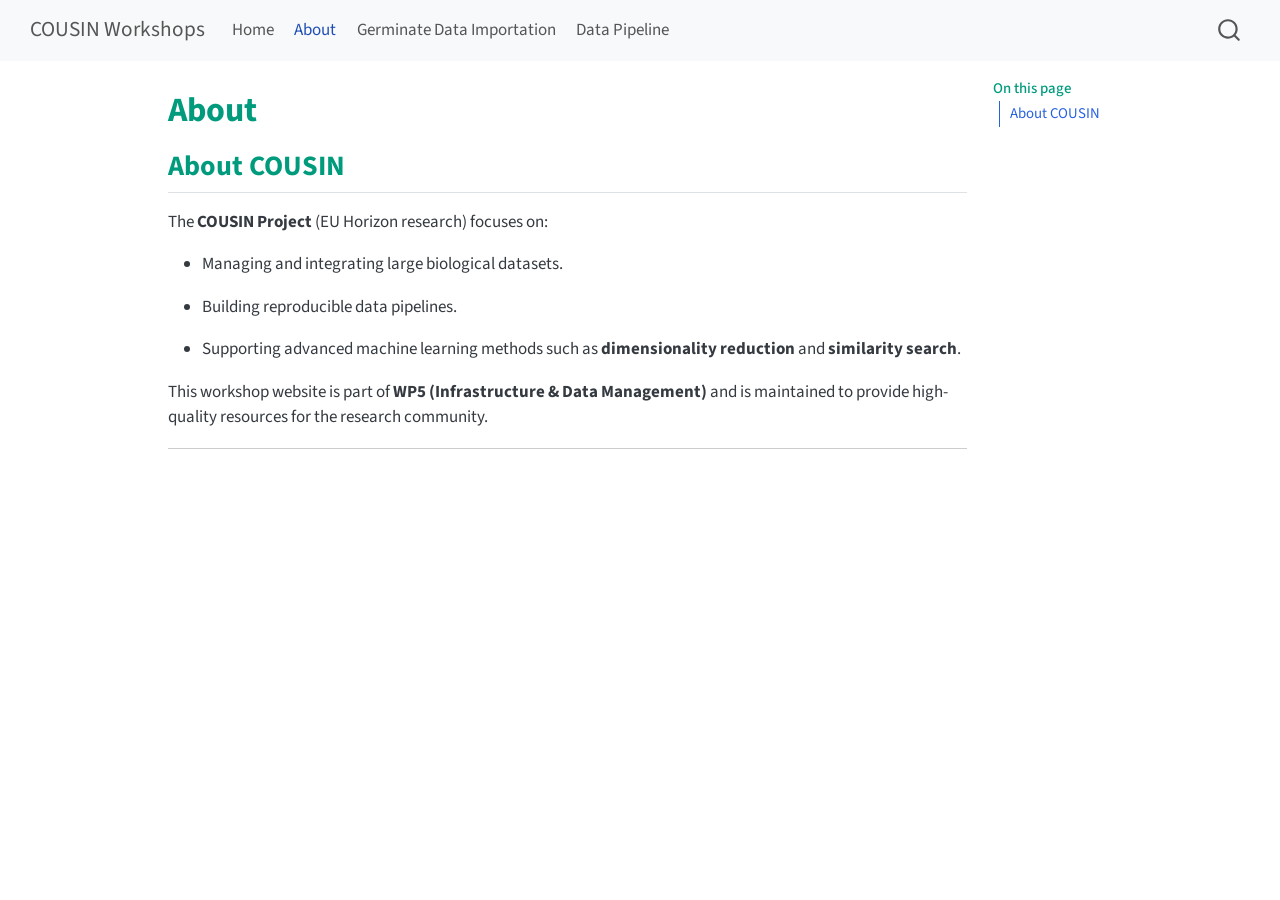
<file: about.html>
<!DOCTYPE html>
<html xmlns="http://www.w3.org/1999/xhtml" lang="en" xml:lang="en"><head>

<meta charset="utf-8">
<meta name="generator" content="quarto-1.4.554">

<meta name="viewport" content="width=device-width, initial-scale=1.0, user-scalable=yes">


<title>COUSIN Workshops - About</title>
<style>
code{white-space: pre-wrap;}
span.smallcaps{font-variant: small-caps;}
div.columns{display: flex; gap: min(4vw, 1.5em);}
div.column{flex: auto; overflow-x: auto;}
div.hanging-indent{margin-left: 1.5em; text-indent: -1.5em;}
ul.task-list{list-style: none;}
ul.task-list li input[type="checkbox"] {
  width: 0.8em;
  margin: 0 0.8em 0.2em -1em; /* quarto-specific, see https://github.com/quarto-dev/quarto-cli/issues/4556 */ 
  vertical-align: middle;
}
</style>


<script src="site_libs/quarto-nav/quarto-nav.js"></script>
<script src="site_libs/quarto-nav/headroom.min.js"></script>
<script src="site_libs/clipboard/clipboard.min.js"></script>
<script src="site_libs/quarto-search/autocomplete.umd.js"></script>
<script src="site_libs/quarto-search/fuse.min.js"></script>
<script src="site_libs/quarto-search/quarto-search.js"></script>
<meta name="quarto:offset" content="./">
<script src="site_libs/quarto-html/quarto.js"></script>
<script src="site_libs/quarto-html/popper.min.js"></script>
<script src="site_libs/quarto-html/tippy.umd.min.js"></script>
<script src="site_libs/quarto-html/anchor.min.js"></script>
<link href="site_libs/quarto-html/tippy.css" rel="stylesheet">
<link href="site_libs/quarto-html/quarto-syntax-highlighting.css" rel="stylesheet" id="quarto-text-highlighting-styles">
<script src="site_libs/bootstrap/bootstrap.min.js"></script>
<link href="site_libs/bootstrap/bootstrap-icons.css" rel="stylesheet">
<link href="site_libs/bootstrap/bootstrap.min.css" rel="stylesheet" id="quarto-bootstrap" data-mode="light">
<script id="quarto-search-options" type="application/json">{
  "location": "navbar",
  "copy-button": false,
  "collapse-after": 3,
  "panel-placement": "end",
  "type": "overlay",
  "limit": 50,
  "keyboard-shortcut": [
    "f",
    "/",
    "s"
  ],
  "show-item-context": false,
  "language": {
    "search-no-results-text": "No results",
    "search-matching-documents-text": "matching documents",
    "search-copy-link-title": "Copy link to search",
    "search-hide-matches-text": "Hide additional matches",
    "search-more-match-text": "more match in this document",
    "search-more-matches-text": "more matches in this document",
    "search-clear-button-title": "Clear",
    "search-text-placeholder": "",
    "search-detached-cancel-button-title": "Cancel",
    "search-submit-button-title": "Submit",
    "search-label": "Search"
  }
}</script>


<link rel="stylesheet" href="styles.css">
</head>

<body class="nav-fixed">

<div id="quarto-search-results"></div>
  <header id="quarto-header" class="headroom fixed-top">
    <nav class="navbar navbar-expand-lg " data-bs-theme="dark">
      <div class="navbar-container container-fluid">
      <div class="navbar-brand-container mx-auto">
    <a class="navbar-brand" href="./index.html">
    <span class="navbar-title">COUSIN Workshops</span>
    </a>
  </div>
            <div id="quarto-search" class="" title="Search"></div>
          <button class="navbar-toggler" type="button" data-bs-toggle="collapse" data-bs-target="#navbarCollapse" aria-controls="navbarCollapse" aria-expanded="false" aria-label="Toggle navigation" onclick="if (window.quartoToggleHeadroom) { window.quartoToggleHeadroom(); }">
  <span class="navbar-toggler-icon"></span>
</button>
          <div class="collapse navbar-collapse" id="navbarCollapse">
            <ul class="navbar-nav navbar-nav-scroll me-auto">
  <li class="nav-item">
    <a class="nav-link" href="./index.html"> 
<span class="menu-text">Home</span></a>
  </li>  
  <li class="nav-item">
    <a class="nav-link active" href="./about.html" aria-current="page"> 
<span class="menu-text">About</span></a>
  </li>  
  <li class="nav-item">
    <a class="nav-link" href="./germinate/index.html"> 
<span class="menu-text">Germinate Data Importation</span></a>
  </li>  
  <li class="nav-item">
    <a class="nav-link" href="./pipeline/index.html"> 
<span class="menu-text">Data Pipeline</span></a>
  </li>  
</ul>
          </div> <!-- /navcollapse -->
          <div class="quarto-navbar-tools">
</div>
      </div> <!-- /container-fluid -->
    </nav>
</header>
<!-- content -->
<div id="quarto-content" class="quarto-container page-columns page-rows-contents page-layout-article page-navbar">
<!-- sidebar -->
<!-- margin-sidebar -->
    <div id="quarto-margin-sidebar" class="sidebar margin-sidebar">
        <nav id="TOC" role="doc-toc" class="toc-active">
    <h2 id="toc-title">On this page</h2>
   
  <ul>
  <li><a href="#about-cousin" id="toc-about-cousin" class="nav-link active" data-scroll-target="#about-cousin">About COUSIN</a></li>
  </ul>
</nav>
    </div>
<!-- main -->
<main class="content" id="quarto-document-content">

<header id="title-block-header" class="quarto-title-block default">
<div class="quarto-title">
<h1 class="title">About</h1>
</div>



<div class="quarto-title-meta">

    
  
    
  </div>
  


</header>


<section id="about-cousin" class="level2">
<h2 class="anchored" data-anchor-id="about-cousin">About COUSIN</h2>
<p>The <strong>COUSIN Project</strong> (EU Horizon research) focuses on:</p>
<ul>
<li><p>Managing and integrating large biological datasets.</p></li>
<li><p>Building reproducible data pipelines.</p></li>
<li><p>Supporting advanced machine learning methods such as <strong>dimensionality reduction</strong> and <strong>similarity search</strong>.</p></li>
</ul>
<p>This workshop website is part of <strong>WP5 (Infrastructure &amp; Data Management)</strong> and is maintained to provide high-quality resources for the research community.</p>
<hr>


</section>

</main> <!-- /main -->
<script id="quarto-html-after-body" type="application/javascript">
window.document.addEventListener("DOMContentLoaded", function (event) {
  const toggleBodyColorMode = (bsSheetEl) => {
    const mode = bsSheetEl.getAttribute("data-mode");
    const bodyEl = window.document.querySelector("body");
    if (mode === "dark") {
      bodyEl.classList.add("quarto-dark");
      bodyEl.classList.remove("quarto-light");
    } else {
      bodyEl.classList.add("quarto-light");
      bodyEl.classList.remove("quarto-dark");
    }
  }
  const toggleBodyColorPrimary = () => {
    const bsSheetEl = window.document.querySelector("link#quarto-bootstrap");
    if (bsSheetEl) {
      toggleBodyColorMode(bsSheetEl);
    }
  }
  toggleBodyColorPrimary();  
  const icon = "";
  const anchorJS = new window.AnchorJS();
  anchorJS.options = {
    placement: 'right',
    icon: icon
  };
  anchorJS.add('.anchored');
  const isCodeAnnotation = (el) => {
    for (const clz of el.classList) {
      if (clz.startsWith('code-annotation-')) {                     
        return true;
      }
    }
    return false;
  }
  const clipboard = new window.ClipboardJS('.code-copy-button', {
    text: function(trigger) {
      const codeEl = trigger.previousElementSibling.cloneNode(true);
      for (const childEl of codeEl.children) {
        if (isCodeAnnotation(childEl)) {
          childEl.remove();
        }
      }
      return codeEl.innerText;
    }
  });
  clipboard.on('success', function(e) {
    // button target
    const button = e.trigger;
    // don't keep focus
    button.blur();
    // flash "checked"
    button.classList.add('code-copy-button-checked');
    var currentTitle = button.getAttribute("title");
    button.setAttribute("title", "Copied!");
    let tooltip;
    if (window.bootstrap) {
      button.setAttribute("data-bs-toggle", "tooltip");
      button.setAttribute("data-bs-placement", "left");
      button.setAttribute("data-bs-title", "Copied!");
      tooltip = new bootstrap.Tooltip(button, 
        { trigger: "manual", 
          customClass: "code-copy-button-tooltip",
          offset: [0, -8]});
      tooltip.show();    
    }
    setTimeout(function() {
      if (tooltip) {
        tooltip.hide();
        button.removeAttribute("data-bs-title");
        button.removeAttribute("data-bs-toggle");
        button.removeAttribute("data-bs-placement");
      }
      button.setAttribute("title", currentTitle);
      button.classList.remove('code-copy-button-checked');
    }, 1000);
    // clear code selection
    e.clearSelection();
  });
    var localhostRegex = new RegExp(/^(?:http|https):\/\/localhost\:?[0-9]*\//);
    var mailtoRegex = new RegExp(/^mailto:/);
      var filterRegex = new RegExp("https:\/\/cousin-he\.github\.io\/data-templates-workshop\/");
    var isInternal = (href) => {
        return filterRegex.test(href) || localhostRegex.test(href) || mailtoRegex.test(href);
    }
    // Inspect non-navigation links and adorn them if external
 	var links = window.document.querySelectorAll('a[href]:not(.nav-link):not(.navbar-brand):not(.toc-action):not(.sidebar-link):not(.sidebar-item-toggle):not(.pagination-link):not(.no-external):not([aria-hidden]):not(.dropdown-item):not(.quarto-navigation-tool)');
    for (var i=0; i<links.length; i++) {
      const link = links[i];
      if (!isInternal(link.href)) {
        // undo the damage that might have been done by quarto-nav.js in the case of
        // links that we want to consider external
        if (link.dataset.originalHref !== undefined) {
          link.href = link.dataset.originalHref;
        }
      }
    }
  function tippyHover(el, contentFn, onTriggerFn, onUntriggerFn) {
    const config = {
      allowHTML: true,
      maxWidth: 500,
      delay: 100,
      arrow: false,
      appendTo: function(el) {
          return el.parentElement;
      },
      interactive: true,
      interactiveBorder: 10,
      theme: 'quarto',
      placement: 'bottom-start',
    };
    if (contentFn) {
      config.content = contentFn;
    }
    if (onTriggerFn) {
      config.onTrigger = onTriggerFn;
    }
    if (onUntriggerFn) {
      config.onUntrigger = onUntriggerFn;
    }
    window.tippy(el, config); 
  }
  const noterefs = window.document.querySelectorAll('a[role="doc-noteref"]');
  for (var i=0; i<noterefs.length; i++) {
    const ref = noterefs[i];
    tippyHover(ref, function() {
      // use id or data attribute instead here
      let href = ref.getAttribute('data-footnote-href') || ref.getAttribute('href');
      try { href = new URL(href).hash; } catch {}
      const id = href.replace(/^#\/?/, "");
      const note = window.document.getElementById(id);
      if (note) {
        return note.innerHTML;
      } else {
        return "";
      }
    });
  }
  const xrefs = window.document.querySelectorAll('a.quarto-xref');
  const processXRef = (id, note) => {
    // Strip column container classes
    const stripColumnClz = (el) => {
      el.classList.remove("page-full", "page-columns");
      if (el.children) {
        for (const child of el.children) {
          stripColumnClz(child);
        }
      }
    }
    stripColumnClz(note)
    if (id === null || id.startsWith('sec-')) {
      // Special case sections, only their first couple elements
      const container = document.createElement("div");
      if (note.children && note.children.length > 2) {
        container.appendChild(note.children[0].cloneNode(true));
        for (let i = 1; i < note.children.length; i++) {
          const child = note.children[i];
          if (child.tagName === "P" && child.innerText === "") {
            continue;
          } else {
            container.appendChild(child.cloneNode(true));
            break;
          }
        }
        if (window.Quarto?.typesetMath) {
          window.Quarto.typesetMath(container);
        }
        return container.innerHTML
      } else {
        if (window.Quarto?.typesetMath) {
          window.Quarto.typesetMath(note);
        }
        return note.innerHTML;
      }
    } else {
      // Remove any anchor links if they are present
      const anchorLink = note.querySelector('a.anchorjs-link');
      if (anchorLink) {
        anchorLink.remove();
      }
      if (window.Quarto?.typesetMath) {
        window.Quarto.typesetMath(note);
      }
      // TODO in 1.5, we should make sure this works without a callout special case
      if (note.classList.contains("callout")) {
        return note.outerHTML;
      } else {
        return note.innerHTML;
      }
    }
  }
  for (var i=0; i<xrefs.length; i++) {
    const xref = xrefs[i];
    tippyHover(xref, undefined, function(instance) {
      instance.disable();
      let url = xref.getAttribute('href');
      let hash = undefined; 
      if (url.startsWith('#')) {
        hash = url;
      } else {
        try { hash = new URL(url).hash; } catch {}
      }
      if (hash) {
        const id = hash.replace(/^#\/?/, "");
        const note = window.document.getElementById(id);
        if (note !== null) {
          try {
            const html = processXRef(id, note.cloneNode(true));
            instance.setContent(html);
          } finally {
            instance.enable();
            instance.show();
          }
        } else {
          // See if we can fetch this
          fetch(url.split('#')[0])
          .then(res => res.text())
          .then(html => {
            const parser = new DOMParser();
            const htmlDoc = parser.parseFromString(html, "text/html");
            const note = htmlDoc.getElementById(id);
            if (note !== null) {
              const html = processXRef(id, note);
              instance.setContent(html);
            } 
          }).finally(() => {
            instance.enable();
            instance.show();
          });
        }
      } else {
        // See if we can fetch a full url (with no hash to target)
        // This is a special case and we should probably do some content thinning / targeting
        fetch(url)
        .then(res => res.text())
        .then(html => {
          const parser = new DOMParser();
          const htmlDoc = parser.parseFromString(html, "text/html");
          const note = htmlDoc.querySelector('main.content');
          if (note !== null) {
            // This should only happen for chapter cross references
            // (since there is no id in the URL)
            // remove the first header
            if (note.children.length > 0 && note.children[0].tagName === "HEADER") {
              note.children[0].remove();
            }
            const html = processXRef(null, note);
            instance.setContent(html);
          } 
        }).finally(() => {
          instance.enable();
          instance.show();
        });
      }
    }, function(instance) {
    });
  }
      let selectedAnnoteEl;
      const selectorForAnnotation = ( cell, annotation) => {
        let cellAttr = 'data-code-cell="' + cell + '"';
        let lineAttr = 'data-code-annotation="' +  annotation + '"';
        const selector = 'span[' + cellAttr + '][' + lineAttr + ']';
        return selector;
      }
      const selectCodeLines = (annoteEl) => {
        const doc = window.document;
        const targetCell = annoteEl.getAttribute("data-target-cell");
        const targetAnnotation = annoteEl.getAttribute("data-target-annotation");
        const annoteSpan = window.document.querySelector(selectorForAnnotation(targetCell, targetAnnotation));
        const lines = annoteSpan.getAttribute("data-code-lines").split(",");
        const lineIds = lines.map((line) => {
          return targetCell + "-" + line;
        })
        let top = null;
        let height = null;
        let parent = null;
        if (lineIds.length > 0) {
            //compute the position of the single el (top and bottom and make a div)
            const el = window.document.getElementById(lineIds[0]);
            top = el.offsetTop;
            height = el.offsetHeight;
            parent = el.parentElement.parentElement;
          if (lineIds.length > 1) {
            const lastEl = window.document.getElementById(lineIds[lineIds.length - 1]);
            const bottom = lastEl.offsetTop + lastEl.offsetHeight;
            height = bottom - top;
          }
          if (top !== null && height !== null && parent !== null) {
            // cook up a div (if necessary) and position it 
            let div = window.document.getElementById("code-annotation-line-highlight");
            if (div === null) {
              div = window.document.createElement("div");
              div.setAttribute("id", "code-annotation-line-highlight");
              div.style.position = 'absolute';
              parent.appendChild(div);
            }
            div.style.top = top - 2 + "px";
            div.style.height = height + 4 + "px";
            div.style.left = 0;
            let gutterDiv = window.document.getElementById("code-annotation-line-highlight-gutter");
            if (gutterDiv === null) {
              gutterDiv = window.document.createElement("div");
              gutterDiv.setAttribute("id", "code-annotation-line-highlight-gutter");
              gutterDiv.style.position = 'absolute';
              const codeCell = window.document.getElementById(targetCell);
              const gutter = codeCell.querySelector('.code-annotation-gutter');
              gutter.appendChild(gutterDiv);
            }
            gutterDiv.style.top = top - 2 + "px";
            gutterDiv.style.height = height + 4 + "px";
          }
          selectedAnnoteEl = annoteEl;
        }
      };
      const unselectCodeLines = () => {
        const elementsIds = ["code-annotation-line-highlight", "code-annotation-line-highlight-gutter"];
        elementsIds.forEach((elId) => {
          const div = window.document.getElementById(elId);
          if (div) {
            div.remove();
          }
        });
        selectedAnnoteEl = undefined;
      };
        // Handle positioning of the toggle
    window.addEventListener(
      "resize",
      throttle(() => {
        elRect = undefined;
        if (selectedAnnoteEl) {
          selectCodeLines(selectedAnnoteEl);
        }
      }, 10)
    );
    function throttle(fn, ms) {
    let throttle = false;
    let timer;
      return (...args) => {
        if(!throttle) { // first call gets through
            fn.apply(this, args);
            throttle = true;
        } else { // all the others get throttled
            if(timer) clearTimeout(timer); // cancel #2
            timer = setTimeout(() => {
              fn.apply(this, args);
              timer = throttle = false;
            }, ms);
        }
      };
    }
      // Attach click handler to the DT
      const annoteDls = window.document.querySelectorAll('dt[data-target-cell]');
      for (const annoteDlNode of annoteDls) {
        annoteDlNode.addEventListener('click', (event) => {
          const clickedEl = event.target;
          if (clickedEl !== selectedAnnoteEl) {
            unselectCodeLines();
            const activeEl = window.document.querySelector('dt[data-target-cell].code-annotation-active');
            if (activeEl) {
              activeEl.classList.remove('code-annotation-active');
            }
            selectCodeLines(clickedEl);
            clickedEl.classList.add('code-annotation-active');
          } else {
            // Unselect the line
            unselectCodeLines();
            clickedEl.classList.remove('code-annotation-active');
          }
        });
      }
  const findCites = (el) => {
    const parentEl = el.parentElement;
    if (parentEl) {
      const cites = parentEl.dataset.cites;
      if (cites) {
        return {
          el,
          cites: cites.split(' ')
        };
      } else {
        return findCites(el.parentElement)
      }
    } else {
      return undefined;
    }
  };
  var bibliorefs = window.document.querySelectorAll('a[role="doc-biblioref"]');
  for (var i=0; i<bibliorefs.length; i++) {
    const ref = bibliorefs[i];
    const citeInfo = findCites(ref);
    if (citeInfo) {
      tippyHover(citeInfo.el, function() {
        var popup = window.document.createElement('div');
        citeInfo.cites.forEach(function(cite) {
          var citeDiv = window.document.createElement('div');
          citeDiv.classList.add('hanging-indent');
          citeDiv.classList.add('csl-entry');
          var biblioDiv = window.document.getElementById('ref-' + cite);
          if (biblioDiv) {
            citeDiv.innerHTML = biblioDiv.innerHTML;
          }
          popup.appendChild(citeDiv);
        });
        return popup.innerHTML;
      });
    }
  }
});
</script>
</div> <!-- /content -->




</body></html>
</file>
<file: site_libs/quarto-html/tippy.css>
.tippy-box[data-animation=fade][data-state=hidden]{opacity:0}[data-tippy-root]{max-width:calc(100vw - 10px)}.tippy-box{position:relative;background-color:#333;color:#fff;border-radius:4px;font-size:14px;line-height:1.4;white-space:normal;outline:0;transition-property:transform,visibility,opacity}.tippy-box[data-placement^=top]>.tippy-arrow{bottom:0}.tippy-box[data-placement^=top]>.tippy-arrow:before{bottom:-7px;left:0;border-width:8px 8px 0;border-top-color:initial;transform-origin:center top}.tippy-box[data-placement^=bottom]>.tippy-arrow{top:0}.tippy-box[data-placement^=bottom]>.tippy-arrow:before{top:-7px;left:0;border-width:0 8px 8px;border-bottom-color:initial;transform-origin:center bottom}.tippy-box[data-placement^=left]>.tippy-arrow{right:0}.tippy-box[data-placement^=left]>.tippy-arrow:before{border-width:8px 0 8px 8px;border-left-color:initial;right:-7px;transform-origin:center left}.tippy-box[data-placement^=right]>.tippy-arrow{left:0}.tippy-box[data-placement^=right]>.tippy-arrow:before{left:-7px;border-width:8px 8px 8px 0;border-right-color:initial;transform-origin:center right}.tippy-box[data-inertia][data-state=visible]{transition-timing-function:cubic-bezier(.54,1.5,.38,1.11)}.tippy-arrow{width:16px;height:16px;color:#333}.tippy-arrow:before{content:"";position:absolute;border-color:transparent;border-style:solid}.tippy-content{position:relative;padding:5px 9px;z-index:1}
</file>
<file: site_libs/quarto-html/quarto-syntax-highlighting.css>
/* quarto syntax highlight colors */
:root {
  --quarto-hl-ot-color: #003B4F;
  --quarto-hl-at-color: #657422;
  --quarto-hl-ss-color: #20794D;
  --quarto-hl-an-color: #5E5E5E;
  --quarto-hl-fu-color: #4758AB;
  --quarto-hl-st-color: #20794D;
  --quarto-hl-cf-color: #003B4F;
  --quarto-hl-op-color: #5E5E5E;
  --quarto-hl-er-color: #AD0000;
  --quarto-hl-bn-color: #AD0000;
  --quarto-hl-al-color: #AD0000;
  --quarto-hl-va-color: #111111;
  --quarto-hl-bu-color: inherit;
  --quarto-hl-ex-color: inherit;
  --quarto-hl-pp-color: #AD0000;
  --quarto-hl-in-color: #5E5E5E;
  --quarto-hl-vs-color: #20794D;
  --quarto-hl-wa-color: #5E5E5E;
  --quarto-hl-do-color: #5E5E5E;
  --quarto-hl-im-color: #00769E;
  --quarto-hl-ch-color: #20794D;
  --quarto-hl-dt-color: #AD0000;
  --quarto-hl-fl-color: #AD0000;
  --quarto-hl-co-color: #5E5E5E;
  --quarto-hl-cv-color: #5E5E5E;
  --quarto-hl-cn-color: #8f5902;
  --quarto-hl-sc-color: #5E5E5E;
  --quarto-hl-dv-color: #AD0000;
  --quarto-hl-kw-color: #003B4F;
}

/* other quarto variables */
:root {
  --quarto-font-monospace: SFMono-Regular, Menlo, Monaco, Consolas, "Liberation Mono", "Courier New", monospace;
}

pre > code.sourceCode > span {
  color: #003B4F;
}

code span {
  color: #003B4F;
}

code.sourceCode > span {
  color: #003B4F;
}

div.sourceCode,
div.sourceCode pre.sourceCode {
  color: #003B4F;
}

code span.ot {
  color: #003B4F;
  font-style: inherit;
}

code span.at {
  color: #657422;
  font-style: inherit;
}

code span.ss {
  color: #20794D;
  font-style: inherit;
}

code span.an {
  color: #5E5E5E;
  font-style: inherit;
}

code span.fu {
  color: #4758AB;
  font-style: inherit;
}

code span.st {
  color: #20794D;
  font-style: inherit;
}

code span.cf {
  color: #003B4F;
  font-style: inherit;
}

code span.op {
  color: #5E5E5E;
  font-style: inherit;
}

code span.er {
  color: #AD0000;
  font-style: inherit;
}

code span.bn {
  color: #AD0000;
  font-style: inherit;
}

code span.al {
  color: #AD0000;
  font-style: inherit;
}

code span.va {
  color: #111111;
  font-style: inherit;
}

code span.bu {
  font-style: inherit;
}

code span.ex {
  font-style: inherit;
}

code span.pp {
  color: #AD0000;
  font-style: inherit;
}

code span.in {
  color: #5E5E5E;
  font-style: inherit;
}

code span.vs {
  color: #20794D;
  font-style: inherit;
}

code span.wa {
  color: #5E5E5E;
  font-style: italic;
}

code span.do {
  color: #5E5E5E;
  font-style: italic;
}

code span.im {
  color: #00769E;
  font-style: inherit;
}

code span.ch {
  color: #20794D;
  font-style: inherit;
}

code span.dt {
  color: #AD0000;
  font-style: inherit;
}

code span.fl {
  color: #AD0000;
  font-style: inherit;
}

code span.co {
  color: #5E5E5E;
  font-style: inherit;
}

code span.cv {
  color: #5E5E5E;
  font-style: italic;
}

code span.cn {
  color: #8f5902;
  font-style: inherit;
}

code span.sc {
  color: #5E5E5E;
  font-style: inherit;
}

code span.dv {
  color: #AD0000;
  font-style: inherit;
}

code span.kw {
  color: #003B4F;
  font-style: inherit;
}

.prevent-inlining {
  content: "</";
}

/*# sourceMappingURL=debc5d5d77c3f9108843748ff7464032.css.map */
</file>
<file: styles.css>
/* css styles */
/* Couleur personnalisée pour les titres */
h1, h2, h3, h4, h5, h6 {
  color: #009B7D;
  font-weight: bold;
}

/* Spécifiquement pour les numéros et titres des sections */
.section-title, .quarto-section-number {
  color: #009B7D;
}
</file>
